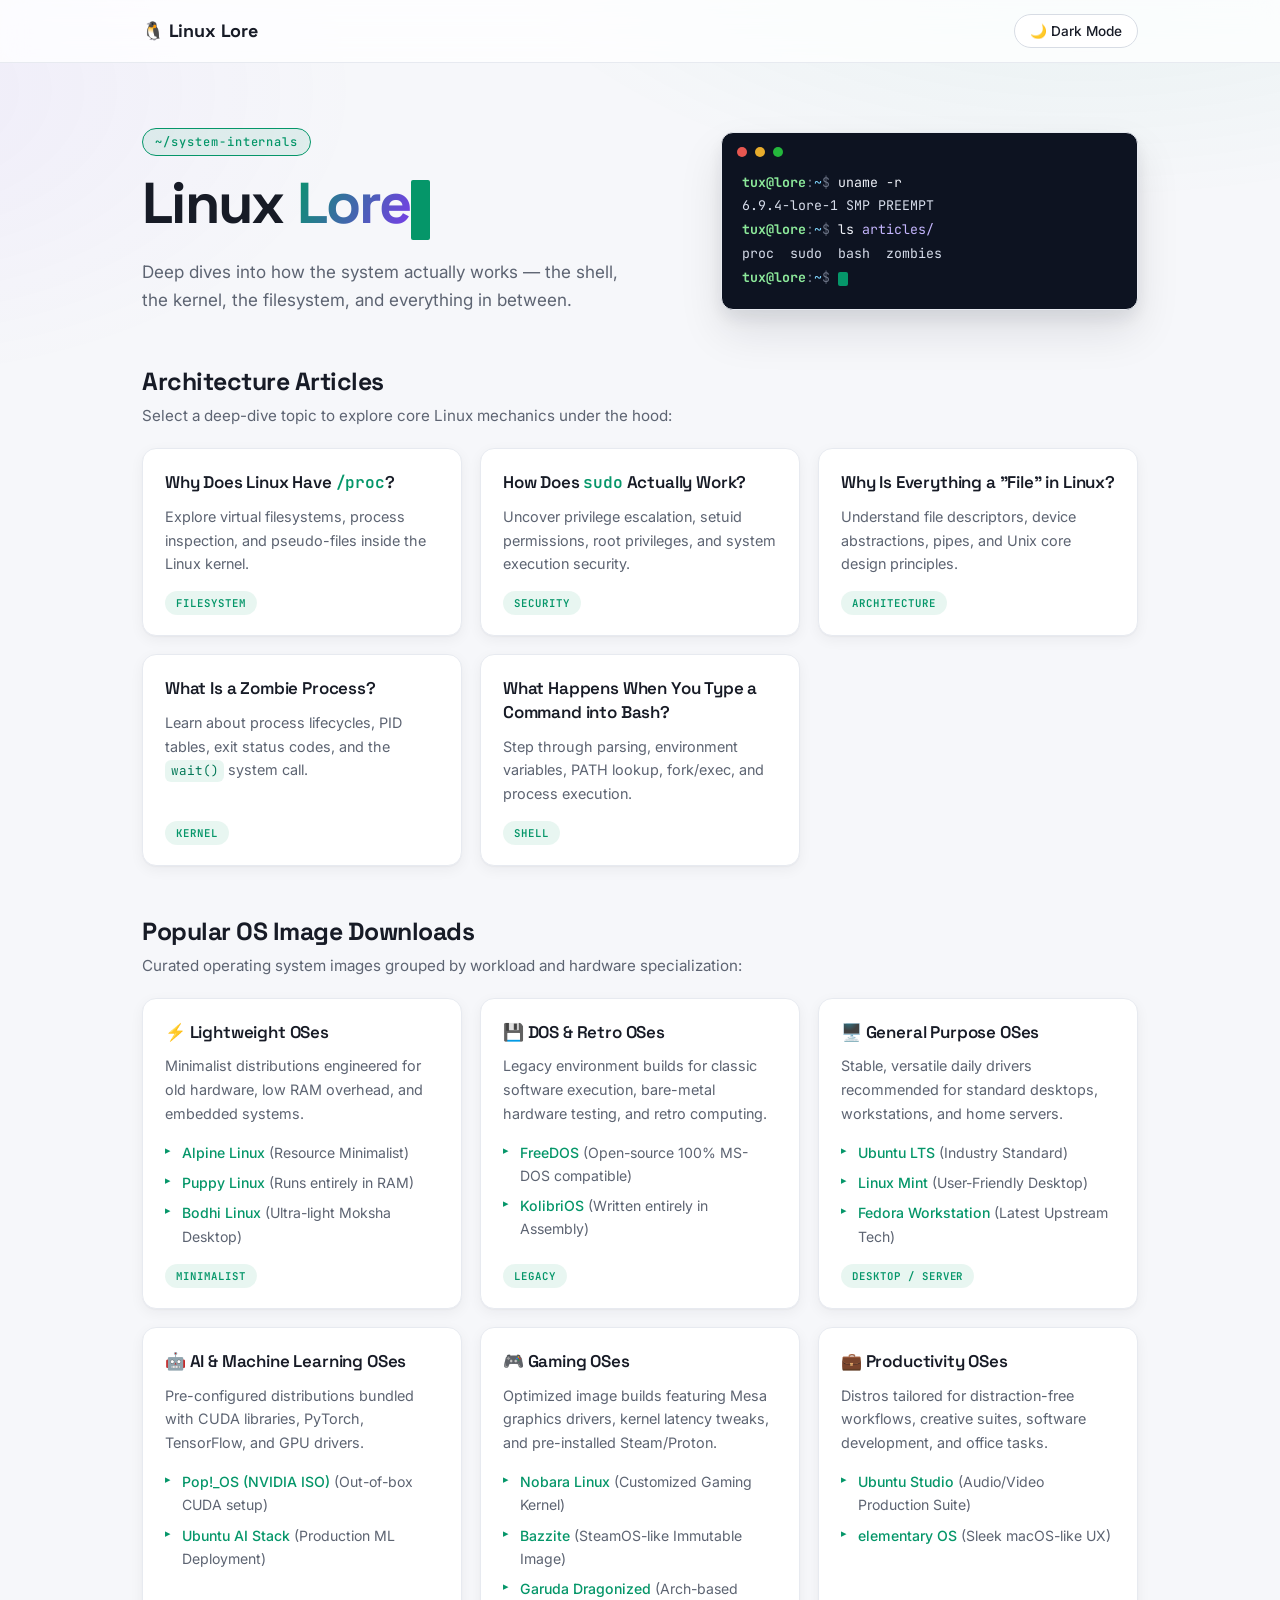
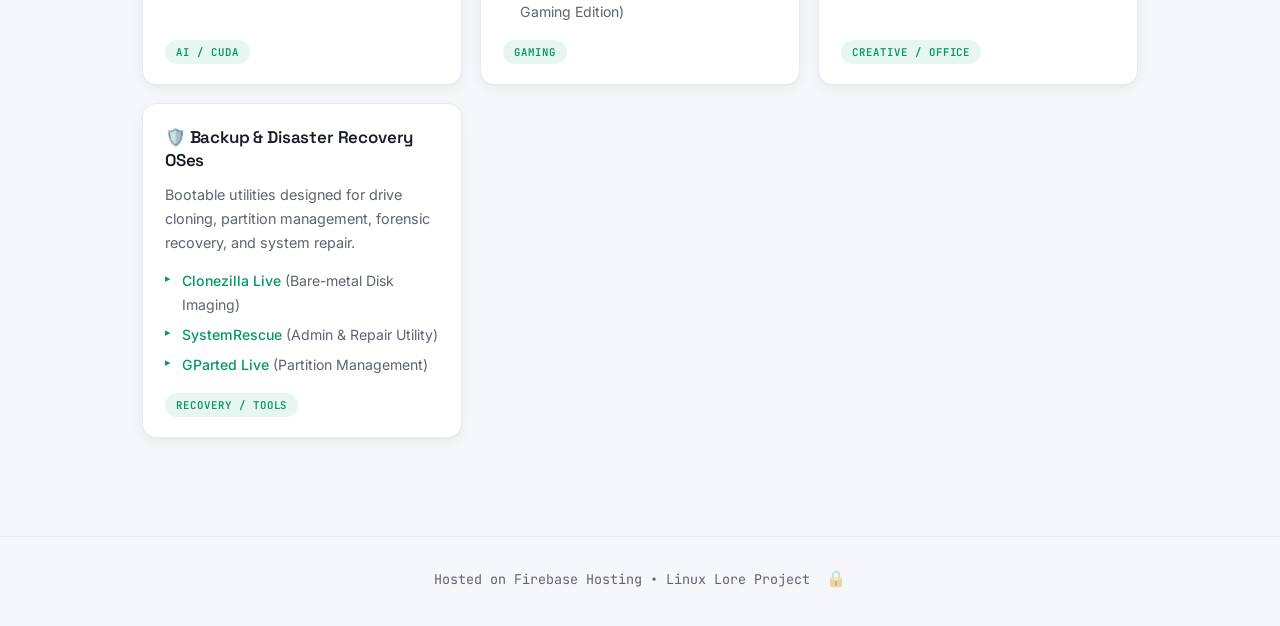
<file: index.html>
<!DOCTYPE html>
<html lang="en">
<head>
  <meta charset="UTF-8">
  <meta name="viewport" content="width=device-width, initial-scale=1.0">
  <link rel="icon" href="data:image/svg+xml,%3Csvg xmlns='http://www.w3.org/2000/svg' viewBox='0 0 100 100'%3E%3Ctext y='.9em' font-size='88'%3E🐧%3C/text%3E%3C/svg%3E">
  <title>Linux Lore — System Internals & OS Images</title>
  <meta name="description" content="Deep-dive articles on core Linux mechanics — /proc, sudo, the shell, zombie processes — plus curated OS image downloads.">
  <link rel="icon" href="data:image/svg+xml,%3Csvg xmlns='http://www.w3.org/2000/svg' viewBox='0 0 100 100'%3E%3Ctext y='.9em' font-size='88'%3E🐧%3C/text%3E%3C/svg%3E">
  <link rel="stylesheet" href="styles.css?v=5">
</head>
<body>

  <header>
    <div class="container header-content">
      <span class="back-link">🐧 Linux Lore</span>
      <button id="theme-toggle">🌙 Dark Mode</button>
    </div>
  </header>

  <main class="container home">

    <!-- Hero -->
    <section class="hero">
      <div class="hero-text">
        <span class="eyebrow">~/system-internals</span>
        <h1 class="hero-title">Linux <span class="gradient-word">Lore</span><span class="cursor" aria-hidden="true"></span></h1>
        <p class="hero-sub">Deep dives into how the system actually works — the shell, the kernel, the filesystem, and everything in between.</p>
      </div>
      <div class="hero-terminal" aria-hidden="true">
        <pre><code><span class="t-p">tux@lore</span><span class="t-m">:</span><span class="t-path">~</span><span class="t-m">$</span> <span class="t-cmd">uname -r</span>
6.9.4-lore-1 SMP PREEMPT
<span class="t-p">tux@lore</span><span class="t-m">:</span><span class="t-path">~</span><span class="t-m">$</span> <span class="t-cmd">ls <span class="t-flag">articles/</span></span>
proc  sudo  bash  zombies
<span class="t-p">tux@lore</span><span class="t-m">:</span><span class="t-path">~</span><span class="t-m">$</span> <span class="cursor"></span></code></pre>
      </div>
    </section>

    <!-- Section 1: Architecture Articles -->
    <section>
      <div class="section-head">
        <h2>Architecture Articles</h2>
        <p>Select a deep-dive topic to explore core Linux mechanics under the hood:</p>
      </div>

      <div class="card-grid">
        <a href="proc.html" class="card">
          <div>
            <h3>Why Does Linux Have <code>/proc</code>?</h3>
            <p>Explore virtual filesystems, process inspection, and pseudo-files inside the Linux kernel.</p>
          </div>
          <span class="tag">Filesystem</span>
        </a>

        <a href="sudo.html" class="card">
          <div>
            <h3>How Does <code>sudo</code> Actually Work?</h3>
            <p>Uncover privilege escalation, setuid permissions, root privileges, and system execution security.</p>
          </div>
          <span class="tag">Security</span>
        </a>

        <a href="everything-is-a-file.html" class="card">
          <div>
            <h3>Why Is Everything a "File" in Linux?</h3>
            <p>Understand file descriptors, device abstractions, pipes, and Unix core design principles.</p>
          </div>
          <span class="tag">Architecture</span>
        </a>

        <a href="zombie-processes.html" class="card">
          <div>
            <h3>What Is a Zombie Process?</h3>
            <p>Learn about process lifecycles, PID tables, exit status codes, and the <code>wait()</code> system call.</p>
          </div>
          <span class="tag">Kernel</span>
        </a>

        <a href="bash-command.html" class="card">
          <div>
            <h3>What Happens When You Type a Command into Bash?</h3>
            <p>Step through parsing, environment variables, PATH lookup, fork/exec, and process execution.</p>
          </div>
          <span class="tag">Shell</span>
        </a>
      </div>
    </section>

    <!-- Section 2: OS Image Downloads -->
    <section>
      <div class="section-head">
        <h2>Popular OS Image Downloads</h2>
        <p>Curated operating system images grouped by workload and hardware specialization:</p>
      </div>

      <div class="card-grid">
        <div class="card">
          <div>
            <h3>⚡ Lightweight OSes</h3>
            <p>Minimalist distributions engineered for old hardware, low RAM overhead, and embedded systems.</p>
            <ul>
              <li><a href="https://alpine-linux.org" target="_blank" rel="noopener">Alpine Linux</a> (Resource Minimalist)</li>
              <li><a href="https://puppylinux-woof-ce.github.io/" target="_blank" rel="noopener">Puppy Linux</a> (Runs entirely in RAM)</li>
              <li><a href="https://www.bodhilinux.com/" target="_blank" rel="noopener">Bodhi Linux</a> (Ultra-light Moksha Desktop)</li>
            </ul>
          </div>
          <span class="tag">Minimalist</span>
        </div>

        <div class="card">
          <div>
            <h3>💾 DOS & Retro OSes</h3>
            <p>Legacy environment builds for classic software execution, bare-metal hardware testing, and retro computing.</p>
            <ul>
              <li><a href="https://www.freedos.org/" target="_blank" rel="noopener">FreeDOS</a> (Open-source 100% MS-DOS compatible)</li>
              <li><a href="https://www.kolibrios.org/" target="_blank" rel="noopener">KolibriOS</a> (Written entirely in Assembly)</li>
            </ul>
          </div>
          <span class="tag">Legacy</span>
        </div>

        <div class="card">
          <div>
            <h3>🖥️ General Purpose OSes</h3>
            <p>Stable, versatile daily drivers recommended for standard desktops, workstations, and home servers.</p>
            <ul>
              <li><a href="https://ubuntu.com/download" target="_blank" rel="noopener">Ubuntu LTS</a> (Industry Standard)</li>
              <li><a href="https://linuxmint.com/" target="_blank" rel="noopener">Linux Mint</a> (User-Friendly Desktop)</li>
              <li><a href="https://getfedora.org/" target="_blank" rel="noopener">Fedora Workstation</a> (Latest Upstream Tech)</li>
            </ul>
          </div>
          <span class="tag">Desktop / Server</span>
        </div>

        <div class="card">
          <div>
            <h3>🤖 AI & Machine Learning OSes</h3>
            <p>Pre-configured distributions bundled with CUDA libraries, PyTorch, TensorFlow, and GPU drivers.</p>
            <ul>
              <li><a href="https://system76.com/pop" target="_blank" rel="noopener">Pop!_OS (NVIDIA ISO)</a> (Out-of-box CUDA setup)</li>
              <li><a href="https://ubuntu.com/appliance/ai" target="_blank" rel="noopener">Ubuntu AI Stack</a> (Production ML Deployment)</li>
            </ul>
          </div>
          <span class="tag">AI / CUDA</span>
        </div>

        <div class="card">
          <div>
            <h3>🎮 Gaming OSes</h3>
            <p>Optimized image builds featuring Mesa graphics drivers, kernel latency tweaks, and pre-installed Steam/Proton.</p>
            <ul>
              <li><a href="https://nobaraproject.org/" target="_blank" rel="noopener">Nobara Linux</a> (Customized Gaming Kernel)</li>
              <li><a href="https://bazzite.gg/" target="_blank" rel="noopener">Bazzite</a> (SteamOS-like Immutable Image)</li>
              <li><a href="https://garudalinux.org/" target="_blank" rel="noopener">Garuda Dragonized</a> (Arch-based Gaming Edition)</li>
            </ul>
          </div>
          <span class="tag">Gaming</span>
        </div>

        <div class="card">
          <div>
            <h3>💼 Productivity OSes</h3>
            <p>Distros tailored for distraction-free workflows, creative suites, software development, and office tasks.</p>
            <ul>
              <li><a href="https://ubuntustudio.org/" target="_blank" rel="noopener">Ubuntu Studio</a> (Audio/Video Production Suite)</li>
              <li><a href="https://elementary.io/" target="_blank" rel="noopener">elementary OS</a> (Sleek macOS-like UX)</li>
            </ul>
          </div>
          <span class="tag">Creative / Office</span>
        </div>

        <div class="card">
          <div>
            <h3>🛡️ Backup & Disaster Recovery OSes</h3>
            <p>Bootable utilities designed for drive cloning, partition management, forensic recovery, and system repair.</p>
            <ul>
              <li><a href="https://clonezilla.org/" target="_blank" rel="noopener">Clonezilla Live</a> (Bare-metal Disk Imaging)</li>
              <li><a href="https://www.system-rescue.org/" target="_blank" rel="noopener">SystemRescue</a> (Admin & Repair Utility)</li>
              <li><a href="https://gparted.org/livecd.php" target="_blank" rel="noopener">GParted Live</a> (Partition Management)</li>
            </ul>
          </div>
          <span class="tag">Recovery / Tools</span>
        </div>
      </div>
    </section>
  </main>

  <footer>
    <div class="container">
      <p>Hosted on Firebase Hosting • Linux Lore Project <button id="vault-trigger" aria-label="Open Secret Vault" title="???">🔒</button></p>
    </div>
  </footer>

  <!-- Secret Vault Panel -->
  <div id="secret-vault" class="vault-panel hidden" aria-hidden="true">
    <div class="vault-header">
      <h2>🕵️ Secret Vault: Terminal Pro-Tips</h2>
      <button id="vault-close" aria-label="Close Vault">&times;</button>
    </div>
    <div class="vault-body">
      <p class="vault-intro">You've unlocked the forbidden knowledge panel. Here are some secret Linux power-user suggestions:</p>

      <div class="suggestion-card">
        <span class="badge">Tip #1</span>
        <h3>Fix typos with <code>^old^new</code></h3>
        <p>Made a typo in your last command? Swap words instantly without retyping:</p>
        <pre><code>$ apt-get install nginx
$ ^install^remove</code></pre>
      </div>

      <div class="suggestion-card">
        <span class="badge">Tip #2</span>
        <h3>Run the previous command as root</h3>
        <p>Forgot <code>sudo</code> on a long command? Use <code>!!</code> to auto-insert it:</p>
        <pre><code>$ systemctl restart nginx
Permission denied.
$ sudo !!</code></pre>
      </div>

      <div class="suggestion-card">
        <span class="badge">Tip #3</span>
        <h3>Reuse the last argument with <code>!$</code></h3>
        <p>Pass the last argument from your previous command into the next:</p>
        <pre><code>$ mkdir -p /var/www/my-site
$ cd !$</code></pre>
      </div>

      <div class="suggestion-card">
        <span class="badge">Tip #4</span>
        <h3>Search command history instantly</h3>
        <p>Press <kbd>Ctrl</kbd> + <kbd>R</kbd> in your terminal and type to reverse-search every command you've ever run.</p>
      </div>
    </div>
  </div>

  <div id="vault-overlay" class="vault-overlay hidden"></div>

  <script src="script.js?v=7"></script>
</body>
</html>
</file>
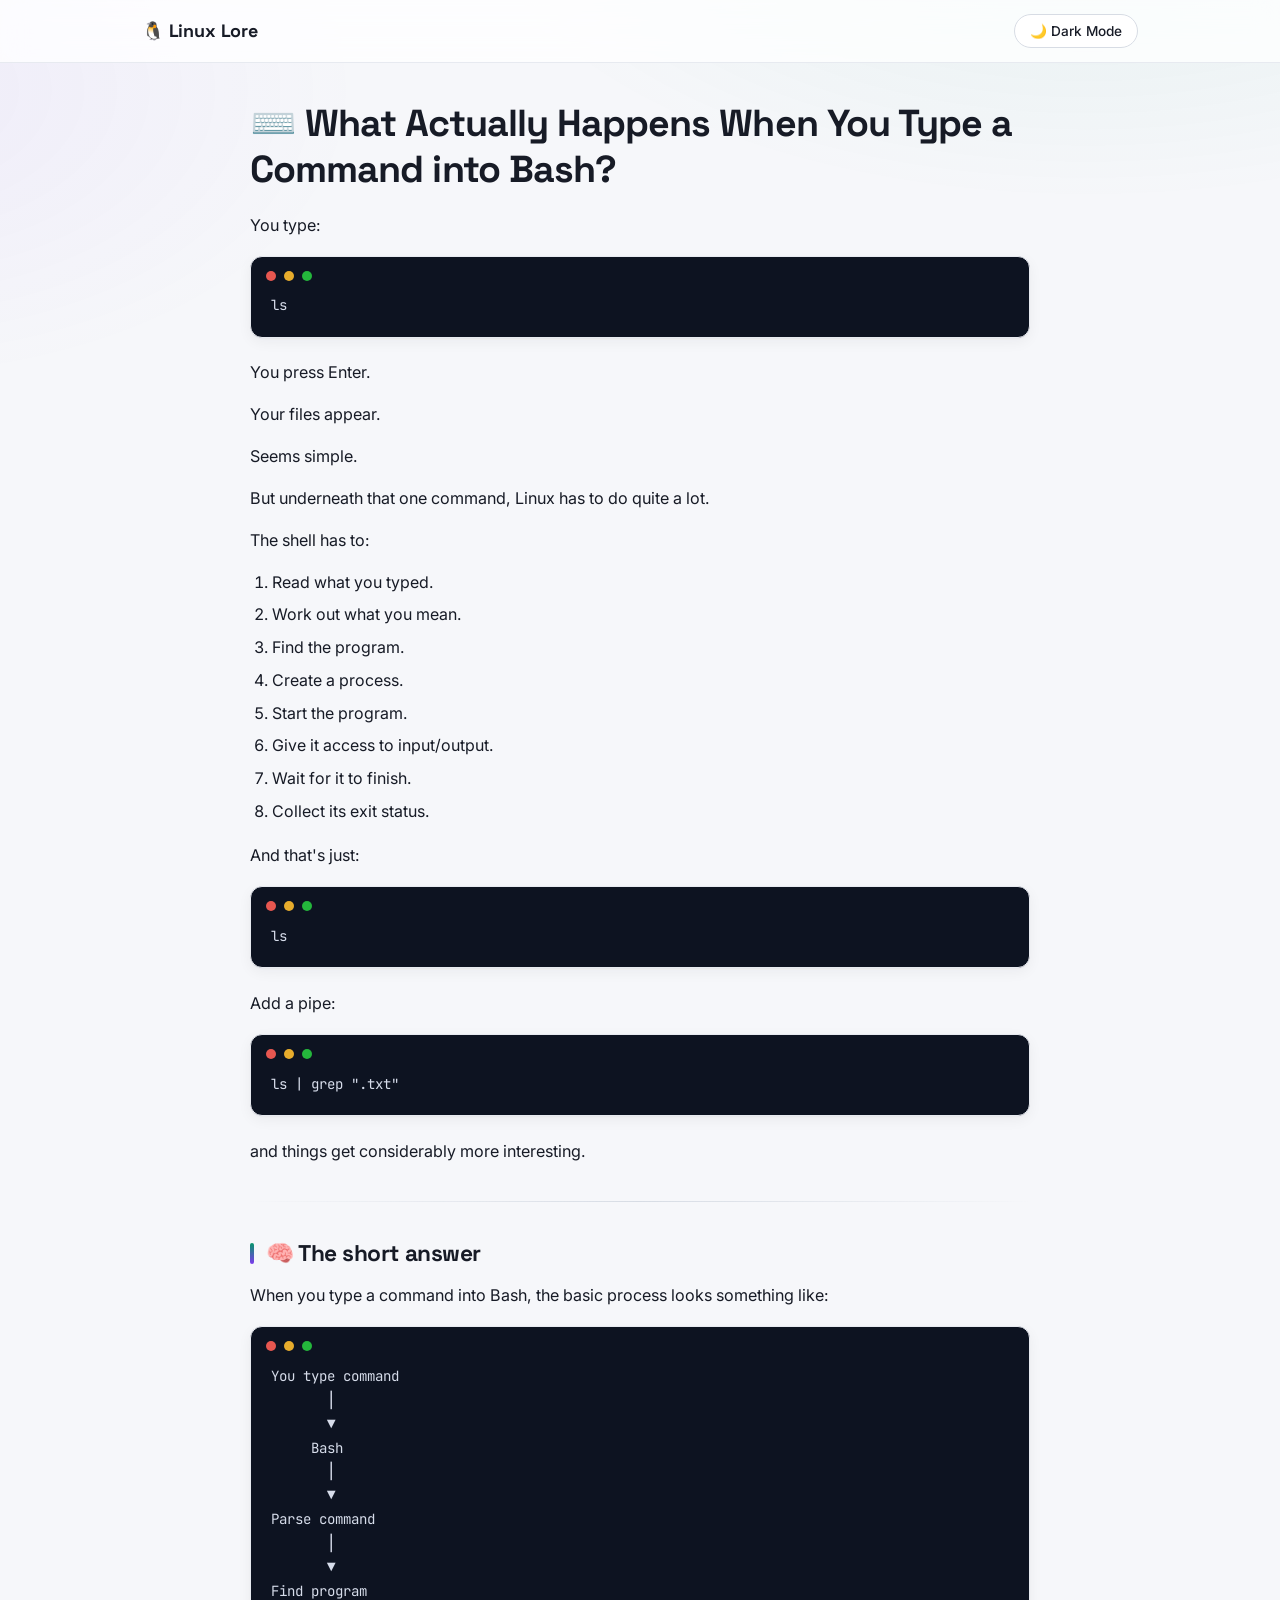
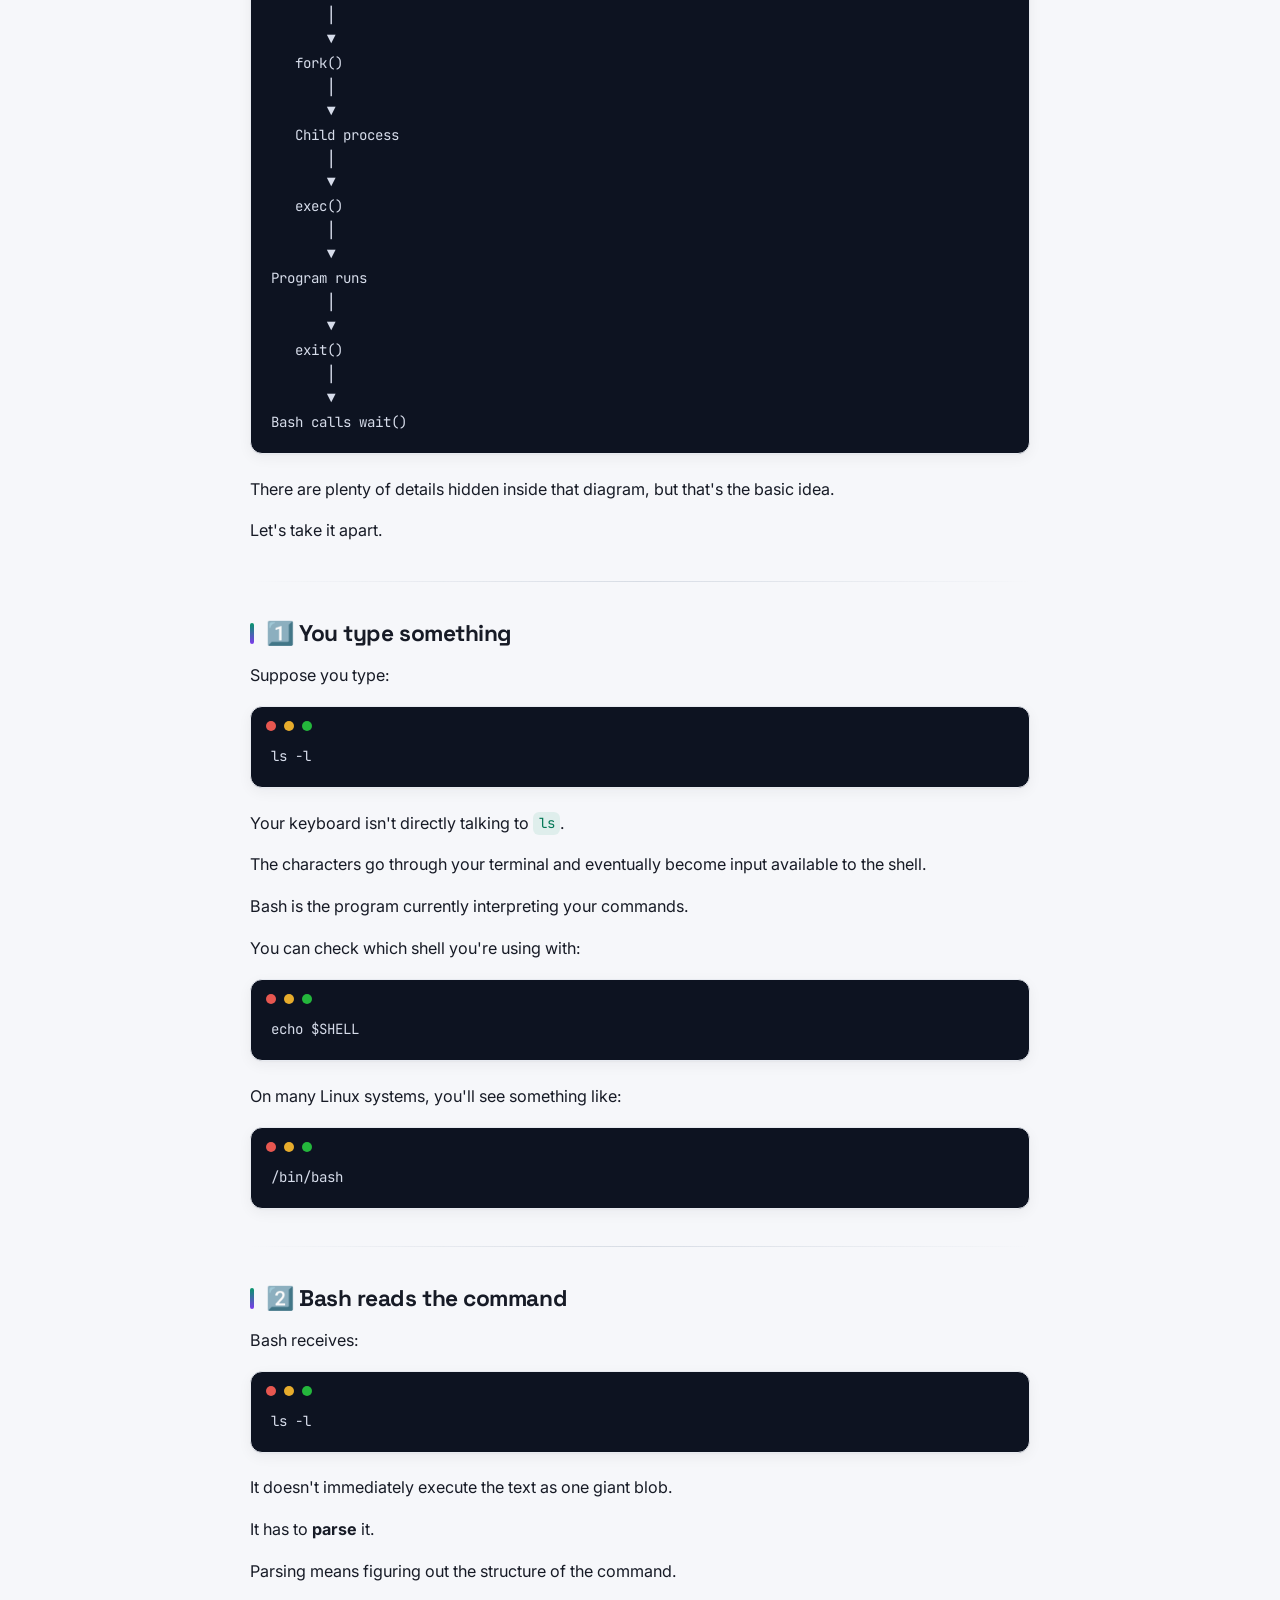
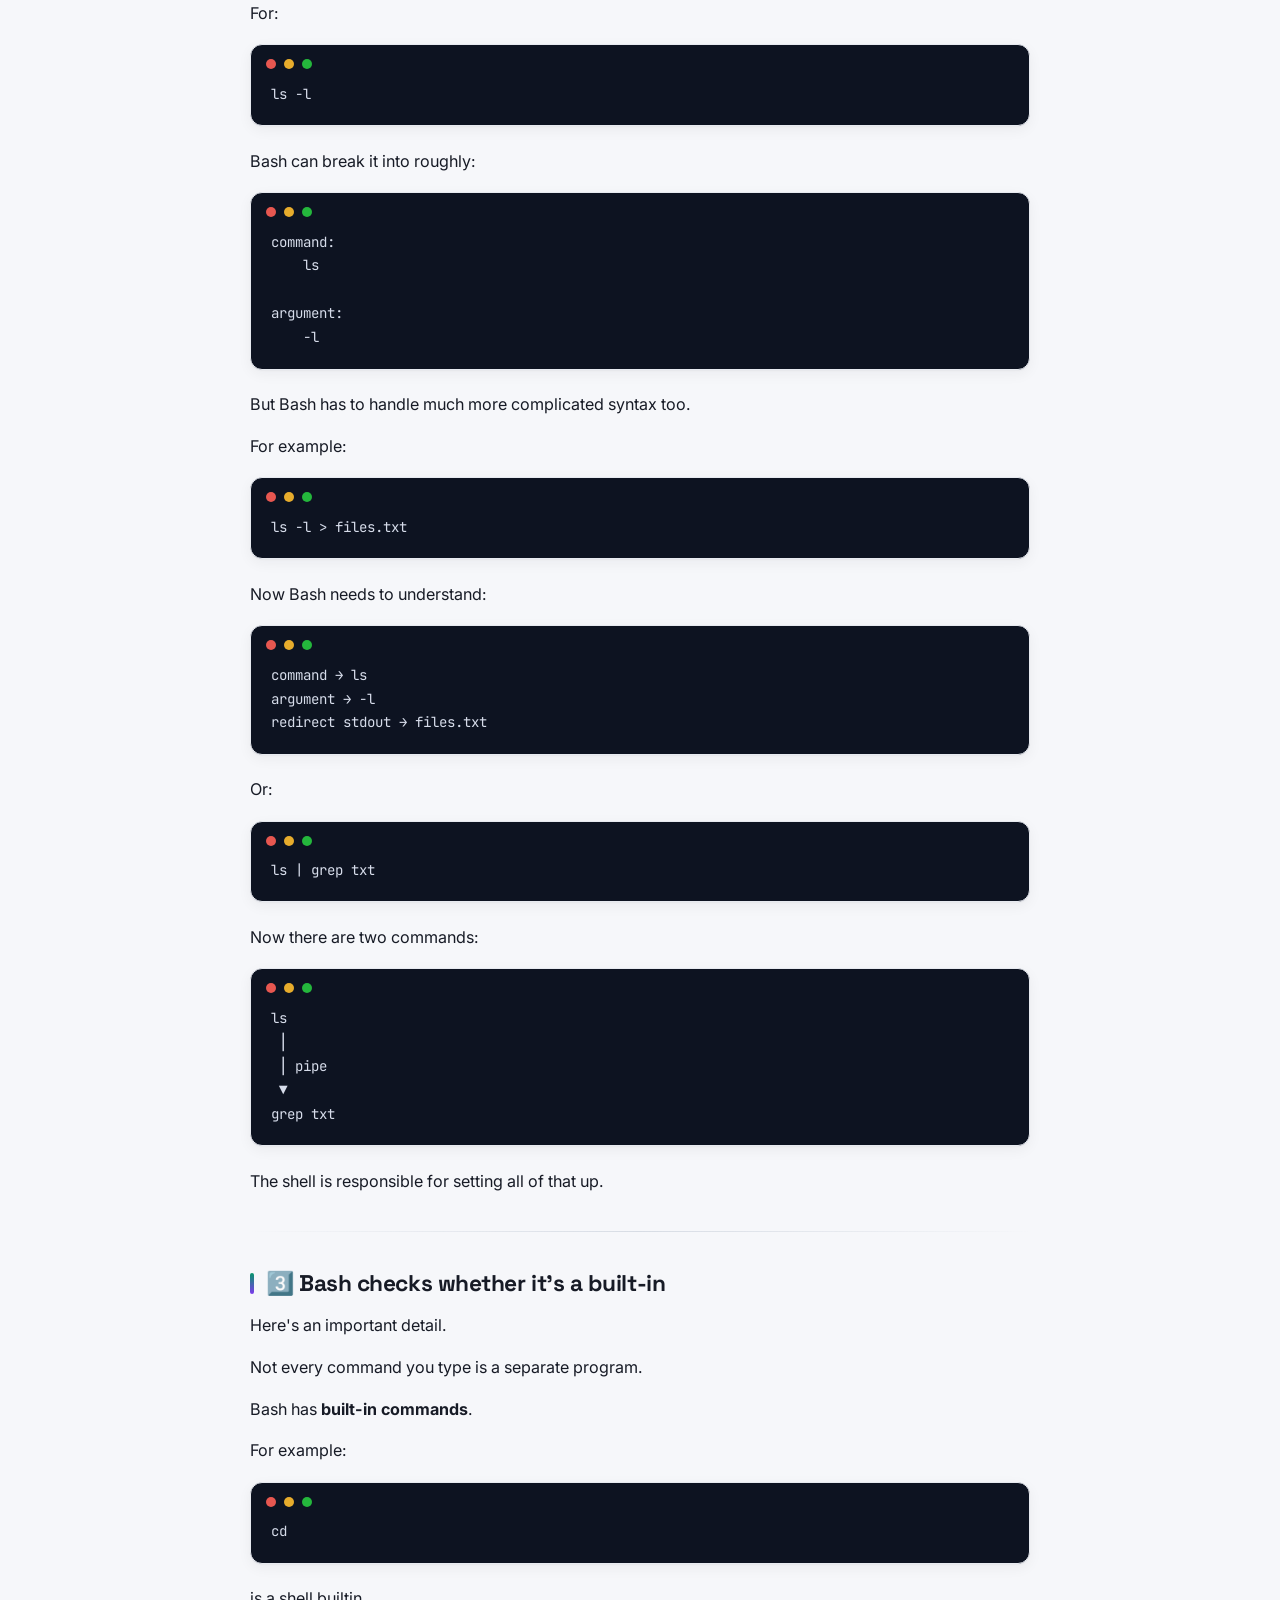
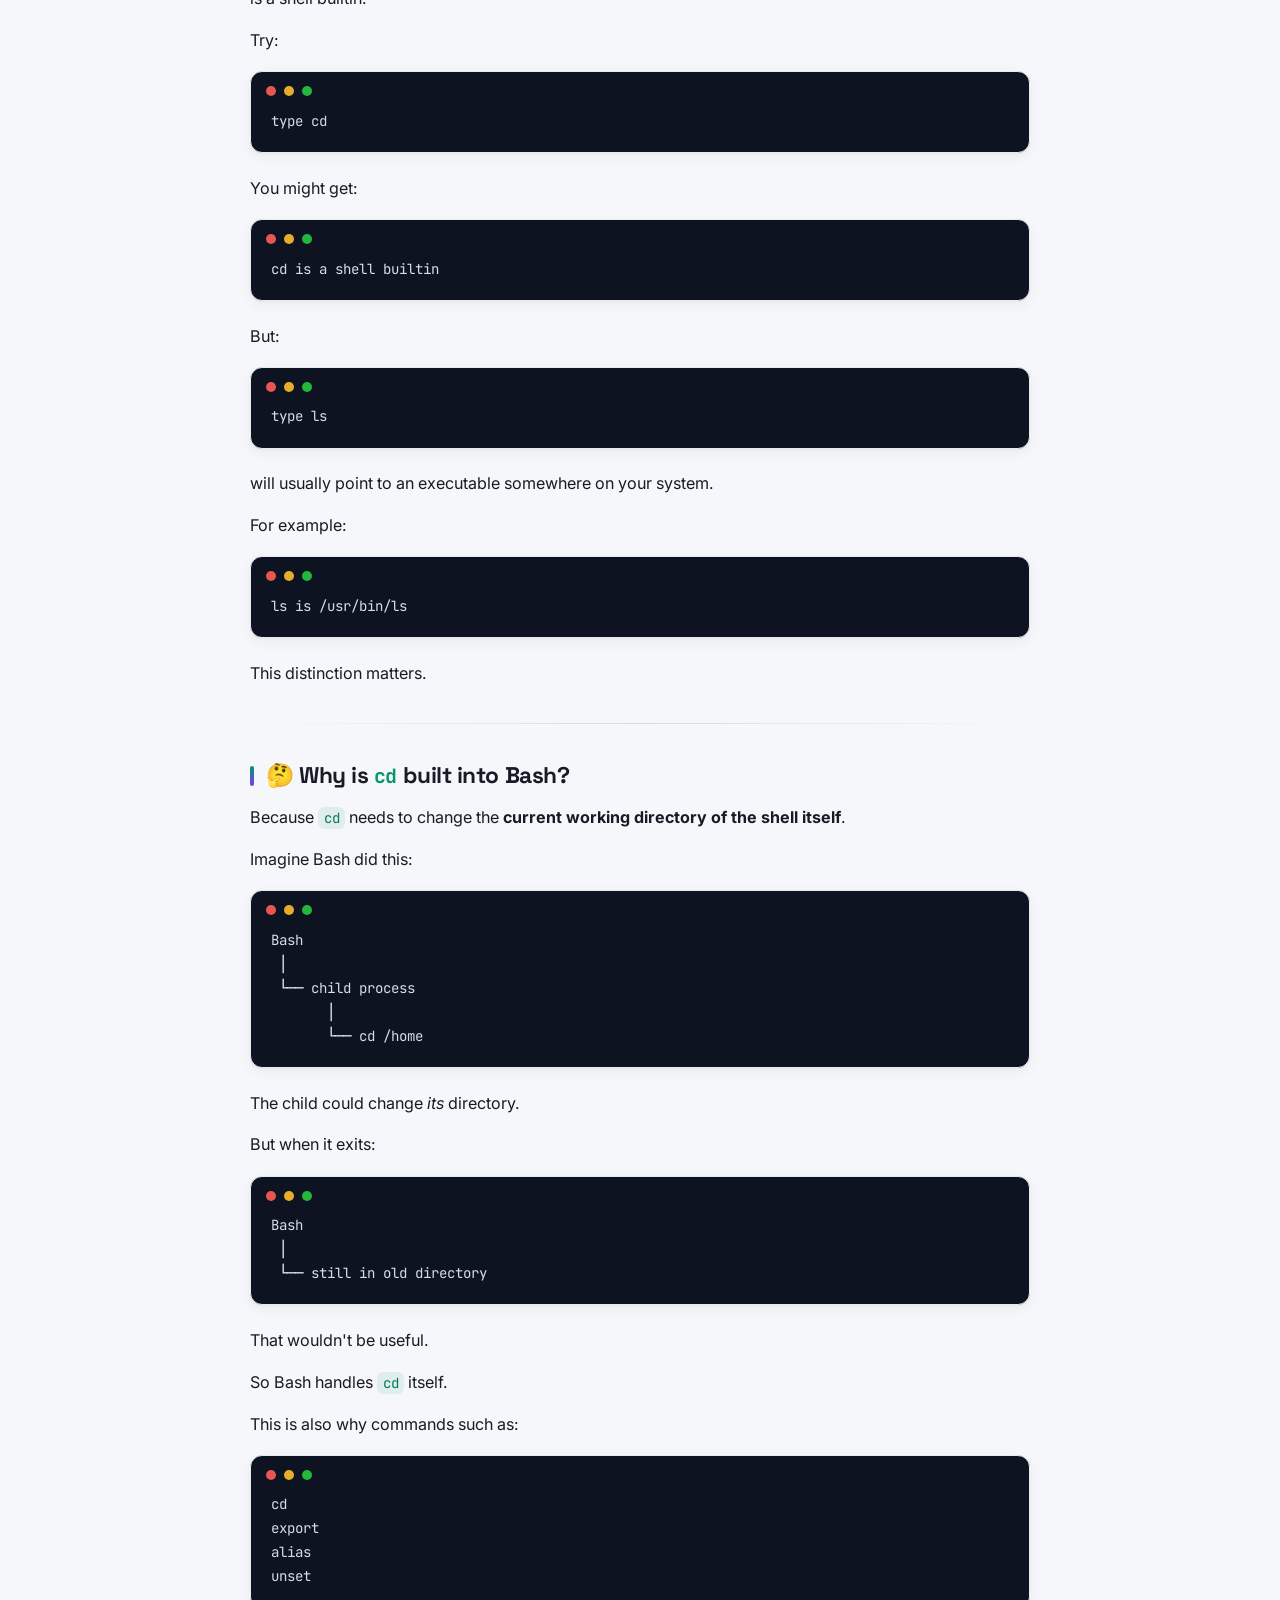
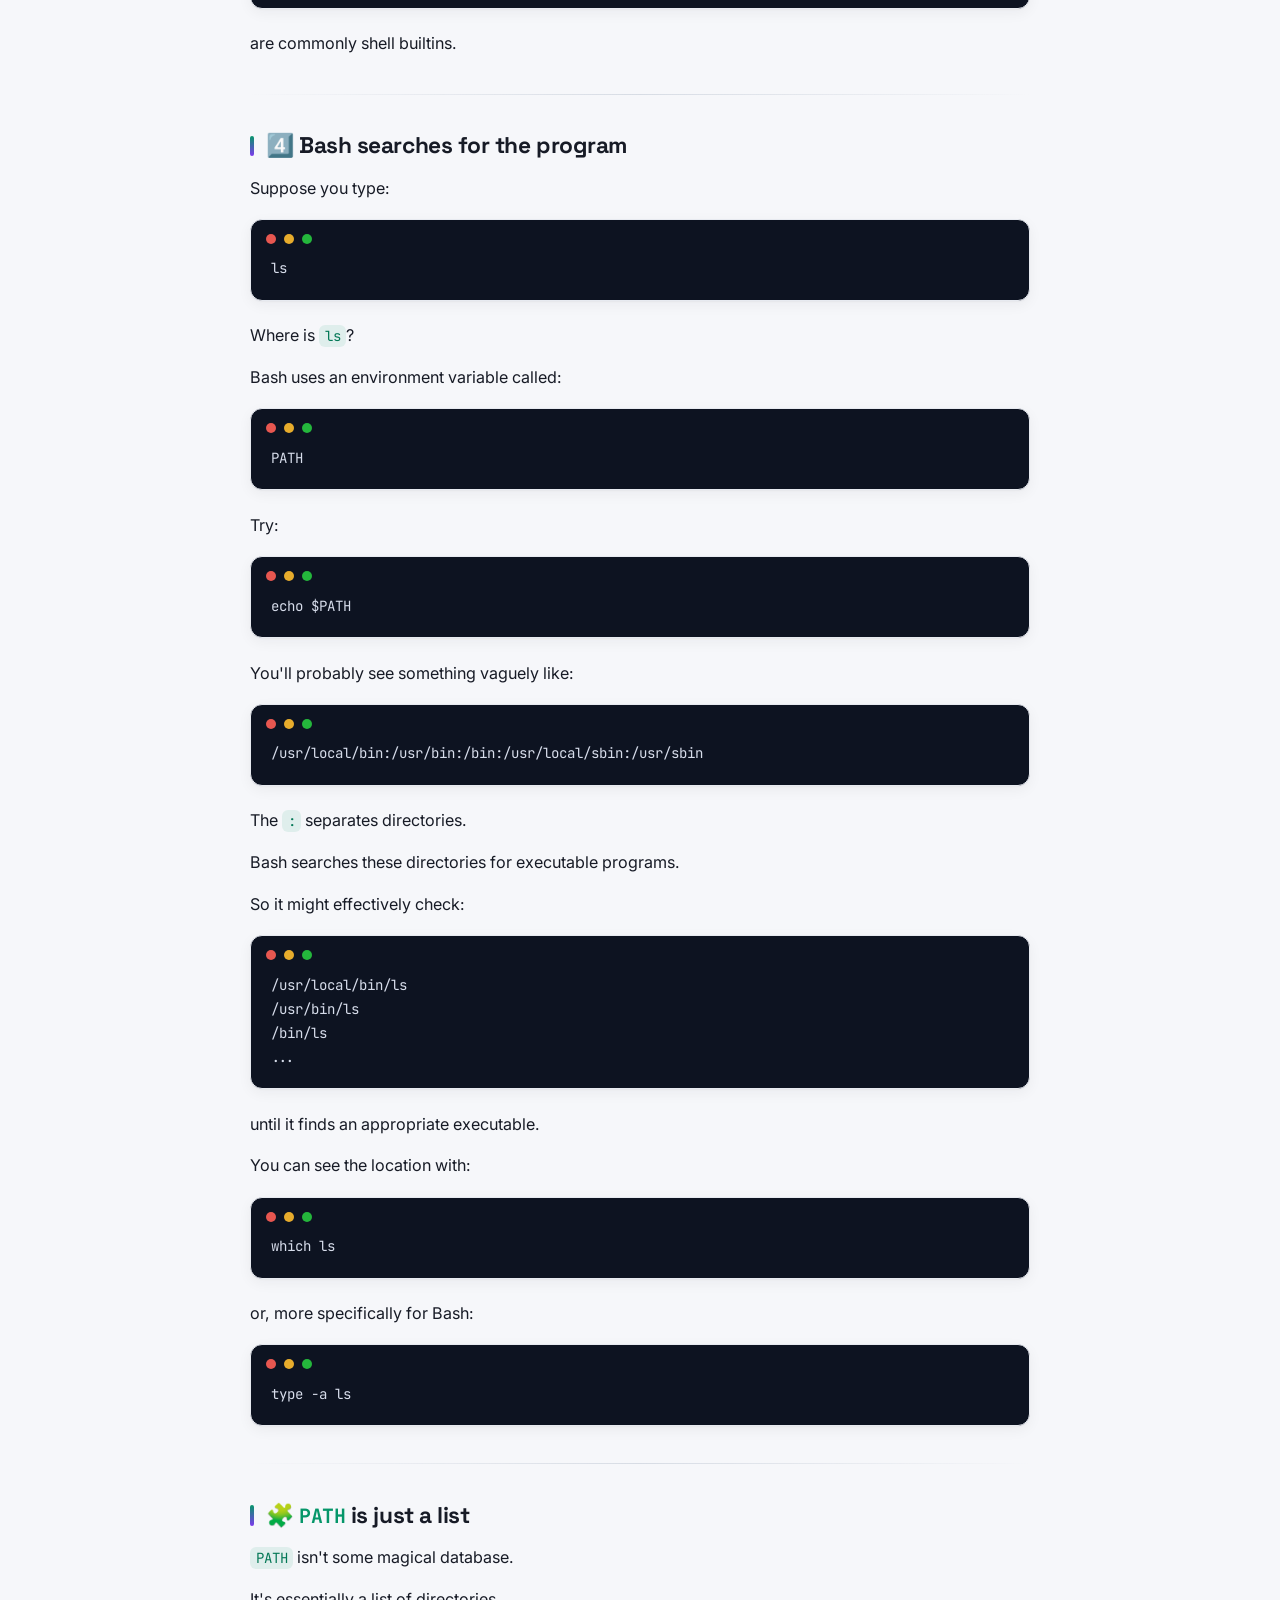
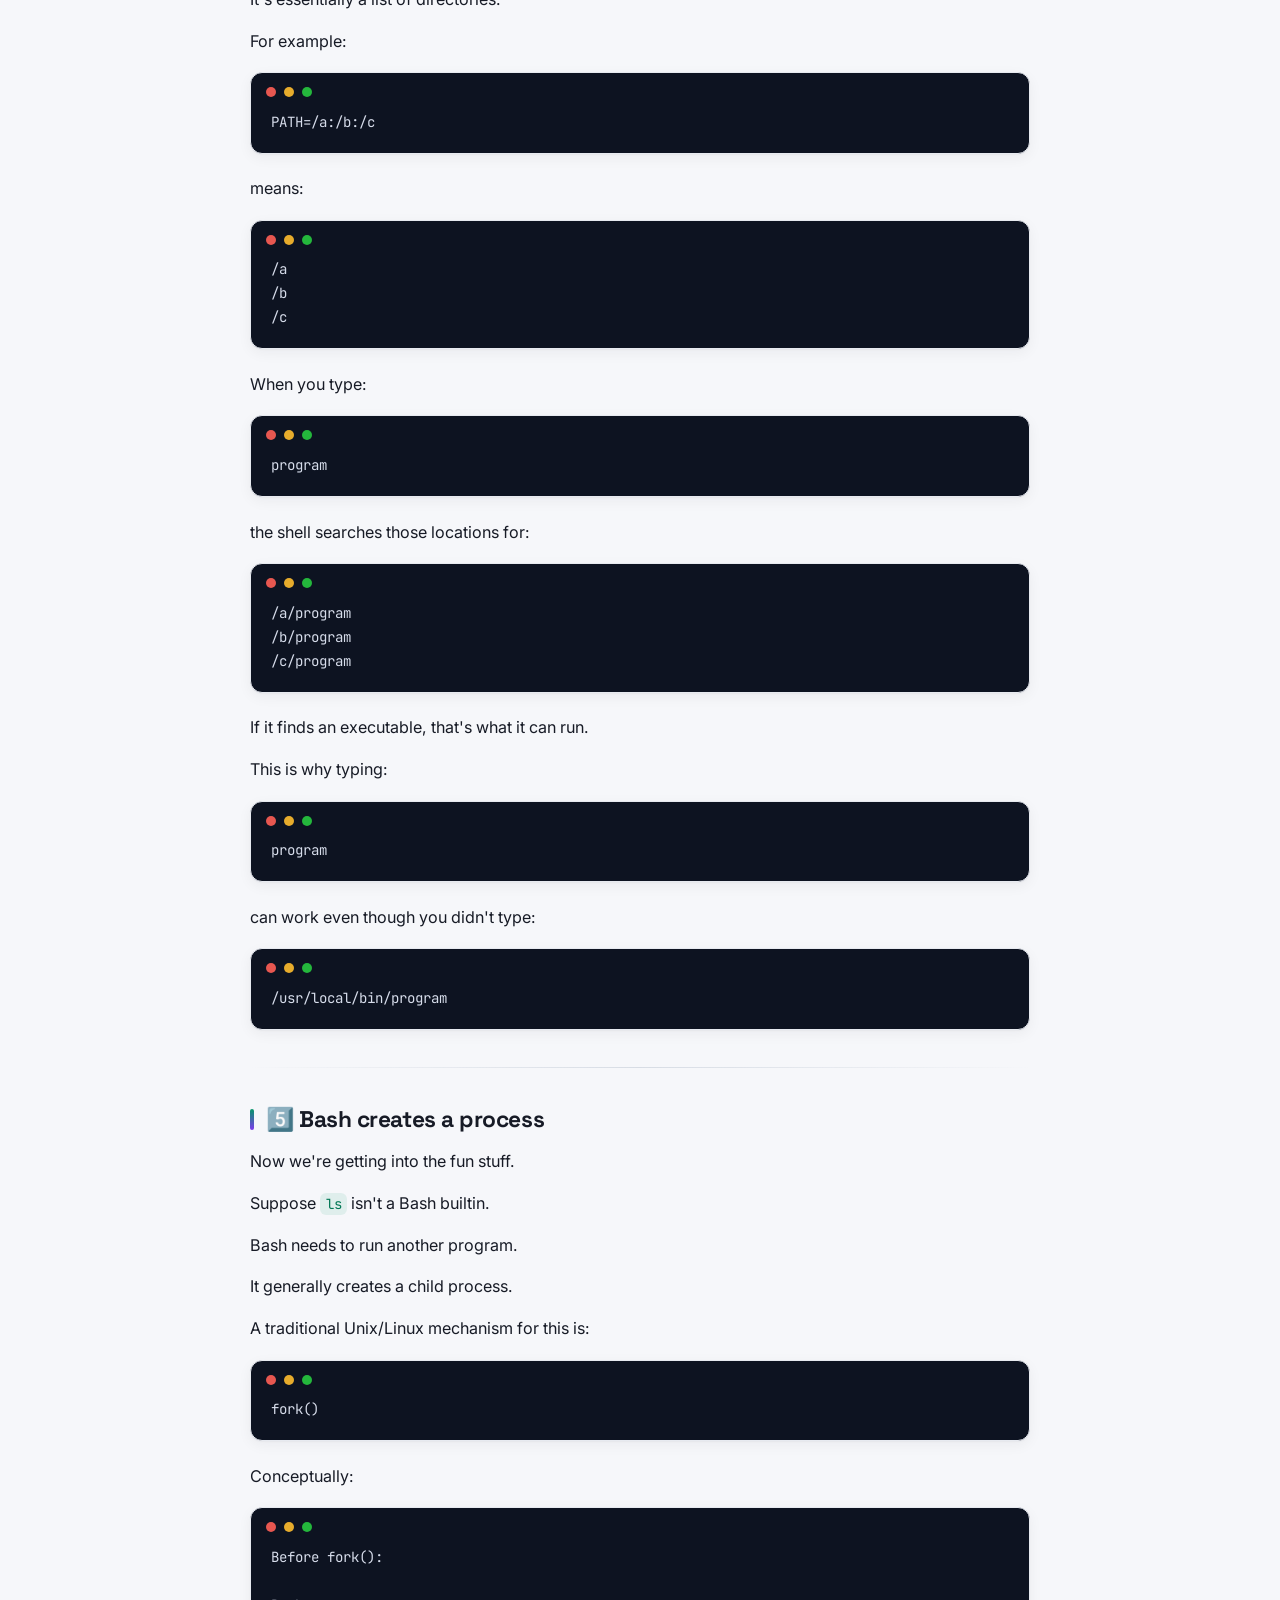
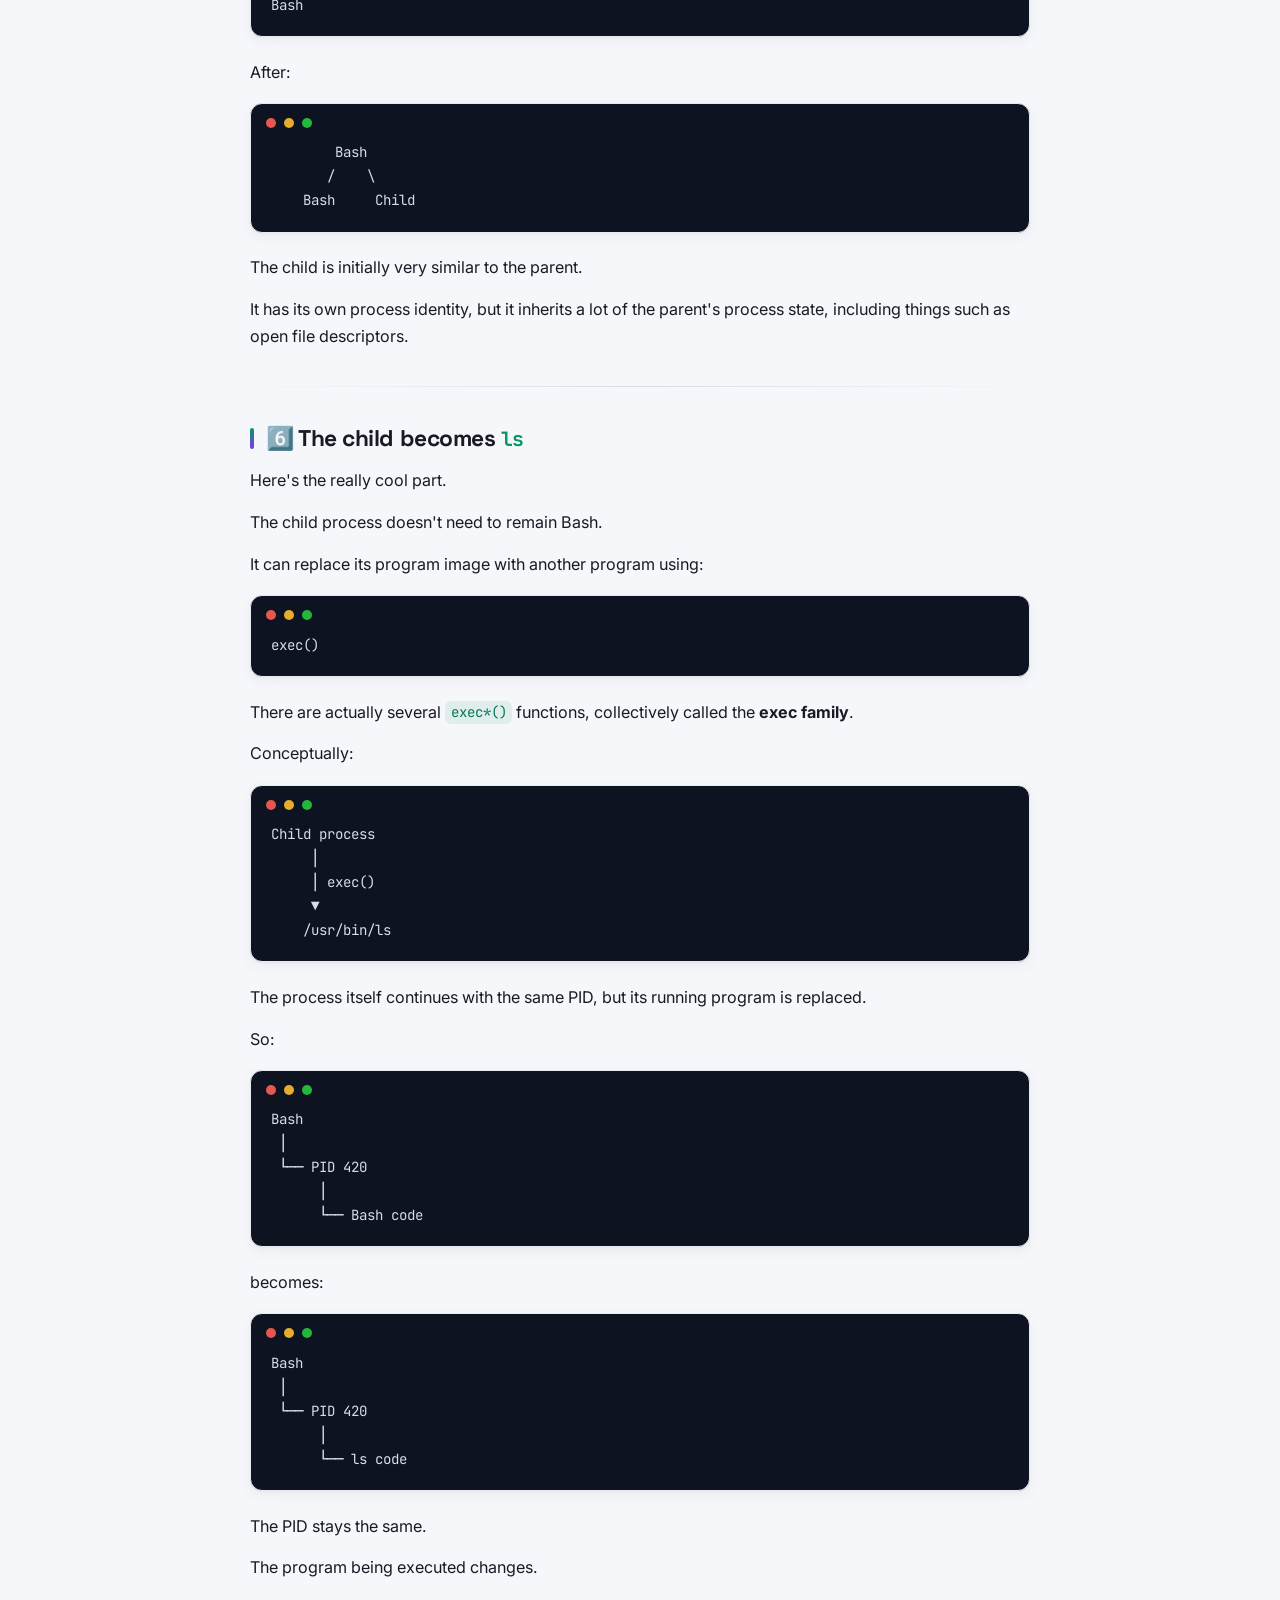
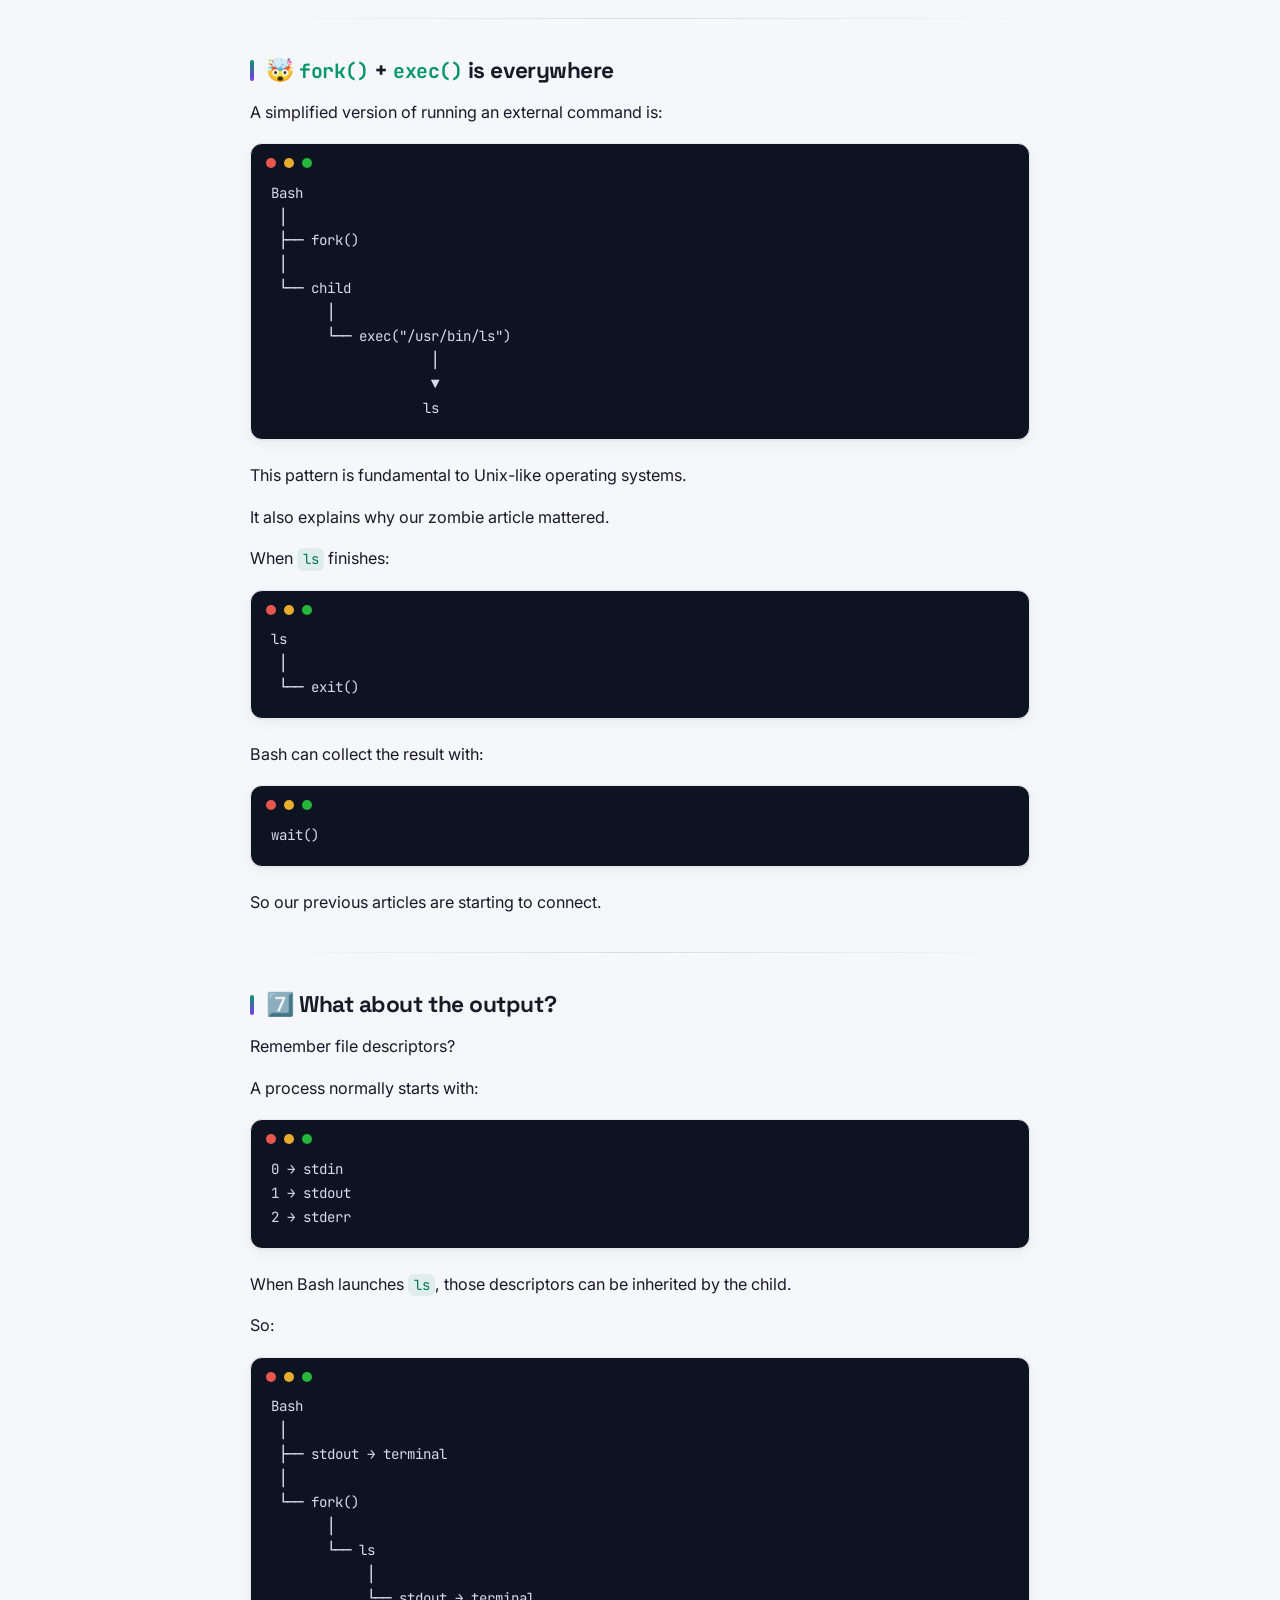
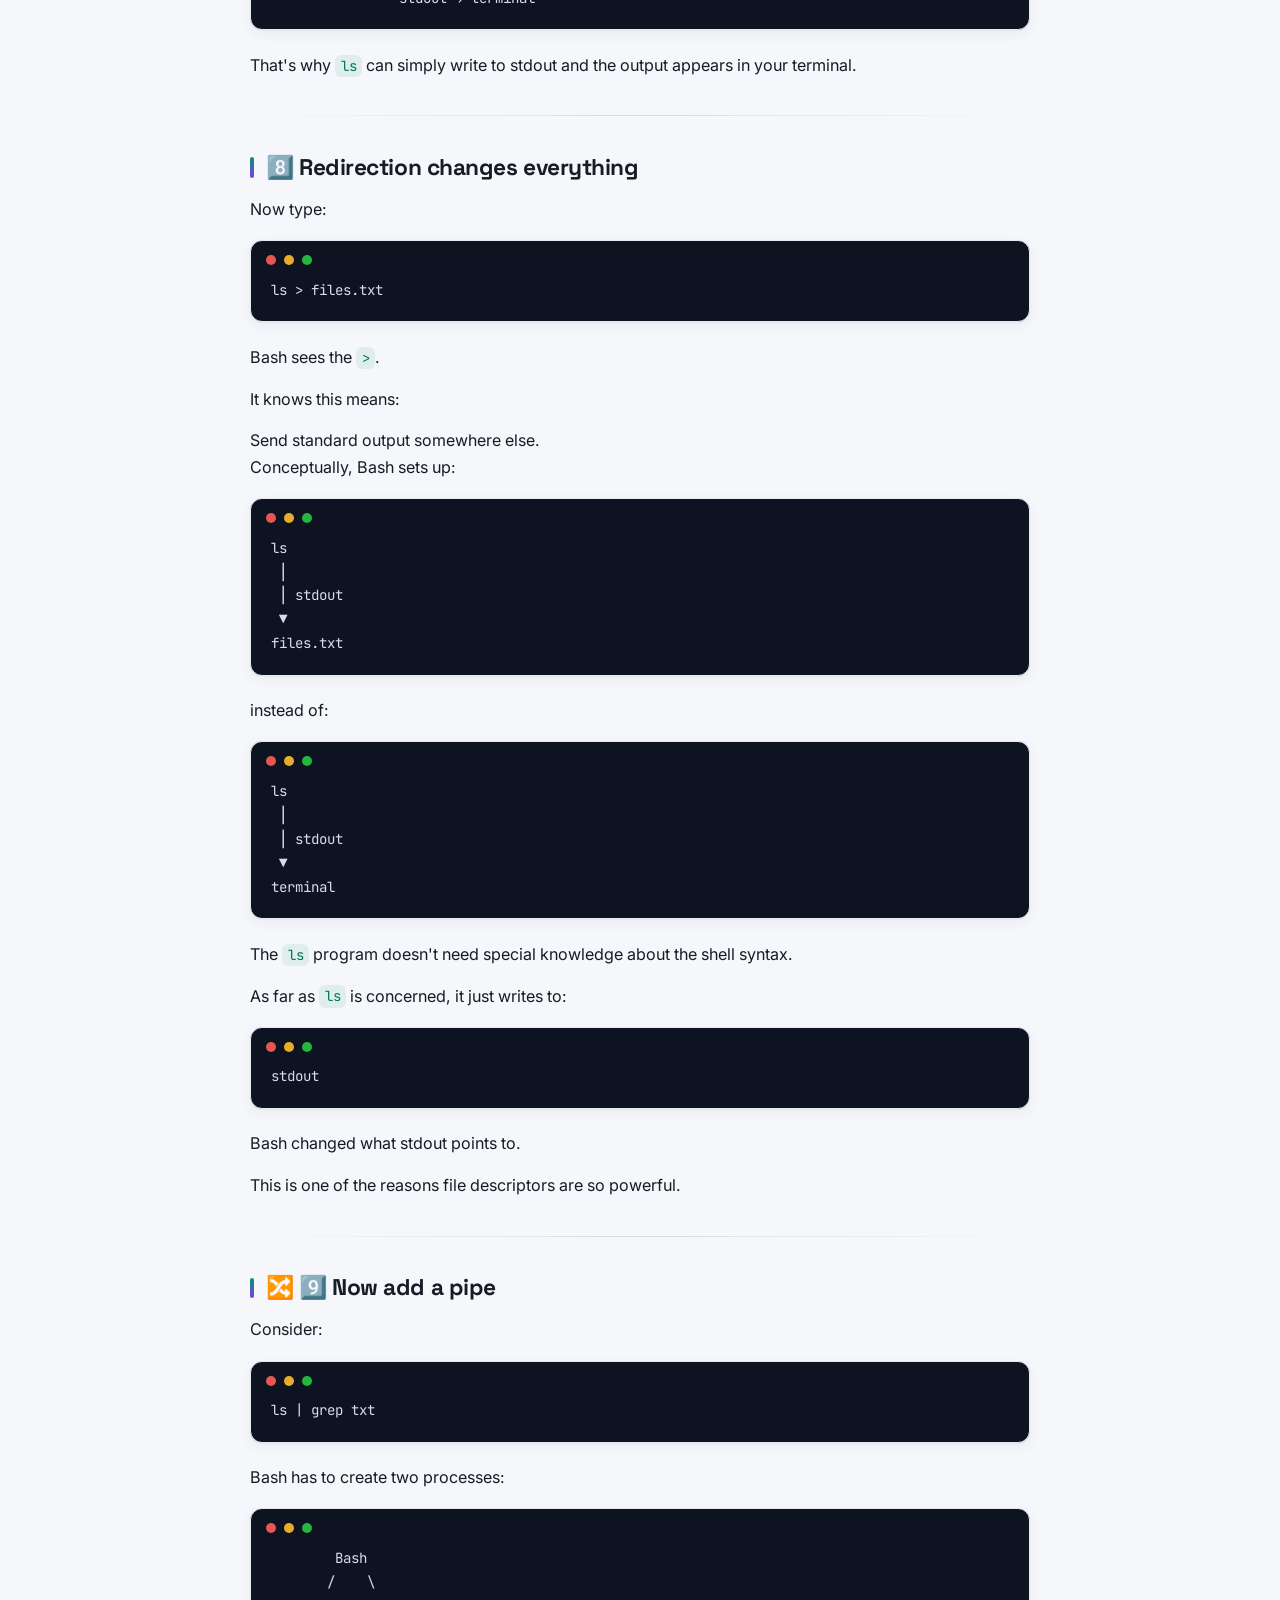
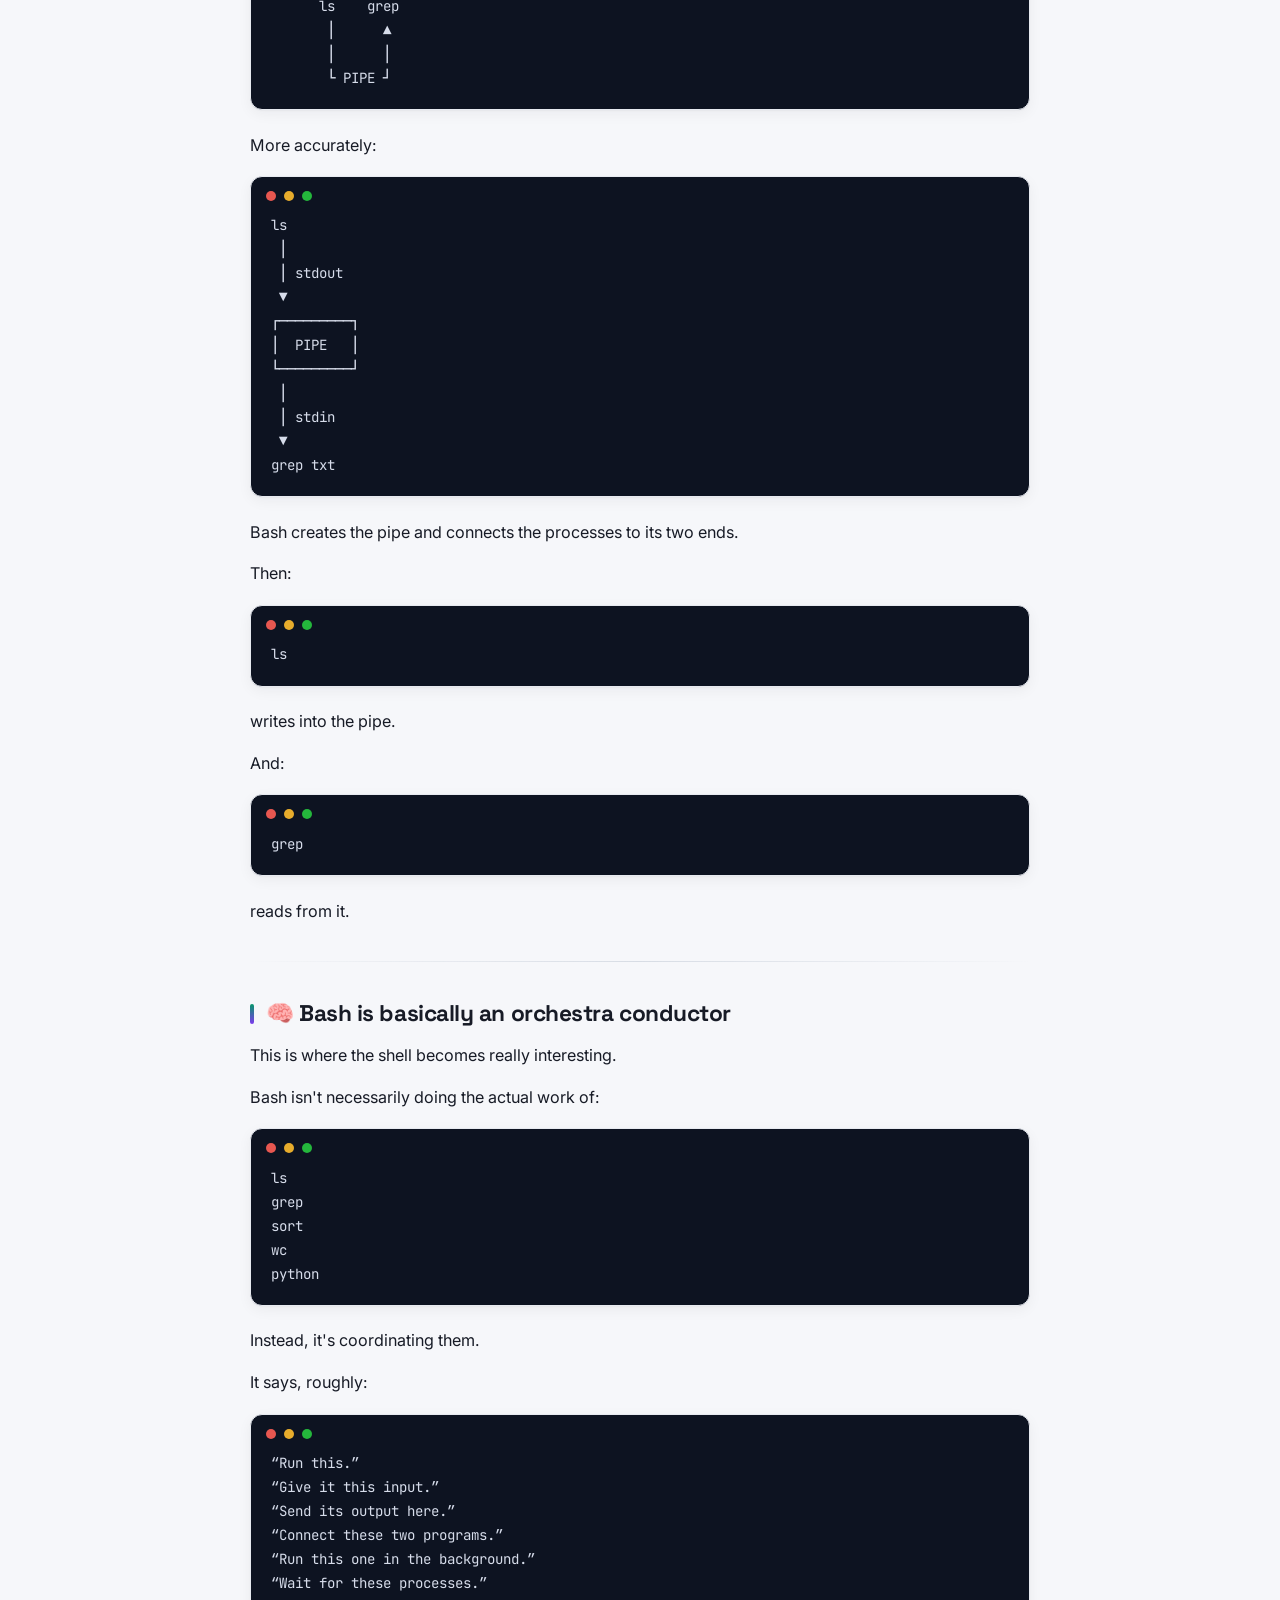
<file: bash-command.html>
<!DOCTYPE html>
<html lang="en">
<head>
  <meta charset="UTF-8">
  <meta name="viewport" content="width=device-width, initial-scale=1.0">
  <link rel="icon" href="data:image/svg+xml,%3Csvg xmlns='http://www.w3.org/2000/svg' viewBox='0 0 100 100'%3E%3Ctext y='.9em' font-size='88'%3E🐧%3C/text%3E%3C/svg%3E">
  <title>What Actually Happens When You Type a Command into Bash? — Linux Lore</title>
  <link rel="stylesheet" href="styles.css?v=5">
</head>
<body>

  <header>
    <div class="container header-content">
      <a href="index.html" class="back-link">🐧 Linux Lore</a>
      <button id="theme-toggle">🌙 Dark Mode</button>
    </div>
  </header>

  <main class="container article-body">
    <h1>⌨️ What Actually Happens When You Type a Command into Bash?</h1>

    <p>You type:</p>
    <pre><code>ls</code></pre>
    <p>You press Enter.</p>
    <p>Your files appear.</p>
    <p>Seems simple.</p>
    <p>But underneath that one command, Linux has to do quite a lot.</p>

    <p>The shell has to:</p>
    <ol>
      <li>Read what you typed.</li>
      <li>Work out what you mean.</li>
      <li>Find the program.</li>
      <li>Create a process.</li>
      <li>Start the program.</li>
      <li>Give it access to input/output.</li>
      <li>Wait for it to finish.</li>
      <li>Collect its exit status.</li>
    </ol>

    <p>And that's just:</p>
    <pre><code>ls</code></pre>

    <p>Add a pipe:</p>
    <pre><code>ls | grep ".txt"</code></pre>
    <p>and things get considerably more interesting.</p>

    <hr>

    <h2>🧠 The short answer</h2>
    <p>When you type a command into Bash, the basic process looks something like:</p>

    <pre><code>You type command
       │
       ▼
     Bash
       │
       ▼
Parse command
       │
       ▼
Find program
       │
       ▼
   fork()
       │
       ▼
   Child process
       │
       ▼
   exec()
       │
       ▼
Program runs
       │
       ▼
   exit()
       │
       ▼
Bash calls wait()</code></pre>

    <p>There are plenty of details hidden inside that diagram, but that's the basic idea.</p>
    <p>Let's take it apart.</p>

    <hr>

    <h2>1️⃣ You type something</h2>
    <p>Suppose you type:</p>
    <pre><code>ls -l</code></pre>
    <p>Your keyboard isn't directly talking to <code>ls</code>.</p>
    <p>The characters go through your terminal and eventually become input available to the shell.</p>
    <p>Bash is the program currently interpreting your commands.</p>
    <p>You can check which shell you're using with:</p>
    <pre><code>echo $SHELL</code></pre>
    <p>On many Linux systems, you'll see something like:</p>
    <pre><code>/bin/bash</code></pre>

    <hr>

    <h2>2️⃣ Bash reads the command</h2>
    <p>Bash receives:</p>
    <pre><code>ls -l</code></pre>
    <p>It doesn't immediately execute the text as one giant blob.</p>
    <p>It has to <strong>parse</strong> it.</p>
    <p>Parsing means figuring out the structure of the command.</p>
    <p>For:</p>
    <pre><code>ls -l</code></pre>
    <p>Bash can break it into roughly:</p>
    <pre><code>command:
    ls

argument:
    -l</code></pre>

    <p>But Bash has to handle much more complicated syntax too.</p>
    <p>For example:</p>
    <pre><code>ls -l > files.txt</code></pre>
    <p>Now Bash needs to understand:</p>
    <pre><code>command → ls
argument → -l
redirect stdout → files.txt</code></pre>

    <p>Or:</p>
    <pre><code>ls | grep txt</code></pre>
    <p>Now there are two commands:</p>
    <pre><code>ls
 │
 │ pipe
 ▼
grep txt</code></pre>
    <p>The shell is responsible for setting all of that up.</p>

    <hr>

    <h2>3️⃣ Bash checks whether it's a built-in</h2>
    <p>Here's an important detail.</p>
    <p>Not every command you type is a separate program.</p>
    <p>Bash has <strong>built-in commands</strong>.</p>
    <p>For example:</p>
    <pre><code>cd</code></pre>
    <p>is a shell builtin.</p>

    <p>Try:</p>
    <pre><code>type cd</code></pre>
    <p>You might get:</p>
    <pre><code>cd is a shell builtin</code></pre>

    <p>But:</p>
    <pre><code>type ls</code></pre>
    <p>will usually point to an executable somewhere on your system.</p>
    <p>For example:</p>
    <pre><code>ls is /usr/bin/ls</code></pre>
    <p>This distinction matters.</p>

    <hr>

    <h2>🤔 Why is <code>cd</code> built into Bash?</h2>
    <p>Because <code>cd</code> needs to change the <strong>current working directory of the shell itself</strong>.</p>
    <p>Imagine Bash did this:</p>
    <pre><code>Bash
 │
 └── child process
       │
       └── cd /home</code></pre>
    <p>The child could change <em>its</em> directory.</p>
    <p>But when it exits:</p>
    <pre><code>Bash
 │
 └── still in old directory</code></pre>
    <p>That wouldn't be useful.</p>
    <p>So Bash handles <code>cd</code> itself.</p>
    <p>This is also why commands such as:</p>
    <pre><code>cd
export
alias
unset</code></pre>
    <p>are commonly shell builtins.</p>

    <hr>

    <h2>4️⃣ Bash searches for the program</h2>
    <p>Suppose you type:</p>
    <pre><code>ls</code></pre>
    <p>Where is <code>ls</code>?</p>
    <p>Bash uses an environment variable called:</p>
    <pre><code>PATH</code></pre>
    <p>Try:</p>
    <pre><code>echo $PATH</code></pre>
    <p>You'll probably see something vaguely like:</p>
    <pre><code>/usr/local/bin:/usr/bin:/bin:/usr/local/sbin:/usr/sbin</code></pre>
    <p>The <code>:</code> separates directories.</p>
    <p>Bash searches these directories for executable programs.</p>
    <p>So it might effectively check:</p>
    <pre><code>/usr/local/bin/ls
/usr/bin/ls
/bin/ls
...</code></pre>
    <p>until it finds an appropriate executable.</p>
    <p>You can see the location with:</p>
    <pre><code>which ls</code></pre>
    <p>or, more specifically for Bash:</p>
    <pre><code>type -a ls</code></pre>

    <hr>

    <h2>🧩 <code>PATH</code> is just a list</h2>
    <p><code>PATH</code> isn't some magical database.</p>
    <p>It's essentially a list of directories.</p>
    <p>For example:</p>
    <pre><code>PATH=/a:/b:/c</code></pre>
    <p>means:</p>
    <pre><code>/a
/b
/c</code></pre>
    <p>When you type:</p>
    <pre><code>program</code></pre>
    <p>the shell searches those locations for:</p>
    <pre><code>/a/program
/b/program
/c/program</code></pre>
    <p>If it finds an executable, that's what it can run.</p>
    <p>This is why typing:</p>
    <pre><code>program</code></pre>
    <p>can work even though you didn't type:</p>
    <pre><code>/usr/local/bin/program</code></pre>

    <hr>

    <h2>5️⃣ Bash creates a process</h2>
    <p>Now we're getting into the fun stuff.</p>
    <p>Suppose <code>ls</code> isn't a Bash builtin.</p>
    <p>Bash needs to run another program.</p>
    <p>It generally creates a child process.</p>
    <p>A traditional Unix/Linux mechanism for this is:</p>
    <pre><code>fork()</code></pre>

    <p>Conceptually:</p>
    <pre><code>Before fork():

Bash</code></pre>
    <p>After:</p>
    <pre><code>        Bash
       /    \
    Bash     Child</code></pre>

    <p>The child is initially very similar to the parent.</p>
    <p>It has its own process identity, but it inherits a lot of the parent's process state, including things such as open file descriptors.</p>

    <hr>

    <h2>6️⃣ The child becomes <code>ls</code></h2>
    <p>Here's the really cool part.</p>
    <p>The child process doesn't need to remain Bash.</p>
    <p>It can replace its program image with another program using:</p>
    <pre><code>exec()</code></pre>
    <p>There are actually several <code>exec*()</code> functions, collectively called the <strong>exec family</strong>.</p>

    <p>Conceptually:</p>
    <pre><code>Child process
     │
     │ exec()
     ▼
    /usr/bin/ls</code></pre>

    <p>The process itself continues with the same PID, but its running program is replaced.</p>
    <p>So:</p>
    <pre><code>Bash
 │
 └── PID 420
      │
      └── Bash code</code></pre>
    <p>becomes:</p>
    <pre><code>Bash
 │
 └── PID 420
      │
      └── ls code</code></pre>

    <p>The PID stays the same.</p>
    <p>The program being executed changes.</p>

    <hr>

    <h2>🤯 <code>fork()</code> + <code>exec()</code> is everywhere</h2>
    <p>A simplified version of running an external command is:</p>
    <pre><code>Bash
 │
 ├── fork()
 │
 └── child
       │
       └── exec("/usr/bin/ls")
                    │
                    ▼
                   ls</code></pre>

    <p>This pattern is fundamental to Unix-like operating systems.</p>
    <p>It also explains why our zombie article mattered.</p>
    <p>When <code>ls</code> finishes:</p>
    <pre><code>ls
 │
 └── exit()</code></pre>

    <p>Bash can collect the result with:</p>
    <pre><code>wait()</code></pre>
    <p>So our previous articles are starting to connect.</p>

    <hr>

    <h2>7️⃣ What about the output?</h2>
    <p>Remember file descriptors?</p>
    <p>A process normally starts with:</p>
    <pre><code>0 → stdin
1 → stdout
2 → stderr</code></pre>

    <p>When Bash launches <code>ls</code>, those descriptors can be inherited by the child.</p>
    <p>So:</p>
    <pre><code>Bash
 │
 ├── stdout → terminal
 │
 └── fork()
       │
       └── ls
            │
            └── stdout → terminal</code></pre>

    <p>That's why <code>ls</code> can simply write to stdout and the output appears in your terminal.</p>

    <hr>

    <h2>8️⃣ Redirection changes everything</h2>
    <p>Now type:</p>
    <pre><code>ls > files.txt</code></pre>
    <p>Bash sees the <code>></code>.</p>
    <p>It knows this means:</p>
    <blockquote>Send standard output somewhere else.</blockquote>

    <p>Conceptually, Bash sets up:</p>
    <pre><code>ls
 │
 │ stdout
 ▼
files.txt</code></pre>
    <p>instead of:</p>
    <pre><code>ls
 │
 │ stdout
 ▼
terminal</code></pre>

    <p>The <code>ls</code> program doesn't need special knowledge about the shell syntax.</p>
    <p>As far as <code>ls</code> is concerned, it just writes to:</p>
    <pre><code>stdout</code></pre>
    <p>Bash changed what stdout points to.</p>
    <p>This is one of the reasons file descriptors are so powerful.</p>

    <hr>

    <h2>🔀 9️⃣ Now add a pipe</h2>
    <p>Consider:</p>
    <pre><code>ls | grep txt</code></pre>

    <p>Bash has to create two processes:</p>
    <pre><code>        Bash
       /    \
      ls    grep
       │      ▲
       │      │
       └ PIPE ┘</code></pre>

    <p>More accurately:</p>
    <pre><code>ls
 │
 │ stdout
 ▼
┌─────────┐
│  PIPE   │
└─────────┘
 │
 │ stdin
 ▼
grep txt</code></pre>

    <p>Bash creates the pipe and connects the processes to its two ends.</p>
    <p>Then:</p>
    <pre><code>ls</code></pre>
    <p>writes into the pipe.</p>
    <p>And:</p>
    <pre><code>grep</code></pre>
    <p>reads from it.</p>

    <hr>

    <h2>🧠 Bash is basically an orchestra conductor</h2>
    <p>This is where the shell becomes really interesting.</p>
    <p>Bash isn't necessarily doing the actual work of:</p>
    <pre><code>ls
grep
sort
wc
python</code></pre>
    <p>Instead, it's coordinating them.</p>
    <p>It says, roughly:</p>
    <pre><code>“Run this.”
“Give it this input.”
“Send its output here.”
“Connect these two programs.”
“Run this one in the background.”
“Wait for these processes.”
“Tell me when they're finished.”</code></pre>
    <p>The kernel then provides the underlying mechanisms.</p>

    <hr>

    <h2>🔟 The program runs</h2>
    <p>Eventually the child has become <code>ls</code>:</p>
    <pre><code>PID 420
/usr/bin/ls</code></pre>

    <p>The CPU starts executing its instructions.</p>
    <p><code>ls</code>:</p>
    <ul>
      <li>looks at the current directory</li>
      <li>obtains information about entries</li>
      <li>formats the output</li>
      <li>writes the result to stdout</li>
    </ul>
    <p>Eventually it finishes.</p>

    <hr>

    <h2>1️⃣1️⃣ The process exits</h2>
    <p>When <code>ls</code> is finished, it exits.</p>
    <p>Conceptually:</p>
    <pre><code>ls
 │
 └── exit(0)</code></pre>

    <p>The <code>0</code> means successful completion in the conventional Unix sense.</p>
    <p>Bash needs to know the result.</p>
    <p>So it waits for the child:</p>
    <pre><code>Bash
 │
 └── wait()
       │
       ▼
   exit status</code></pre>

    <p>Then Bash can show you another prompt:</p>
    <pre><code>tux@linux:~$</code></pre>
    <p>The whole cycle is complete.</p>

    <hr>

    <h2>🧪 You can see some of this yourself</h2>
    <p>Run:</p>
    <pre><code>type ls</code></pre>
    <p>Then:</p>
    <pre><code>type cd</code></pre>
    <p>You'll see that they're different kinds of commands.</p>

    <p>Now:</p>
    <pre><code>which ls</code></pre>
    <p>This should give the path to the executable.</p>

    <p>Then:</p>
    <pre><code>echo $PATH</code></pre>
    <p>to see where Bash searches.</p>

    <p>You can also inspect the process tree:</p>
    <pre><code>pstree</code></pre>

    <p>While a program is running, another terminal can show its processes with:</p>
    <pre><code>ps</code></pre>

    <hr>

    <h2>🐌 What about a slow command?</h2>
    <p>Try something harmless like:</p>
    <pre><code>sleep 10</code></pre>

    <p>While it's running, open another terminal and use:</p>
    <pre><code>ps</code></pre>

    <p>You should be able to find the <code>sleep</code> process.</p>
    <p>You can also see its PID and parent PID with:</p>
    <pre><code>ps -o pid,ppid,state,cmd</code></pre>

    <p>You might see something like:</p>
    <pre><code>PID   PPID   S CMD
420    100   S sleep 10</code></pre>

    <p>So:</p>
    <pre><code>PPID 100
   │
   └── PID 420
        └── sleep 10</code></pre>

    <p>Once the ten seconds are over, the process exits.</p>

    <hr>

    <h2>⚙️ What the kernel actually does</h2>
    <p>Bash can't simply tell the CPU:</p>
    <blockquote>“Hey, run <code>/usr/bin/ls</code>.”</blockquote>

    <p>There is a boundary between ordinary programs and the kernel.</p>
    <p>Programs request operating-system services using <strong>system calls</strong>.</p>
    <p>The exact sequence varies depending on the shell, implementation, platform, and command, but conceptually you can think of:</p>

    <pre><code>Bash
 │
 │ system calls
 ▼
Kernel
 │
 ├── create/manage process
 ├── open files
 ├── set up pipes
 ├── manage memory
 ├── access filesystem
 └── schedule CPU time</code></pre>

    <p>The kernel is ultimately responsible for controlling access to the hardware and system resources.</p>

    <hr>

    <h2>🧩 And now everything connects</h2>
    <p>Look at what we've learned so far.</p>

    <h3>Article #1 — <code>/proc</code></h3>
    <p>Processes have information exposed through:</p>
    <pre><code>/proc/&lt;PID&gt;</code></pre>

    <h3>Article #2 — <code>sudo</code></h3>
    <p>The kernel ultimately decides whether a process is allowed to perform privileged operations.</p>

    <h3>Article #3 — “Everything is a file”</h3>
    <p>Processes communicate through file descriptors:</p>
    <pre><code>stdin
stdout
stderr
pipes
files
terminals</code></pre>

    <h3>Article #4 — Zombies</h3>
    <p>A parent can wait for a child after it exits.</p>

    <h3>Article #5 — Bash</h3>
    <p>Now put them together:</p>

    <pre><code>             Bash
              │
           fork()
              │
              ▼
          Child process
              │
           exec()
              │
              ▼
           Program
              │
       ┌──────┴──────┐
       │             │
     stdout        stderr
       │             │
       ▼             ▼
    terminal       terminal
              │
           exit()
              │
              ▼
           wait()
              │
              ▼
            Bash</code></pre>

    <p>That's a surprisingly large amount of operating-system theory hiding behind:</p>
    <pre><code>ls</code></pre>

    <hr>

    <h2>🤯 The weird bit</h2>
    <p>Here's the part that tends to break people's brains:</p>
    <p>When Bash runs an external program, <strong>the process doesn't necessarily disappear and get replaced by another process.</strong></p>

    <p>Instead, you can have:</p>
    <pre><code>Bash
 │
 └── child PID 420</code></pre>

    <p>and then PID 420 does:</p>
    <pre><code>exec()</code></pre>

    <p>Now PID 420 is running an entirely different program.</p>
    <p>So:</p>
    <pre><code>PID 420
   │
   ├── Bash? ❌
   │
   └── ls? ✅</code></pre>

    <p>Same process identity.</p>
    <p>Different program image.</p>
    <p>That's what makes <code>exec()</code> so interesting.</p>

    <hr>

    <h2>🧟 And remember the zombies</h2>
    <p>If the child finishes:</p>
    <pre><code>Child
  │
  └── exit()</code></pre>

    <p>but Bash doesn't collect its status:</p>
    <pre><code>Bash
 │
 └── Zombie</code></pre>

    <p>So the zombie from Article #4 wasn't some completely separate phenomenon.</p>
    <p>It can literally be the final stage of the process you just watched Bash create.</p>

    <hr>

    <h2>🕳️ Rabbit hole →</h2>
    <p>If you want to go deeper, there are several directions.</p>

    <h3><code>fork()</code> under the microscope</h3>
    <p>How can a process apparently duplicate itself? And why doesn't Linux literally copy every byte of memory immediately? <strong>Hint:</strong> copy-on-write.</p>

    <h3><code>execve()</code></h3>
    <p>The real system call underneath the <code>exec</code> family. It loads a new executable and its environment into the process.</p>

    <h3>ELF</h3>
    <p>Linux executables are commonly stored using the <strong>Executable and Linkable Format</strong>. That's what lies underneath many files such as <code>/usr/bin/ls</code> and <code>/usr/bin/bash</code>.</p>

    <h3>Dynamic linking</h3>
    <p><code>ls</code> doesn't necessarily contain every library function it needs. Linux can load shared libraries such as <code>libc.so</code> into memory.</p>
    <p>So running one command can involve:</p>
    <pre><code>Bash ➔ fork ➔ exec ➔ ELF loader ➔ shared libraries ➔ program</code></pre>

    <h3>Environment variables</h3>
    <p>Things like <code>PATH</code>, <code>HOME</code>, <code>USER</code>, and <code>SHELL</code> are passed into programs through their environment. Try <code>env</code>.</p>

    <h3>Shebangs</h3>
    <p>Why does <code>./script.py</code> work when the file isn't itself a machine-code executable? Because of <code>#!/usr/bin/python3</code>. The kernel uses the <strong>shebang</strong> to determine which interpreter should execute the script.</p>

    <hr>

    <h2>📝 TL;DR</h2>
    <p>When you type <code>ls</code>, Bash roughly does this:</p>
    <pre><code>You ➔ type "ls" ➔ Bash ➔ parse command ➔ find executable using PATH ➔ fork() ➔ Child ➔ set up input/output ➔ exec() ➔ ls (does work) ➔ exit() ➔ Bash waits ➔ prompt returns</code></pre>

    <p>And when you type <code>ls | grep txt</code>, Bash has to coordinate <strong>multiple processes and a pipe</strong>:</p>
    <pre><code>ls ➔ PIPE ➔ grep</code></pre>

    <p>So the next time you type a command and instantly get an answer, remember: <strong>Bash just orchestrated a tiny process-management operation involving the kernel, processes, file descriptors, and probably several system calls.</strong></p>

    <p>All so you could see a list of files.</p>
    <p>Linux is normal.</p>
  </main>

  <footer>
    <div class="container">
      <p>Hosted on Firebase Hosting • Linux Lore Project</p>
    </div>
  </footer>

  <script src="script.js?v=7"></script>
</body>
</html>
</file>
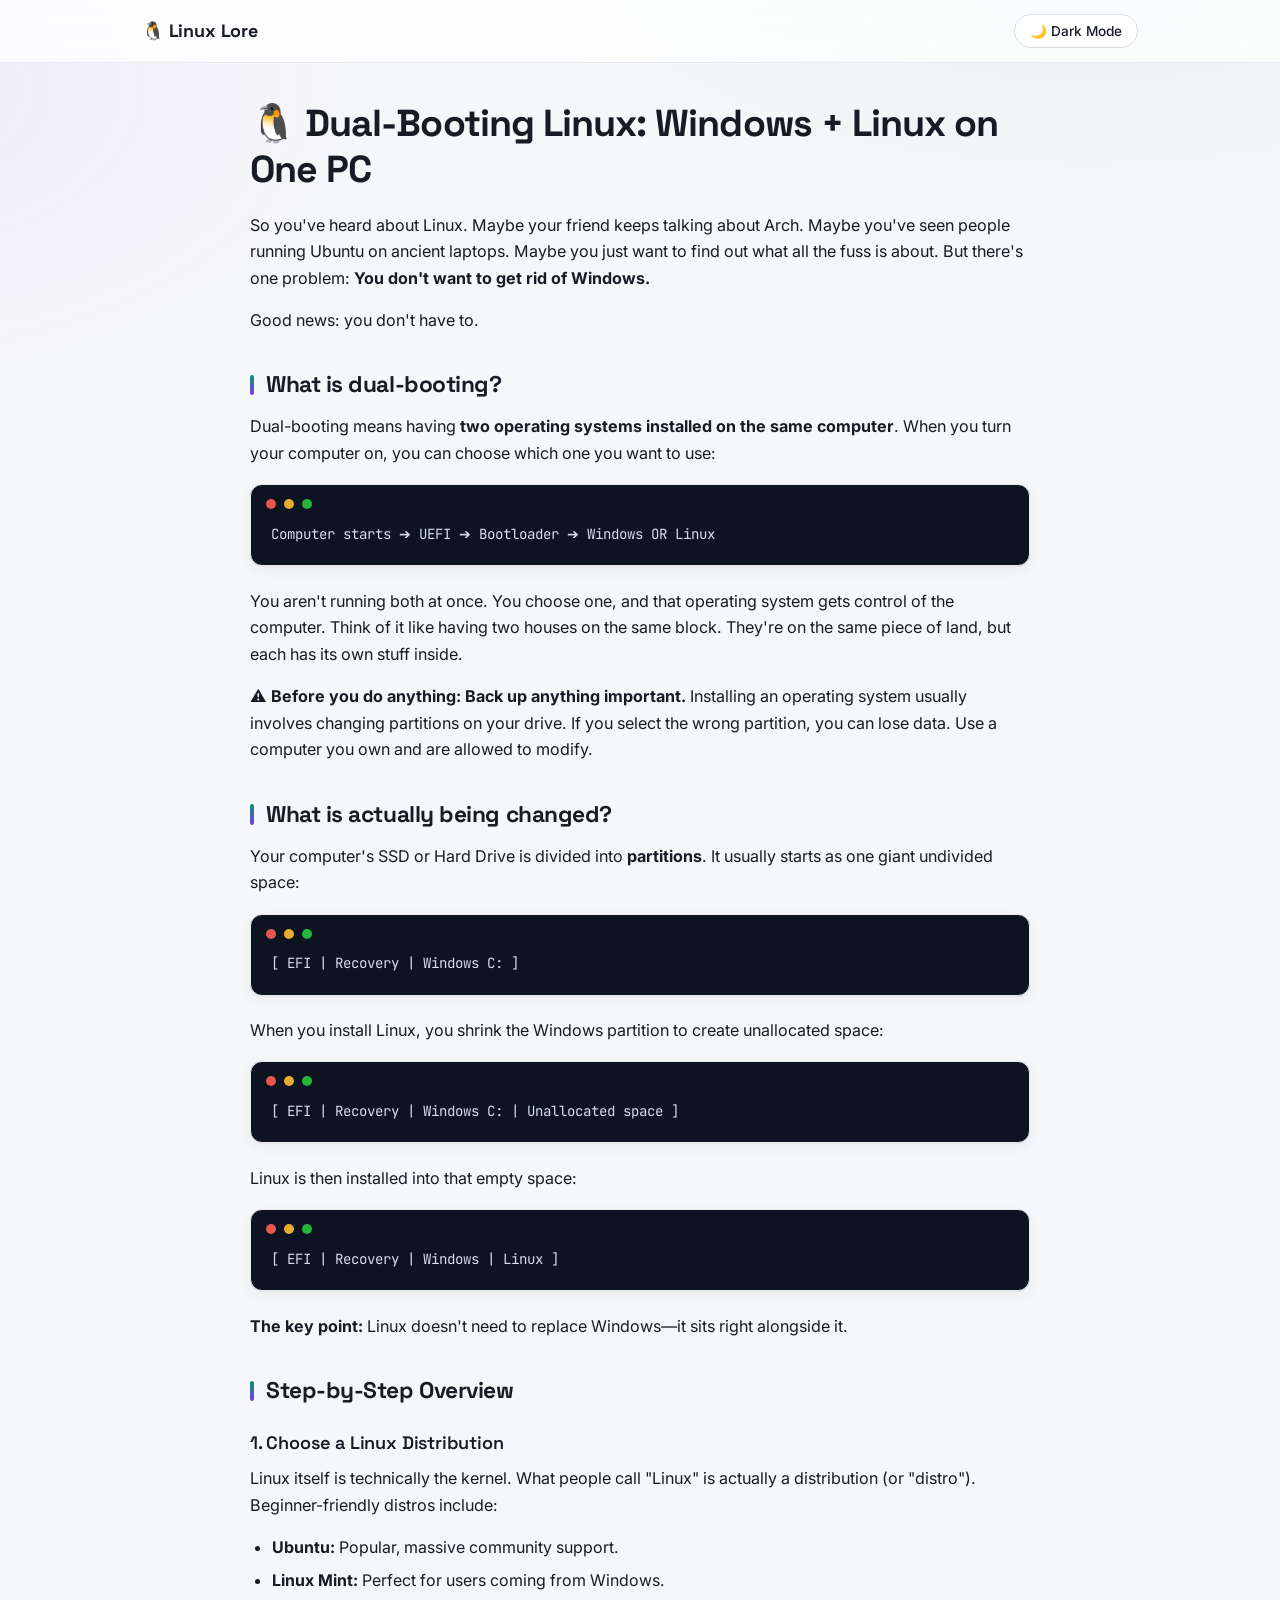
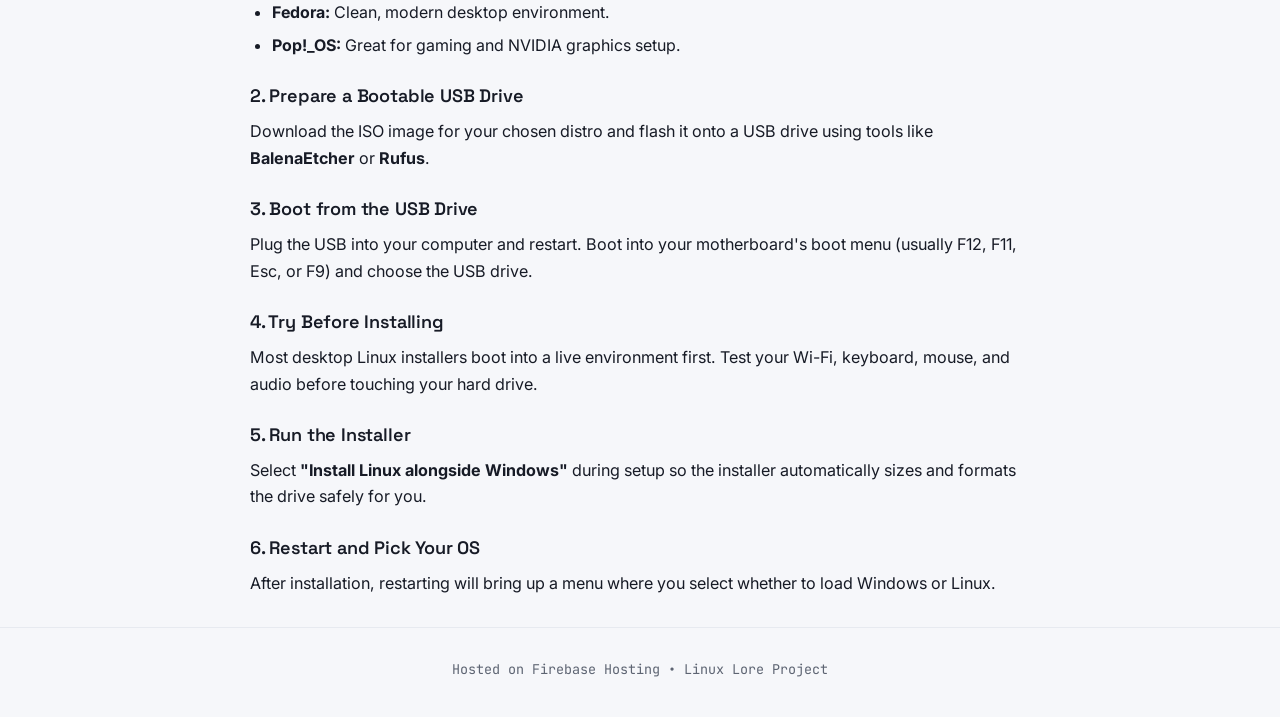
<file: dual-boot.html>
<!DOCTYPE html>
<html lang="en">
<head>
  <meta charset="UTF-8">
  <meta name="viewport" content="width=device-width, initial-scale=1.0">
  <link rel="icon" href="data:image/svg+xml,%3Csvg xmlns='http://www.w3.org/2000/svg' viewBox='0 0 100 100'%3E%3Ctext y='.9em' font-size='88'%3E🐧%3C/text%3E%3C/svg%3E">
  <title>Dual-Booting Linux — Linux Lore</title>
  <link rel="stylesheet" href="styles.css?v=5">
</head>
<body>

  <header>
    <div class="container header-content">
      <a href="index.html" class="back-link">🐧 Linux Lore</a>
      <button id="theme-toggle">🌙 Dark Mode</button>
    </div>
  </header>

  <main class="container article-body">
    <h1>🐧 Dual-Booting Linux: Windows + Linux on One PC</h1>
    <p>So you've heard about Linux. Maybe your friend keeps talking about Arch. Maybe you've seen people running Ubuntu on ancient laptops. Maybe you just want to find out what all the fuss is about. But there's one problem: <strong>You don't want to get rid of Windows.</strong></p>
    
    <p>Good news: you don't have to.</p>

    <h2>What is dual-booting?</h2>
    <p>Dual-booting means having <strong>two operating systems installed on the same computer</strong>. When you turn your computer on, you can choose which one you want to use:</p>
    
    <pre><code>Computer starts ➔ UEFI ➔ Bootloader ➔ Windows OR Linux</code></pre>

    <p>You aren't running both at once. You choose one, and that operating system gets control of the computer. Think of it like having two houses on the same block. They're on the same piece of land, but each has its own stuff inside.</p>

    <p>⚠️ <strong>Before you do anything: Back up anything important.</strong> Installing an operating system usually involves changing partitions on your drive. If you select the wrong partition, you can lose data. Use a computer you own and are allowed to modify.</p>

    <h2>What is actually being changed?</h2>
    <p>Your computer's SSD or Hard Drive is divided into <strong>partitions</strong>. It usually starts as one giant undivided space:</p>

    <pre><code>[ EFI | Recovery | Windows C: ]</code></pre>

    <p>When you install Linux, you shrink the Windows partition to create unallocated space:</p>

    <pre><code>[ EFI | Recovery | Windows C: | Unallocated space ]</code></pre>

    <p>Linux is then installed into that empty space:</p>

    <pre><code>[ EFI | Recovery | Windows | Linux ]</code></pre>

    <p><strong>The key point:</strong> Linux doesn't need to replace Windows—it sits right alongside it.</p>

    <h2>Step-by-Step Overview</h2>
    
    <h3>1. Choose a Linux Distribution</h3>
    <p>Linux itself is technically the kernel. What people call "Linux" is actually a distribution (or "distro"). Beginner-friendly distros include:</p>
    <ul>
      <li><strong>Ubuntu:</strong> Popular, massive community support.</li>
      <li><strong>Linux Mint:</strong> Perfect for users coming from Windows.</li>
      <li><strong>Fedora:</strong> Clean, modern desktop environment.</li>
      <li><strong>Pop!_OS:</strong> Great for gaming and NVIDIA graphics setup.</li>
    </ul>

    <h3>2. Prepare a Bootable USB Drive</h3>
    <p>Download the ISO image for your chosen distro and flash it onto a USB drive using tools like <strong>BalenaEtcher</strong> or <strong>Rufus</strong>.</p>

    <h3>3. Boot from the USB Drive</h3>
    <p>Plug the USB into your computer and restart. Boot into your motherboard's boot menu (usually F12, F11, Esc, or F9) and choose the USB drive.</p>

    <h3>4. Try Before Installing</h3>
    <p>Most desktop Linux installers boot into a live environment first. Test your Wi-Fi, keyboard, mouse, and audio before touching your hard drive.</p>

    <h3>5. Run the Installer</h3>
    <p>Select <strong>"Install Linux alongside Windows"</strong> during setup so the installer automatically sizes and formats the drive safely for you.</p>

    <h3>6. Restart and Pick Your OS</h3>
    <p>After installation, restarting will bring up a menu where you select whether to load Windows or Linux.</p>
  </main>

  <footer>
    <div class="container">
      <p>Hosted on Firebase Hosting • Linux Lore Project</p>
    </div>
  </footer>

  <script src="script.js?v=7"></script>
</body>
</html>
</file>
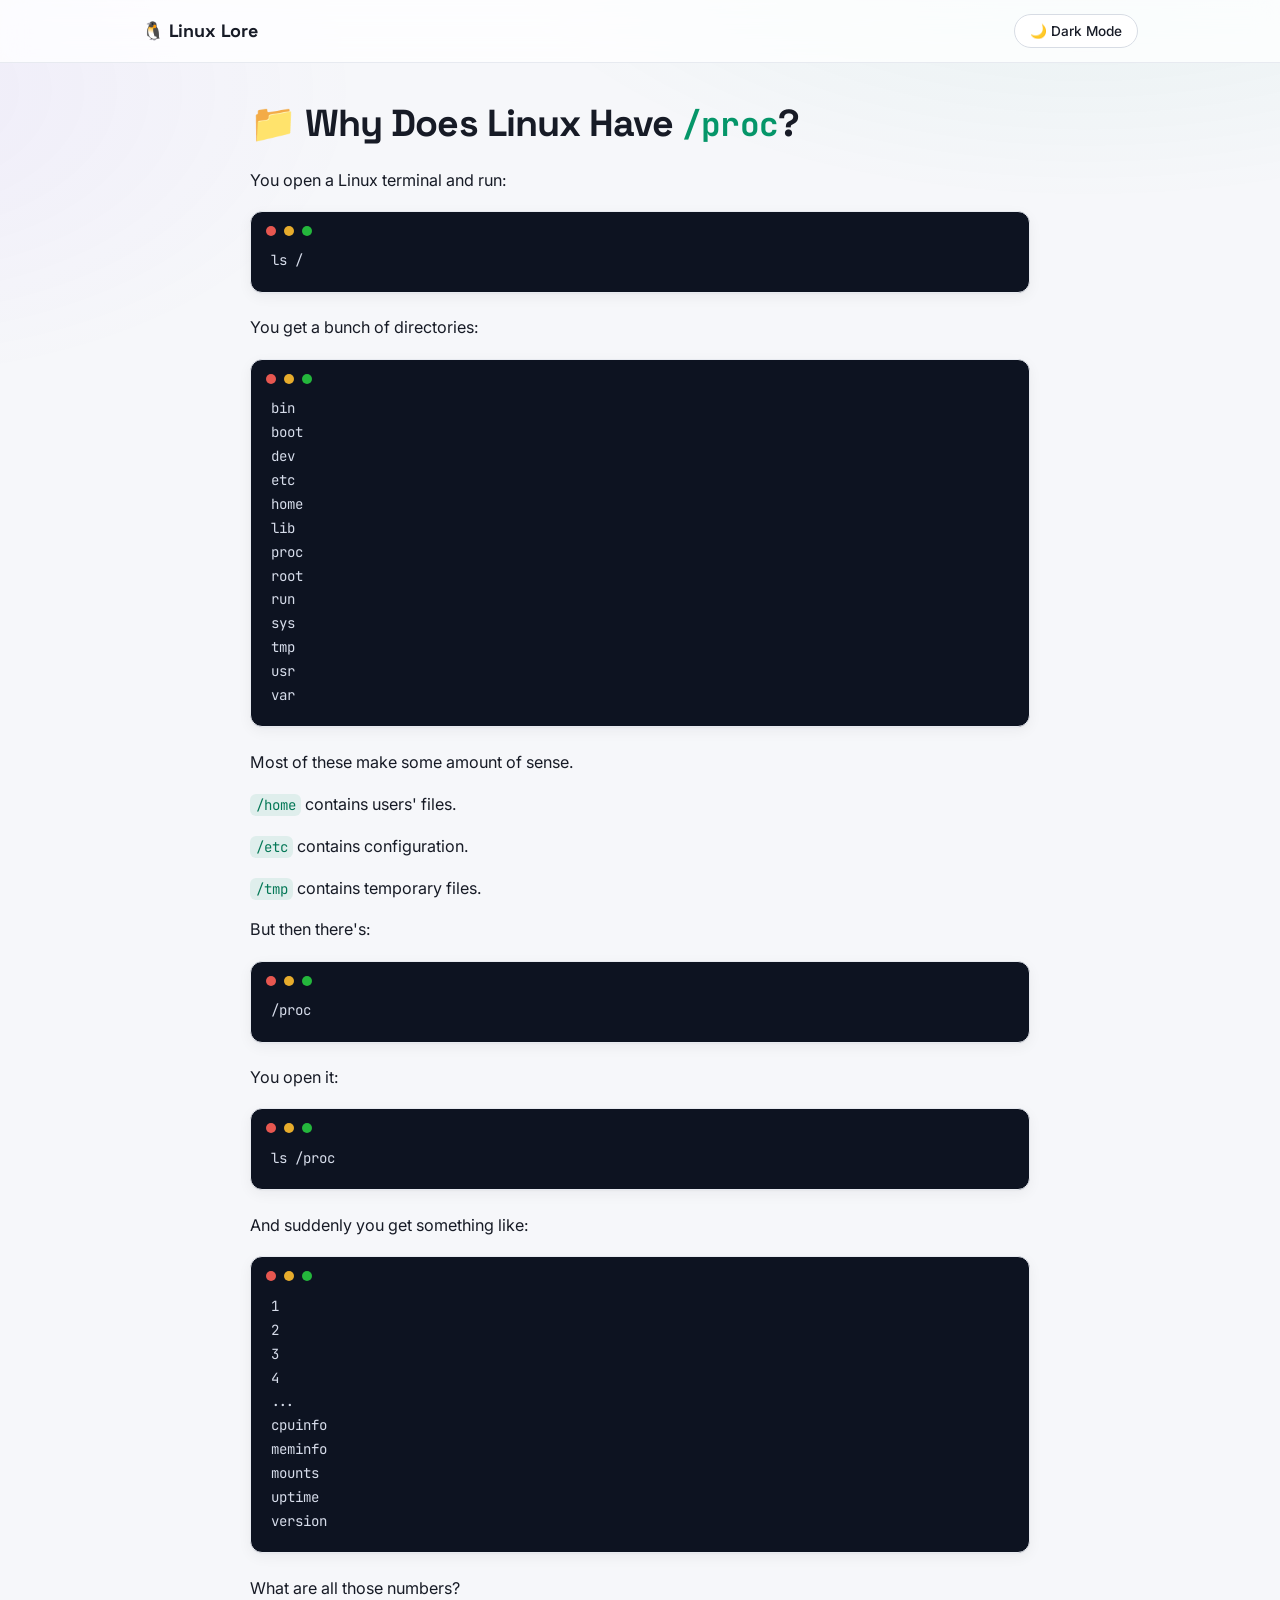
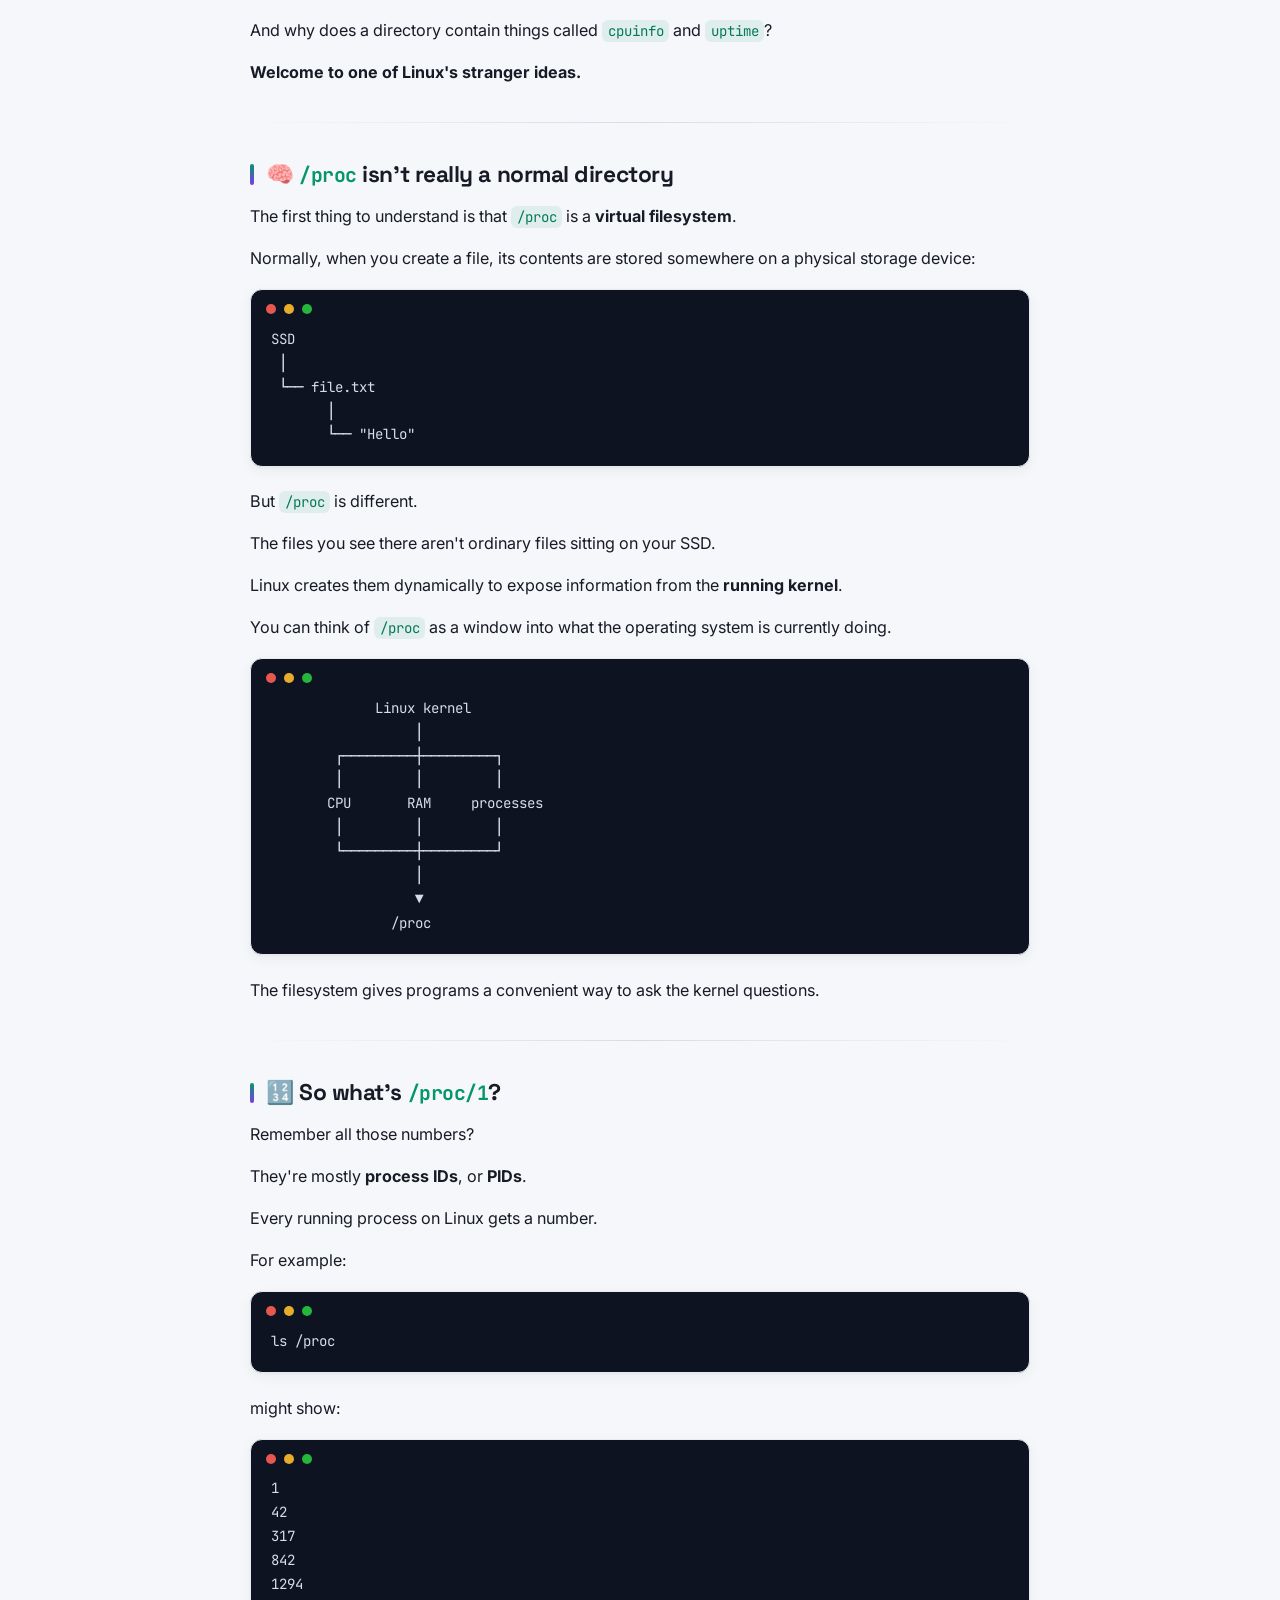
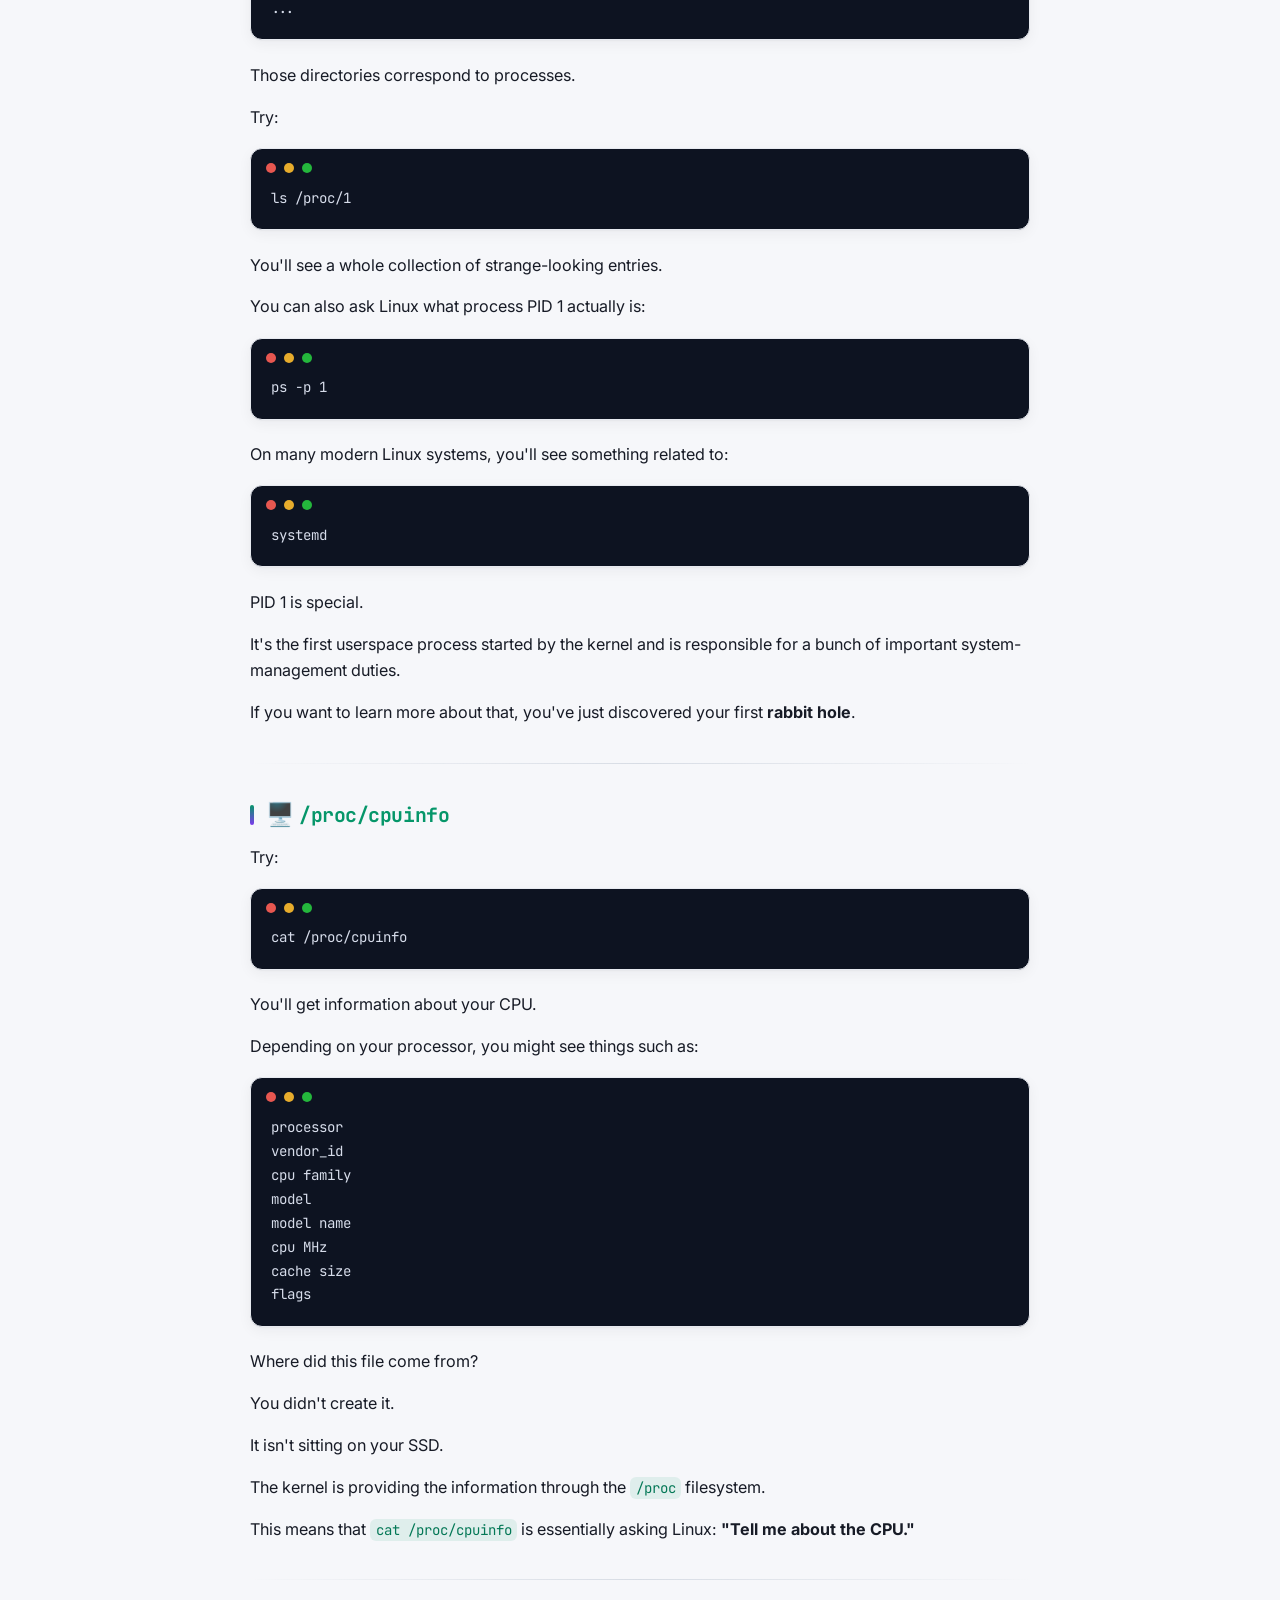
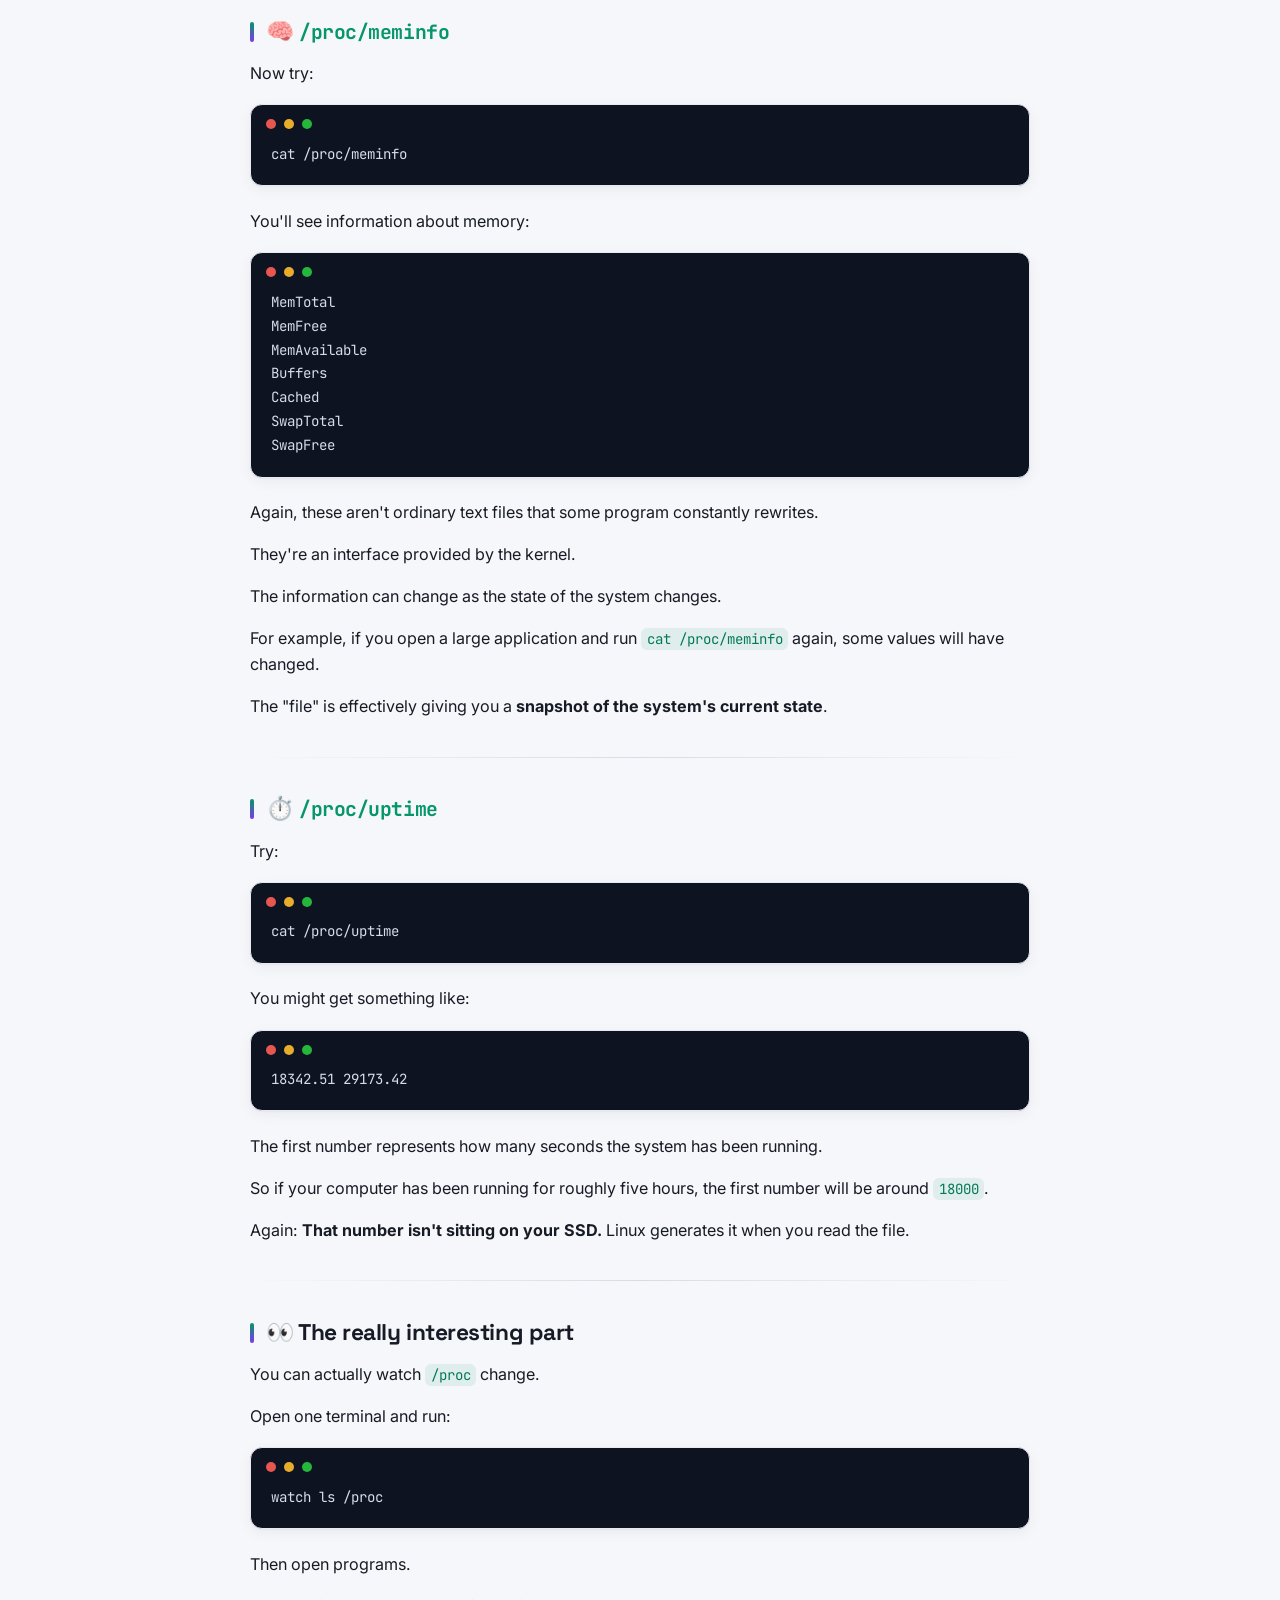
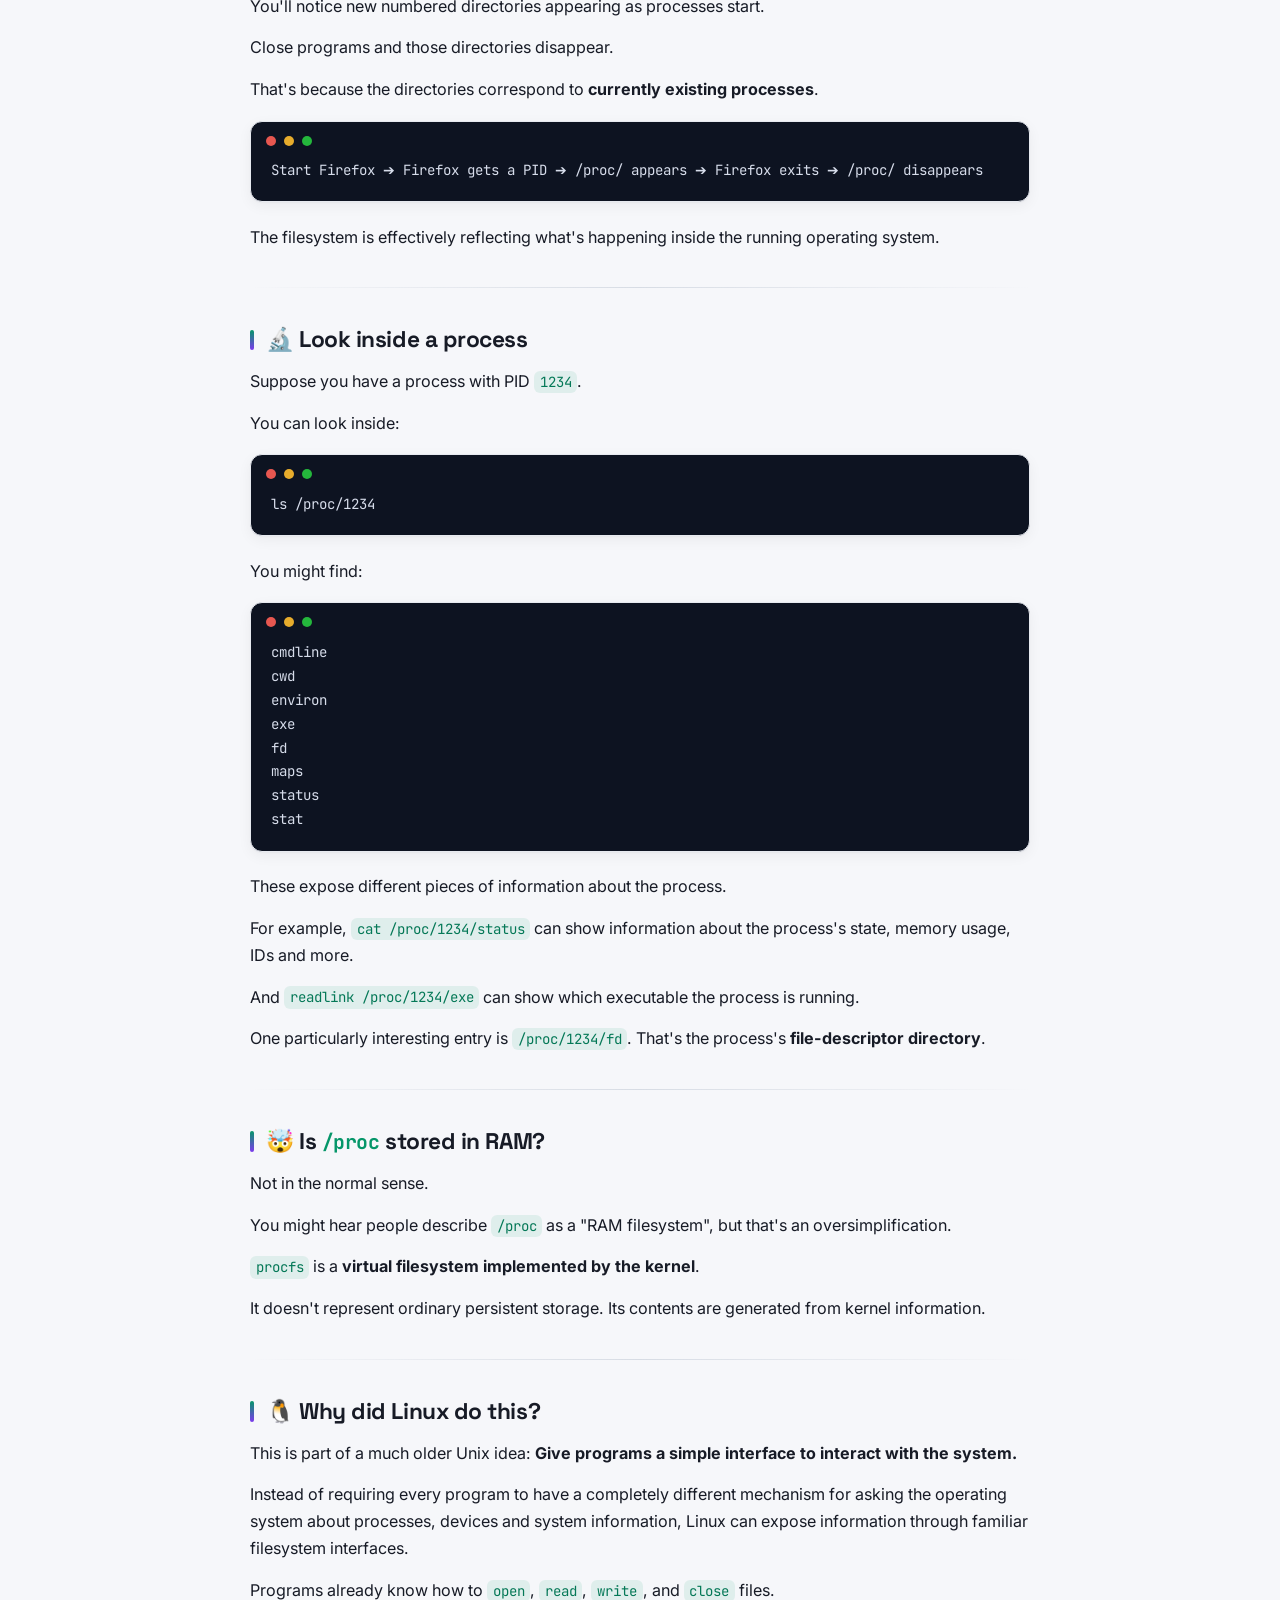
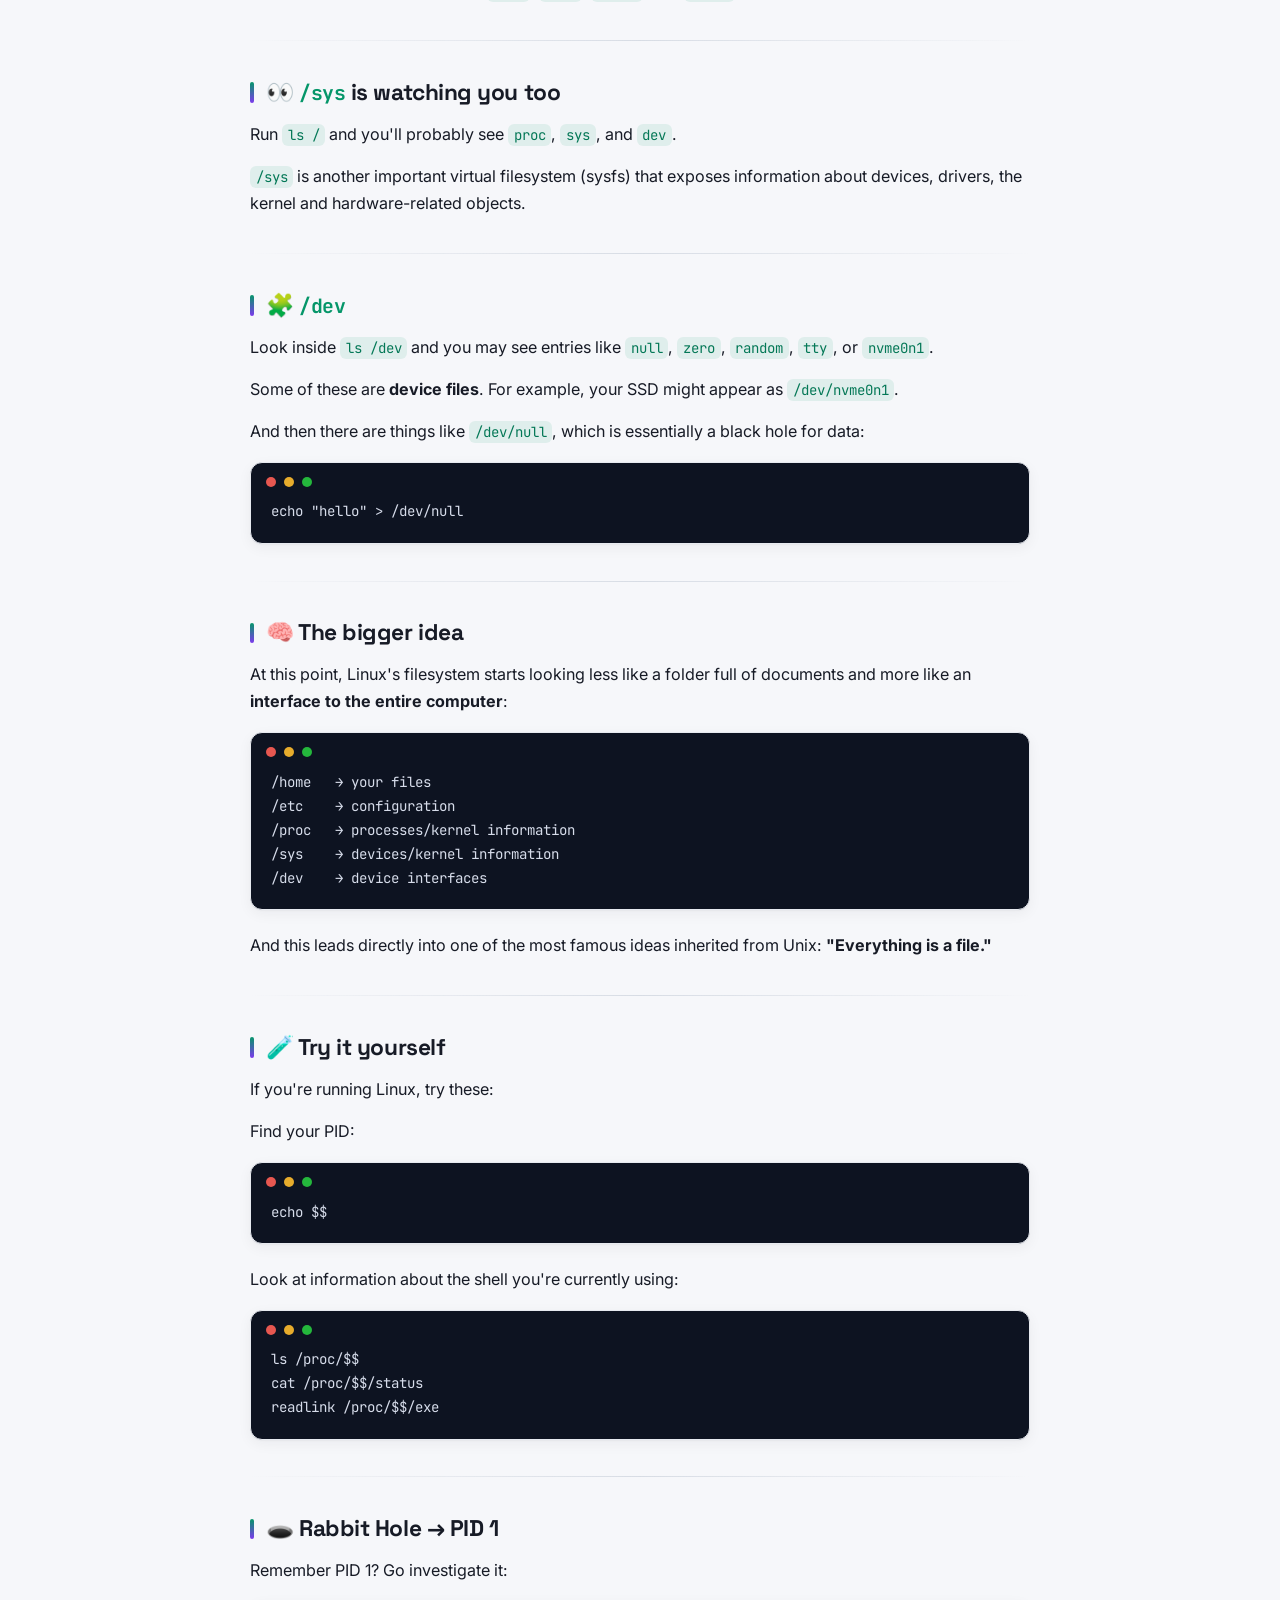
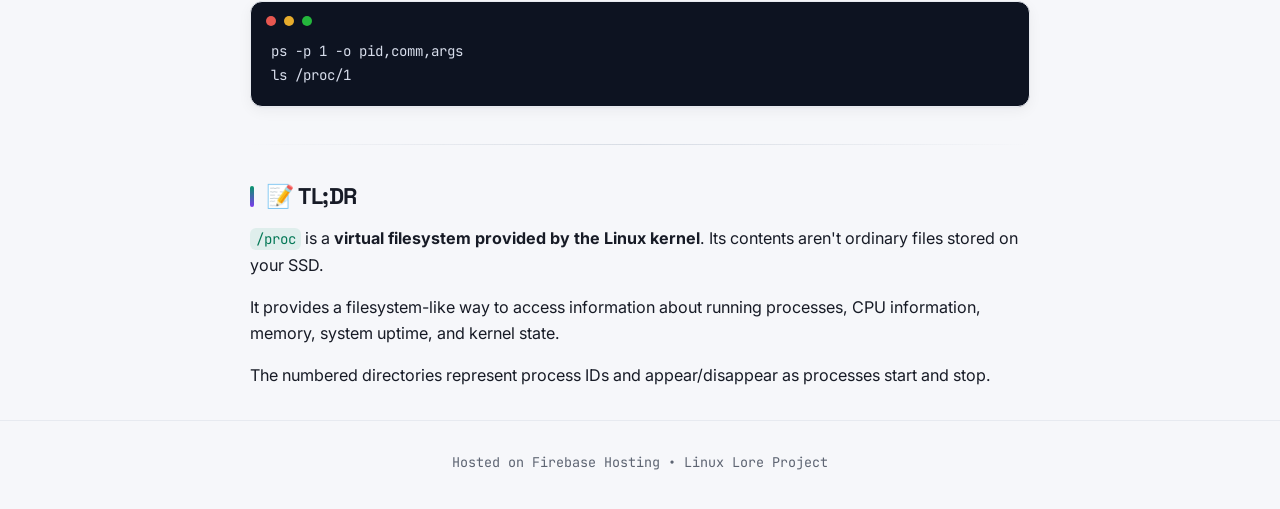
<file: everything-is-a-file.html>
<!DOCTYPE html>
<html lang="en">
<head>
  <meta charset="UTF-8">
  <meta name="viewport" content="width=device-width, initial-scale=1.0">
  <link rel="icon" href="data:image/svg+xml,%3Csvg xmlns='http://www.w3.org/2000/svg' viewBox='0 0 100 100'%3E%3Ctext y='.9em' font-size='88'%3E🐧%3C/text%3E%3C/svg%3E">
  <title>Why Does Linux Have /proc? — Linux Lore</title>
  <link rel="stylesheet" href="styles.css?v=5">
</head>
<body>

  <header>
    <div class="container header-content">
      <a href="index.html" class="back-link">🐧 Linux Lore</a>
      <button id="theme-toggle">🌙 Dark Mode</button>
    </div>
  </header>

  <main class="container article-body">
    <h1>📁 Why Does Linux Have <code>/proc</code>?</h1>

    <p>You open a Linux terminal and run:</p>
    <pre><code>ls /</code></pre>
    <p>You get a bunch of directories:</p>
    <pre><code>bin
boot
dev
etc
home
lib
proc
root
run
sys
tmp
usr
var</code></pre>

    <p>Most of these make some amount of sense.</p>
    <p><code>/home</code> contains users' files.</p>
    <p><code>/etc</code> contains configuration.</p>
    <p><code>/tmp</code> contains temporary files.</p>

    <p>But then there's:</p>
    <pre><code>/proc</code></pre>

    <p>You open it:</p>
    <pre><code>ls /proc</code></pre>

    <p>And suddenly you get something like:</p>
    <pre><code>1
2
3
4
...
cpuinfo
meminfo
mounts
uptime
version</code></pre>

    <p>What are all those numbers?</p>
    <p>And why does a directory contain things called <code>cpuinfo</code> and <code>uptime</code>?</p>
    <p><strong>Welcome to one of Linux's stranger ideas.</strong></p>

    <hr>

    <h2>🧠 <code>/proc</code> isn't really a normal directory</h2>
    <p>The first thing to understand is that <code>/proc</code> is a <strong>virtual filesystem</strong>.</p>
    <p>Normally, when you create a file, its contents are stored somewhere on a physical storage device:</p>

    <pre><code>SSD
 │
 └── file.txt
       │
       └── "Hello"</code></pre>

    <p>But <code>/proc</code> is different.</p>
    <p>The files you see there aren't ordinary files sitting on your SSD.</p>
    <p>Linux creates them dynamically to expose information from the <strong>running kernel</strong>.</p>
    <p>You can think of <code>/proc</code> as a window into what the operating system is currently doing.</p>

    <pre><code>             Linux kernel
                  │
        ┌─────────┼─────────┐
        │         │         │
       CPU       RAM     processes
        │         │         │
        └─────────┼─────────┘
                  │
                  ▼
               /proc</code></pre>

    <p>The filesystem gives programs a convenient way to ask the kernel questions.</p>

    <hr>

    <h2>🔢 So what's <code>/proc/1</code>?</h2>
    <p>Remember all those numbers?</p>
    <p>They're mostly <strong>process IDs</strong>, or <strong>PIDs</strong>.</p>
    <p>Every running process on Linux gets a number.</p>

    <p>For example:</p>
    <pre><code>ls /proc</code></pre>
    <p>might show:</p>
    <pre><code>1
42
317
842
1294
...</code></pre>

    <p>Those directories correspond to processes.</p>

    <p>Try:</p>
    <pre><code>ls /proc/1</code></pre>
    <p>You'll see a whole collection of strange-looking entries.</p>
    <p>You can also ask Linux what process PID 1 actually is:</p>
    <pre><code>ps -p 1</code></pre>

    <p>On many modern Linux systems, you'll see something related to:</p>
    <pre><code>systemd</code></pre>

    <p>PID 1 is special.</p>
    <p>It's the first userspace process started by the kernel and is responsible for a bunch of important system-management duties.</p>
    <p>If you want to learn more about that, you've just discovered your first <strong>rabbit hole</strong>.</p>

    <hr>

    <h2>🖥️ <code>/proc/cpuinfo</code></h2>
    <p>Try:</p>
    <pre><code>cat /proc/cpuinfo</code></pre>
    <p>You'll get information about your CPU.</p>
    <p>Depending on your processor, you might see things such as:</p>
    <pre><code>processor
vendor_id
cpu family
model
model name
cpu MHz
cache size
flags</code></pre>

    <p>Where did this file come from?</p>
    <p>You didn't create it.</p>
    <p>It isn't sitting on your SSD.</p>
    <p>The kernel is providing the information through the <code>/proc</code> filesystem.</p>
    <p>This means that <code>cat /proc/cpuinfo</code> is essentially asking Linux: <strong>"Tell me about the CPU."</strong></p>

    <hr>

    <h2>🧠 <code>/proc/meminfo</code></h2>
    <p>Now try:</p>
    <pre><code>cat /proc/meminfo</code></pre>
    <p>You'll see information about memory:</p>
    <pre><code>MemTotal
MemFree
MemAvailable
Buffers
Cached
SwapTotal
SwapFree</code></pre>

    <p>Again, these aren't ordinary text files that some program constantly rewrites.</p>
    <p>They're an interface provided by the kernel.</p>
    <p>The information can change as the state of the system changes.</p>
    <p>For example, if you open a large application and run <code>cat /proc/meminfo</code> again, some values will have changed.</p>
    <p>The "file" is effectively giving you a <strong>snapshot of the system's current state</strong>.</p>

    <hr>

    <h2>⏱️ <code>/proc/uptime</code></h2>
    <p>Try:</p>
    <pre><code>cat /proc/uptime</code></pre>
    <p>You might get something like:</p>
    <pre><code>18342.51 29173.42</code></pre>
    <p>The first number represents how many seconds the system has been running.</p>
    <p>So if your computer has been running for roughly five hours, the first number will be around <code>18000</code>.</p>
    <p>Again: <strong>That number isn't sitting on your SSD.</strong> Linux generates it when you read the file.</p>

    <hr>

    <h2>👀 The really interesting part</h2>
    <p>You can actually watch <code>/proc</code> change.</p>
    <p>Open one terminal and run:</p>
    <pre><code>watch ls /proc</code></pre>
    <p>Then open programs.</p>
    <p>You'll notice new numbered directories appearing as processes start.</p>
    <p>Close programs and those directories disappear.</p>
    <p>That's because the directories correspond to <strong>currently existing processes</strong>.</p>

    <pre><code>Start Firefox ➔ Firefox gets a PID ➔ /proc/<PID> appears ➔ Firefox exits ➔ /proc/<PID> disappears</code></pre>

    <p>The filesystem is effectively reflecting what's happening inside the running operating system.</p>

    <hr>

    <h2>🔬 Look inside a process</h2>
    <p>Suppose you have a process with PID <code>1234</code>.</p>
    <p>You can look inside:</p>
    <pre><code>ls /proc/1234</code></pre>
    <p>You might find:</p>
    <pre><code>cmdline
cwd
environ
exe
fd
maps
status
stat</code></pre>

    <p>These expose different pieces of information about the process.</p>
    <p>For example, <code>cat /proc/1234/status</code> can show information about the process's state, memory usage, IDs and more.</p>
    <p>And <code>readlink /proc/1234/exe</code> can show which executable the process is running.</p>
    <p>One particularly interesting entry is <code>/proc/1234/fd</code>. That's the process's <strong>file-descriptor directory</strong>.</p>

    <hr>

    <h2>🤯 Is <code>/proc</code> stored in RAM?</h2>
    <p>Not in the normal sense.</p>
    <p>You might hear people describe <code>/proc</code> as a "RAM filesystem", but that's an oversimplification.</p>
    <p><code>procfs</code> is a <strong>virtual filesystem implemented by the kernel</strong>.</p>
    <p>It doesn't represent ordinary persistent storage. Its contents are generated from kernel information.</p>

    <hr>

    <h2>🐧 Why did Linux do this?</h2>
    <p>This is part of a much older Unix idea: <strong>Give programs a simple interface to interact with the system.</strong></p>
    <p>Instead of requiring every program to have a completely different mechanism for asking the operating system about processes, devices and system information, Linux can expose information through familiar filesystem interfaces.</p>
    <p>Programs already know how to <code>open</code>, <code>read</code>, <code>write</code>, and <code>close</code> files.</p>

    <hr>

    <h2>👀 <code>/sys</code> is watching you too</h2>
    <p>Run <code>ls /</code> and you'll probably see <code>proc</code>, <code>sys</code>, and <code>dev</code>.</p>
    <p><code>/sys</code> is another important virtual filesystem (sysfs) that exposes information about devices, drivers, the kernel and hardware-related objects.</p>

    <hr>

    <h2>🧩 <code>/dev</code></h2>
    <p>Look inside <code>ls /dev</code> and you may see entries like <code>null</code>, <code>zero</code>, <code>random</code>, <code>tty</code>, or <code>nvme0n1</code>.</p>
    <p>Some of these are <strong>device files</strong>. For example, your SSD might appear as <code>/dev/nvme0n1</code>.</p>
    <p>And then there are things like <code>/dev/null</code>, which is essentially a black hole for data:</p>
    <pre><code>echo "hello" > /dev/null</code></pre>

    <hr>

    <h2>🧠 The bigger idea</h2>
    <p>At this point, Linux's filesystem starts looking less like a folder full of documents and more like an <strong>interface to the entire computer</strong>:</p>

    <pre><code>/home   → your files
/etc    → configuration
/proc   → processes/kernel information
/sys    → devices/kernel information
/dev    → device interfaces</code></pre>

    <p>And this leads directly into one of the most famous ideas inherited from Unix: <strong>"Everything is a file."</strong></p>

    <hr>

    <h2>🧪 Try it yourself</h2>
    <p>If you're running Linux, try these:</p>
    <p>Find your PID:</p>
    <pre><code>echo $$</code></pre>
    <p>Look at information about the shell you're currently using:</p>
    <pre><code>ls /proc/$$
cat /proc/$$/status
readlink /proc/$$/exe</code></pre>

    <hr>

    <h2>🕳️ Rabbit Hole → PID 1</h2>
    <p>Remember PID 1? Go investigate it:</p>
    <pre><code>ps -p 1 -o pid,comm,args
ls /proc/1</code></pre>

    <hr>

    <h2>📝 TL;DR</h2>
    <p><code>/proc</code> is a <strong>virtual filesystem provided by the Linux kernel</strong>. Its contents aren't ordinary files stored on your SSD.</p>

    <p>It provides a filesystem-like way to access information about running processes, CPU information, memory, system uptime, and kernel state.</p>

    <p>The numbered directories represent process IDs and appear/disappear as processes start and stop.</p>
  </main>

  <footer>
    <div class="container">
      <p>Hosted on Firebase Hosting • Linux Lore Project</p>
    </div>
  </footer>

  <script src="script.js?v=7"></script>
</body>
</html>
</file>
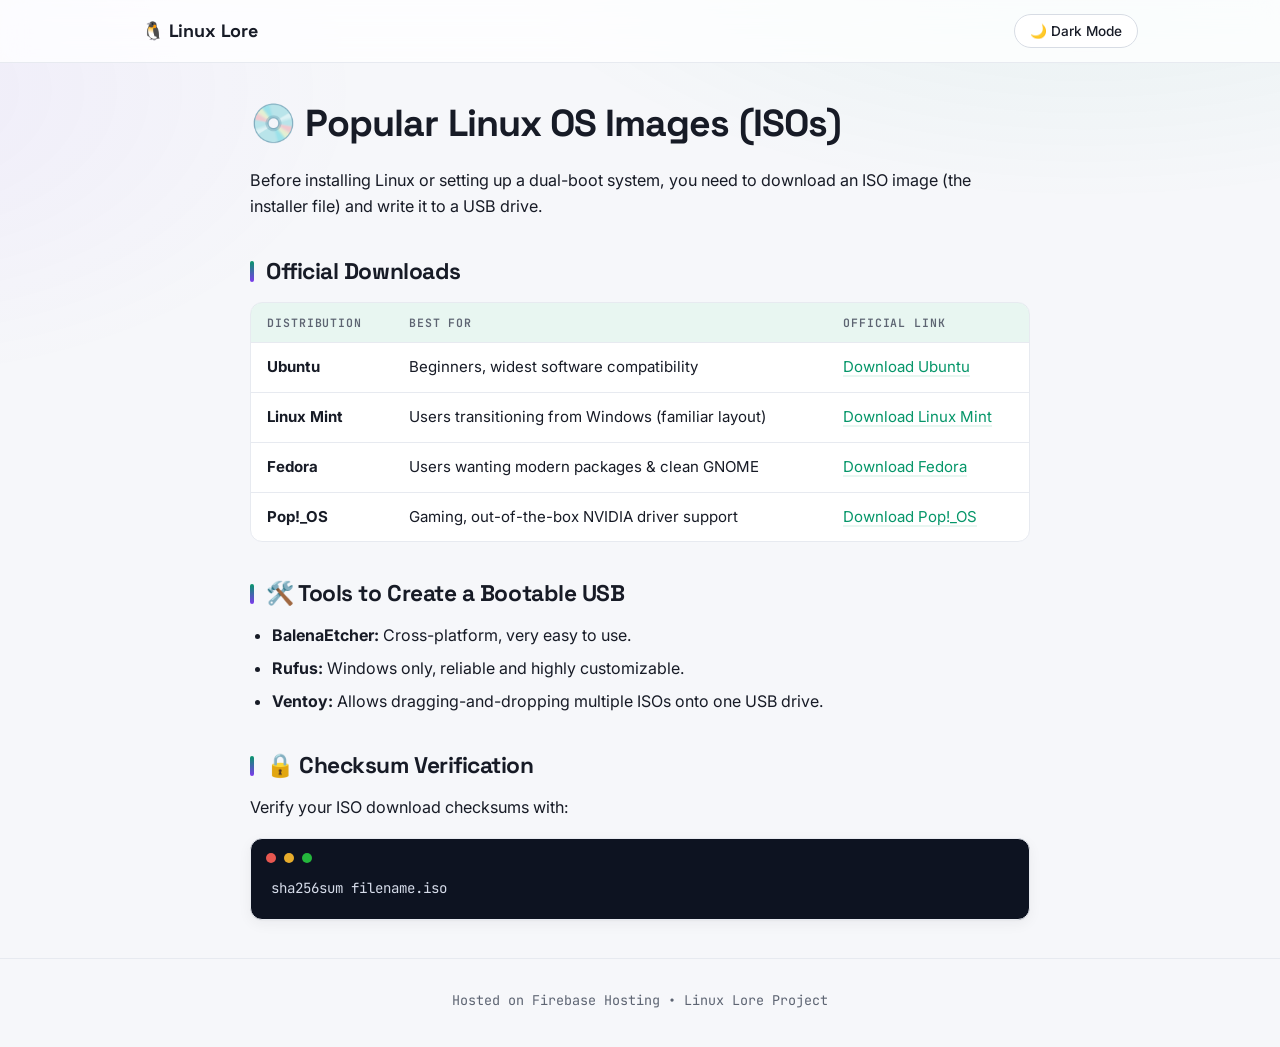
<file: os-images.html>
<!DOCTYPE html>
<html lang="en">
<head>
  <meta charset="UTF-8">
  <meta name="viewport" content="width=device-width, initial-scale=1.0">
  <link rel="icon" href="data:image/svg+xml,%3Csvg xmlns='http://www.w3.org/2000/svg' viewBox='0 0 100 100'%3E%3Ctext y='.9em' font-size='88'%3E🐧%3C/text%3E%3C/svg%3E">
  <title>Popular Linux OS Images (ISOs)</title>
  <link rel="stylesheet" href="styles.css?v=5">
</head>
<body>

  <header>
    <div class="container header-content">
      <a href="index.html" class="back-link">🐧 Linux Lore</a>
      <button id="theme-toggle">🌙 Dark Mode</button>
    </div>
  </header>

  <main class="container article-body">
    <h1>💿 Popular Linux OS Images (ISOs)</h1>
    <p>Before installing Linux or setting up a dual-boot system, you need to download an ISO image (the installer file) and write it to a USB drive.</p>
    
    <h2>Official Downloads</h2>
    <table>
      <thead>
        <tr>
          <th>Distribution</th>
          <th>Best For</th>
          <th>Official Link</th>
        </tr>
      </thead>
      <tbody>
        <tr>
          <td><strong>Ubuntu</strong></td>
          <td>Beginners, widest software compatibility</td>
          <td><a href="https://ubuntu.com/download/desktop" target="_blank">Download Ubuntu</a></td>
        </tr>
        <tr>
          <td><strong>Linux Mint</strong></td>
          <td>Users transitioning from Windows (familiar layout)</td>
          <td><a href="https://linuxmint.com/download.php" target="_blank">Download Linux Mint</a></td>
        </tr>
        <tr>
          <td><strong>Fedora</strong></td>
          <td>Users wanting modern packages & clean GNOME</td>
          <td><a href="https://fedoraproject.org/workstation/download" target="_blank">Download Fedora</a></td>
        </tr>
        <tr>
          <td><strong>Pop!_OS</strong></td>
          <td>Gaming, out-of-the-box NVIDIA driver support</td>
          <td><a href="https://system76.com/pop" target="_blank">Download Pop!_OS</a></td>
        </tr>
      </tbody>
    </table>

    <h2>🛠️ Tools to Create a Bootable USB</h2>
    <ul>
      <li><strong>BalenaEtcher:</strong> Cross-platform, very easy to use.</li>
      <li><strong>Rufus:</strong> Windows only, reliable and highly customizable.</li>
      <li><strong>Ventoy:</strong> Allows dragging-and-dropping multiple ISOs onto one USB drive.</li>
    </ul>

    <h2>🔒 Checksum Verification</h2>
    <p>Verify your ISO download checksums with:</p>
    <pre><code>sha256sum filename.iso</code></pre>
  </main>

  <footer>
    <div class="container">
      <p>Hosted on Firebase Hosting • Linux Lore Project</p>
    </div>
  </footer>

  <script src="script.js?v=7"></script>
</body>
</html>
</file>
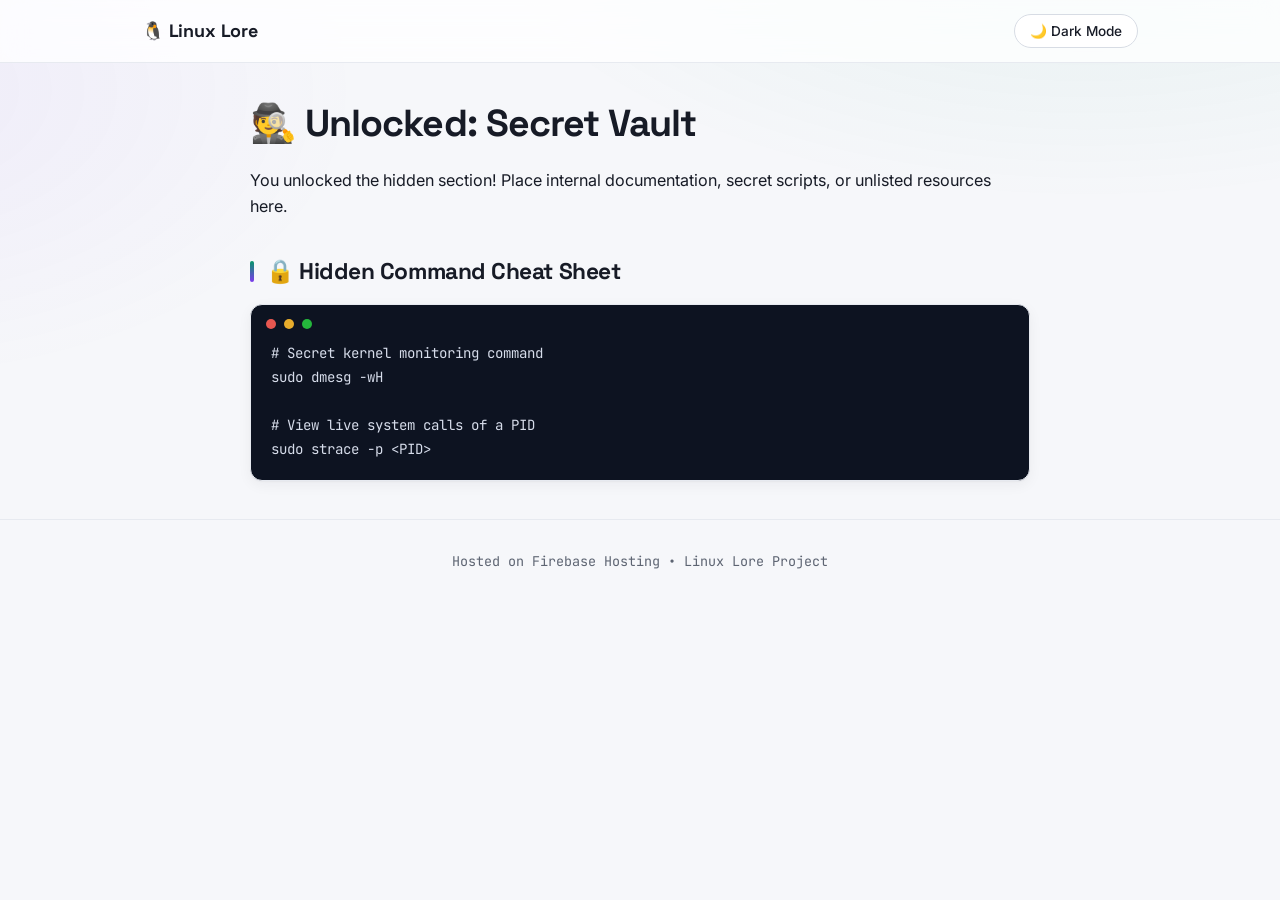
<file: secret-vault.html>
<!DOCTYPE html>
<html lang="en">
<head>
  <meta charset="UTF-8">
  <meta name="viewport" content="width=device-width, initial-scale=1.0">
  <link rel="icon" href="data:image/svg+xml,%3Csvg xmlns='http://www.w3.org/2000/svg' viewBox='0 0 100 100'%3E%3Ctext y='.9em' font-size='88'%3E🐧%3C/text%3E%3C/svg%3E">
  <title>Secret Vault — Linux Lore</title>
  <link rel="stylesheet" href="styles.css?v=5">
</head>
<body>

  <header>
    <div class="container header-content">
      <a href="index.html" class="back-link">🐧 Linux Lore</a>
      <button id="theme-toggle">🌙 Dark Mode</button>
    </div>
  </header>

  <main class="container article-body">
    <h1>🕵️ Unlocked: Secret Vault</h1>
    <p>You unlocked the hidden section! Place internal documentation, secret scripts, or unlisted resources here.</p>

    <h2>🔒 Hidden Command Cheat Sheet</h2>
    <pre><code># Secret kernel monitoring command
sudo dmesg -wH

# View live system calls of a PID
sudo strace -p &lt;PID&gt;</code></pre>
  </main>

  <footer>
    <div class="container">
      <p>Hosted on Firebase Hosting • Linux Lore Project</p>
    </div>
  </footer>

  <script src="script.js?v=7"></script>
</body>
</html>
</file>
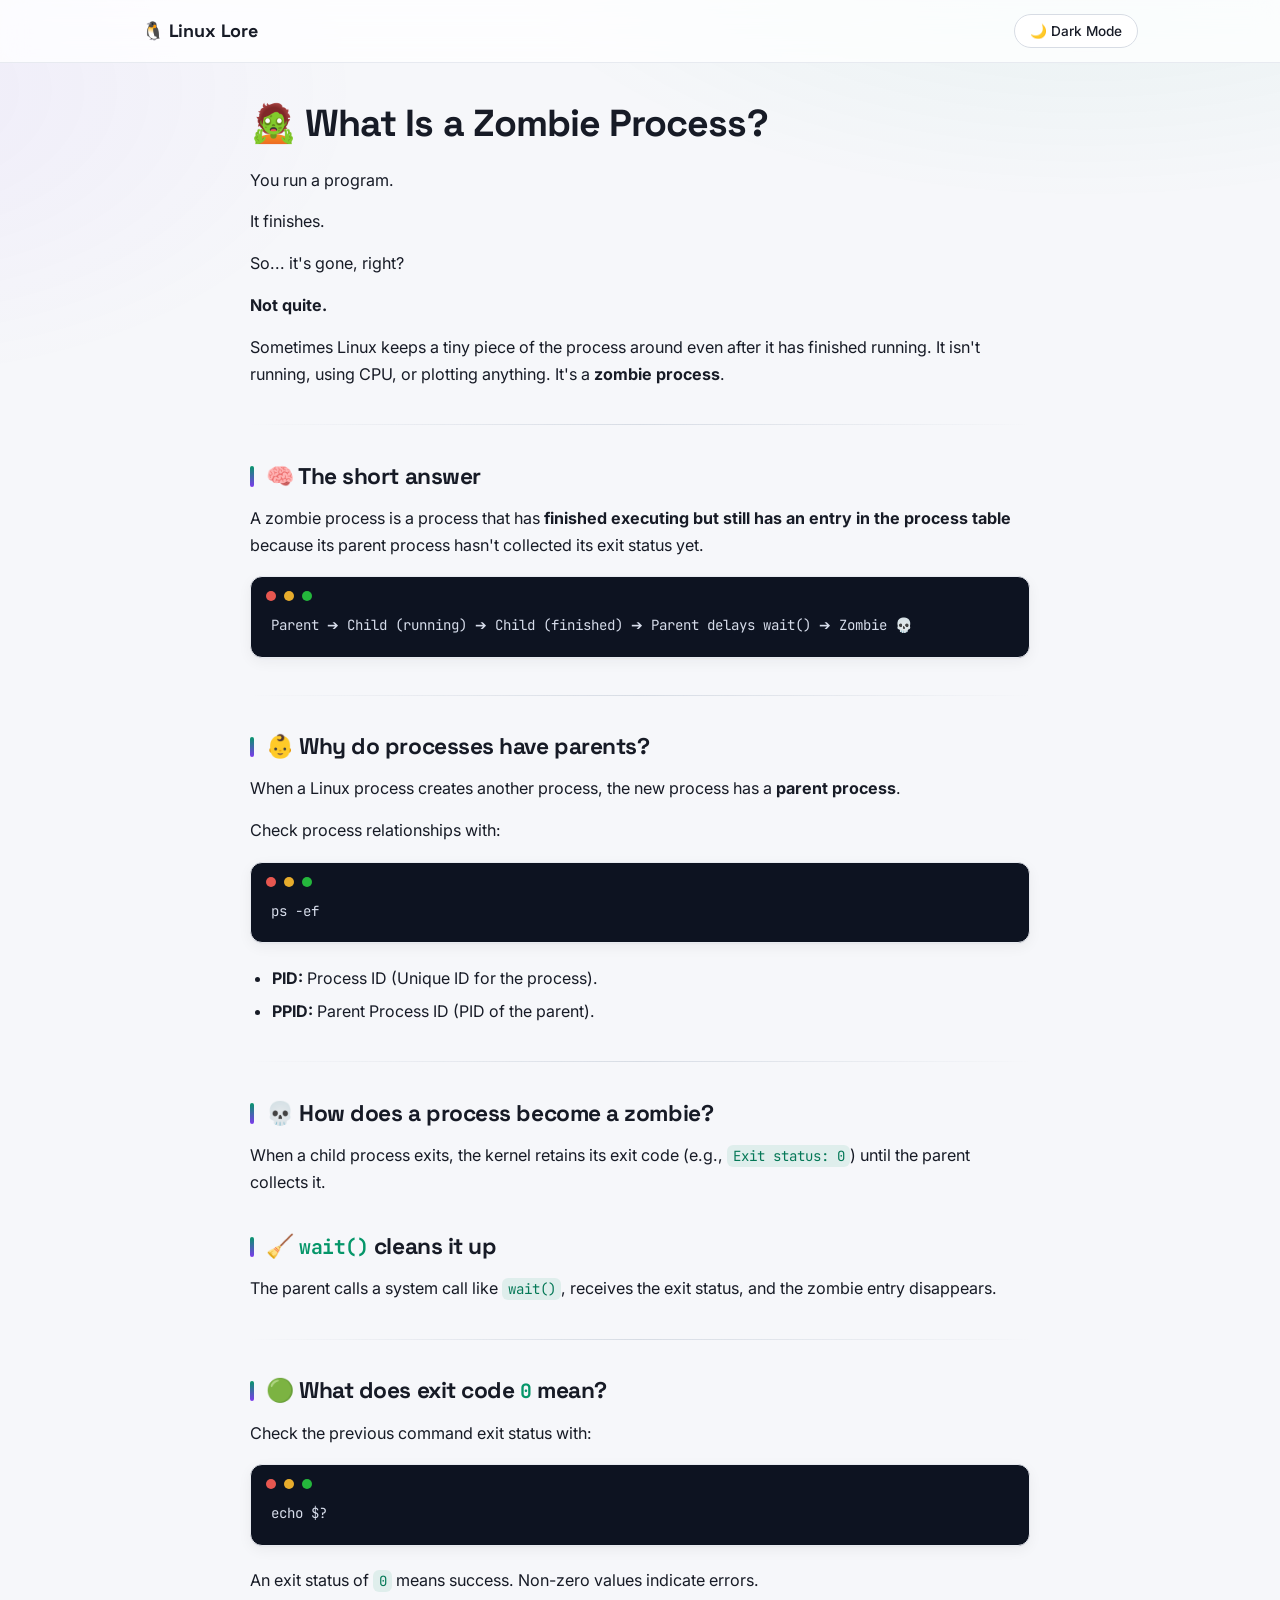
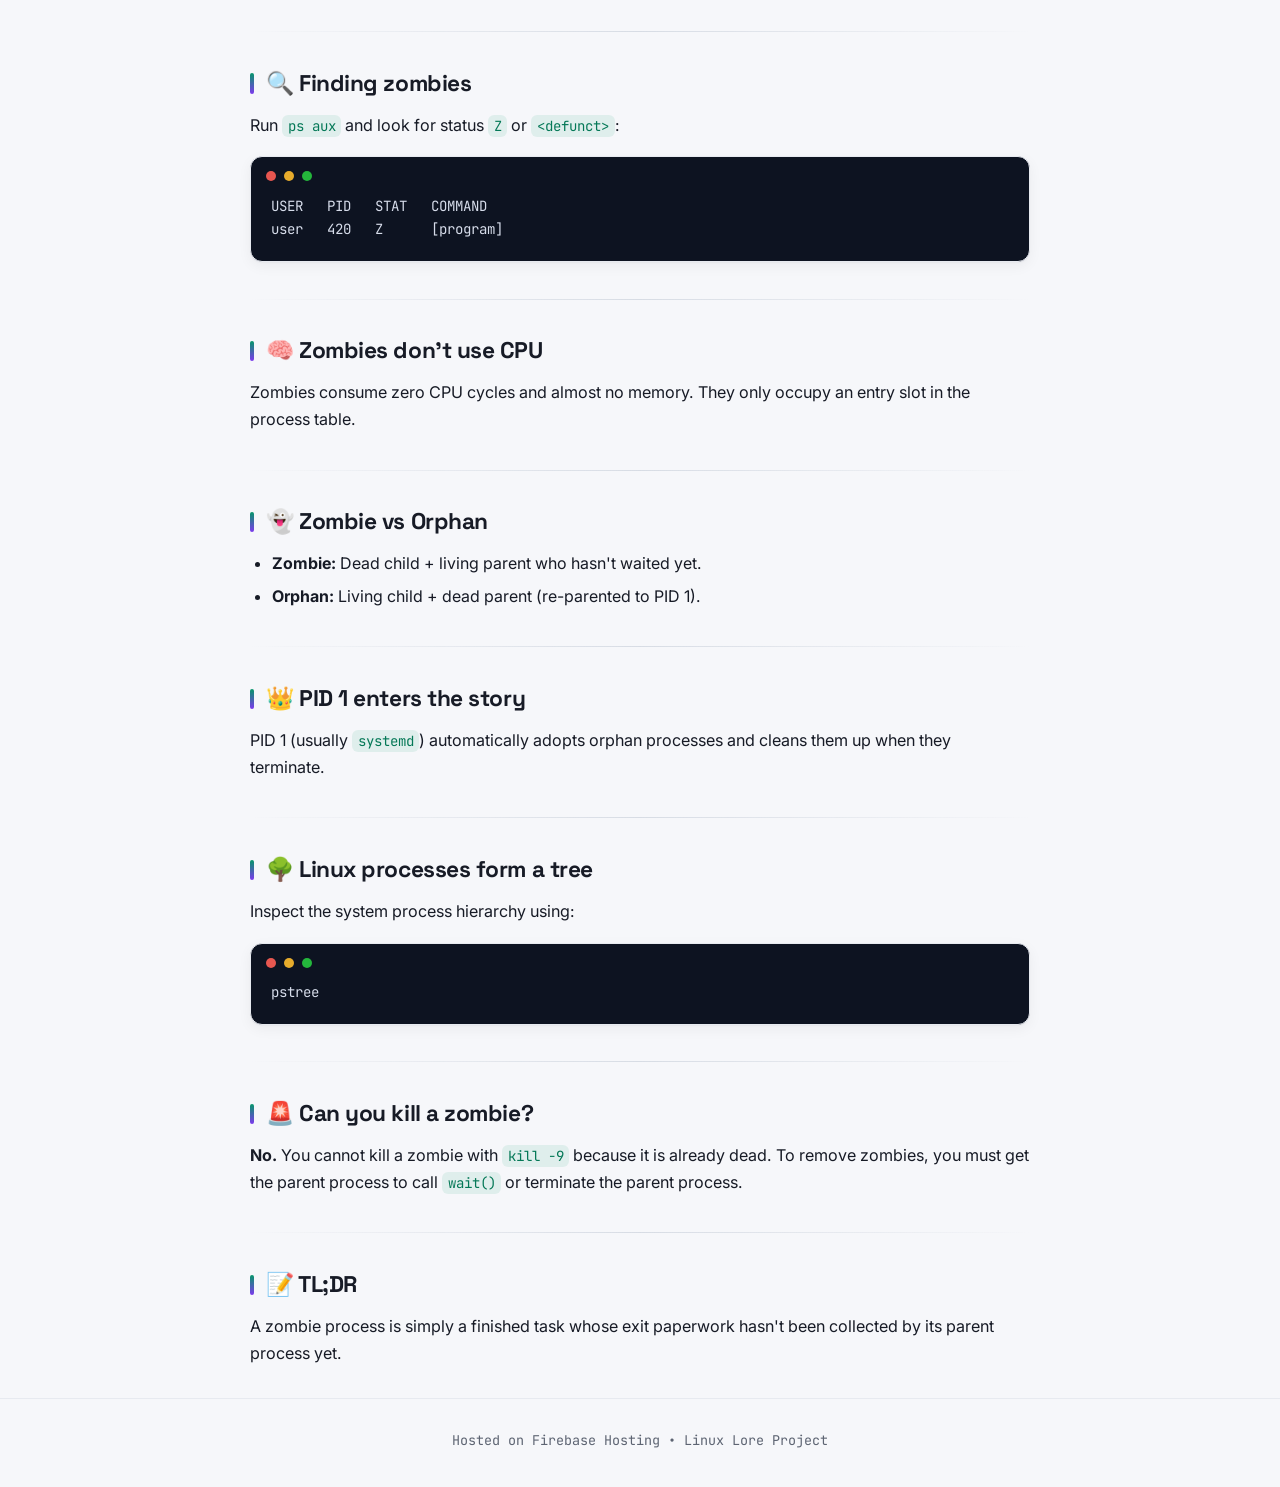
<file: sudo.html>
<!DOCTYPE html>
<html lang="en">
<head>
  <meta charset="UTF-8">
  <meta name="viewport" content="width=device-width, initial-scale=1.0">
  <link rel="icon" href="data:image/svg+xml,%3Csvg xmlns='http://www.w3.org/2000/svg' viewBox='0 0 100 100'%3E%3Ctext y='.9em' font-size='88'%3E🐧%3C/text%3E%3C/svg%3E">
  <title>What Is a Zombie Process? — Linux Lore</title>
  <link rel="stylesheet" href="styles.css?v=5">
</head>
<body>

  <header>
    <div class="container header-content">
      <a href="index.html" class="back-link">🐧 Linux Lore</a>
      <button id="theme-toggle">🌙 Dark Mode</button>
    </div>
  </header>

  <main class="container article-body">
    <h1>🧟 What Is a Zombie Process?</h1>

    <p>You run a program.</p>
    <p>It finishes.</p>
    <p>So... it's gone, right?</p>
    <p><strong>Not quite.</strong></p>

    <p>Sometimes Linux keeps a tiny piece of the process around even after it has finished running. It isn't running, using CPU, or plotting anything. It's a <strong>zombie process</strong>.</p>

    <hr>

    <h2>🧠 The short answer</h2>
    <p>A zombie process is a process that has <strong>finished executing but still has an entry in the process table</strong> because its parent process hasn't collected its exit status yet.</p>

    <pre><code>Parent ➔ Child (running) ➔ Child (finished) ➔ Parent delays wait() ➔ Zombie 💀</code></pre>

    <hr>

    <h2>👶 Why do processes have parents?</h2>
    <p>When a Linux process creates another process, the new process has a <strong>parent process</strong>.</p>
    <p>Check process relationships with:</p>
    <pre><code>ps -ef</code></pre>
    <ul>
      <li><strong>PID:</strong> Process ID (Unique ID for the process).</li>
      <li><strong>PPID:</strong> Parent Process ID (PID of the parent).</li>
    </ul>

    <hr>

    <h2>💀 How does a process become a zombie?</h2>
    <p>When a child process exits, the kernel retains its exit code (e.g., <code>Exit status: 0</code>) until the parent collects it.</p>

    <h2>🧹 <code>wait()</code> cleans it up</h2>
    <p>The parent calls a system call like <code>wait()</code>, receives the exit status, and the zombie entry disappears.</p>

    <hr>

    <h2>🟢 What does exit code <code>0</code> mean?</h2>
    <p>Check the previous command exit status with:</p>
    <pre><code>echo $?</code></pre>
    <p>An exit status of <code>0</code> means success. Non-zero values indicate errors.</p>

    <hr>

    <h2>🔍 Finding zombies</h2>
    <p>Run <code>ps aux</code> and look for status <code>Z</code> or <code>&lt;defunct&gt;</code>:</p>
    <pre><code>USER   PID   STAT   COMMAND
user   420   Z      [program] <defunct></code></pre>

    <hr>

    <h2>🧠 Zombies don't use CPU</h2>
    <p>Zombies consume zero CPU cycles and almost no memory. They only occupy an entry slot in the process table.</p>

    <hr>

    <h2>👻 Zombie vs Orphan</h2>
    <ul>
      <li><strong>Zombie:</strong> Dead child + living parent who hasn't waited yet.</li>
      <li><strong>Orphan:</strong> Living child + dead parent (re-parented to PID 1).</li>
    </ul>

    <hr>

    <h2>👑 PID 1 enters the story</h2>
    <p>PID 1 (usually <code>systemd</code>) automatically adopts orphan processes and cleans them up when they terminate.</p>

    <hr>

    <h2>🌳 Linux processes form a tree</h2>
    <p>Inspect the system process hierarchy using:</p>
    <pre><code>pstree</code></pre>

    <hr>

    <h2>🚨 Can you kill a zombie?</h2>
    <p><strong>No.</strong> You cannot kill a zombie with <code>kill -9</code> because it is already dead. To remove zombies, you must get the parent process to call <code>wait()</code> or terminate the parent process.</p>

    <hr>

    <h2>📝 TL;DR</h2>
    <p>A zombie process is simply a finished task whose exit paperwork hasn't been collected by its parent process yet.</p>
  </main>

  <footer>
    <div class="container">
      <p>Hosted on Firebase Hosting • Linux Lore Project</p>
    </div>
  </footer>

  <script src="script.js?v=7"></script>
</body>
</html>
</file>
<file: styles.css>
@import url('https://fonts.googleapis.com/css2?family=Inter:wght@400;500;600;700&family=JetBrains+Mono:wght@400;500;700&family=Space+Grotesk:wght@500;600;700&display=swap');

/* ==========================================
   Design Tokens
   ========================================== */
:root {
  --bg-color: #f6f7fa;
  --bg-glow:
    radial-gradient(900px 460px at 85% -120px, rgba(5, 150, 105, 0.08), transparent 70%),
    radial-gradient(700px 420px at -10% 10%, rgba(124, 58, 237, 0.06), transparent 70%);
  --card-bg: #ffffff;
  --header-bg: rgba(255, 255, 255, 0.78);
  --text-color: #171b26;
  --text-muted: #5d6472;
  --border-color: #e7eaf0;
  --border-strong: #d7dce4;
  --accent-color: #059669;
  --accent-hover: #047857;
  --accent-soft: rgba(5, 150, 105, 0.09);
  --accent-2: #7c3aed;
  --code-bg: #0d1321;
  --code-text: #d6dcea;
  --shadow: 0 1px 2px rgba(15, 23, 42, 0.04), 0 4px 14px rgba(15, 23, 42, 0.05);
  --shadow-hover: 0 8px 18px rgba(15, 23, 42, 0.08), 0 22px 44px rgba(15, 23, 42, 0.10);
  --radius: 14px;
  --font-body: 'Inter', -apple-system, BlinkMacSystemFont, "Segoe UI", Roboto, Helvetica, Arial, sans-serif;
  --font-display: 'Space Grotesk', 'Inter', -apple-system, BlinkMacSystemFont, "Segoe UI", Roboto, sans-serif;
  --font-mono: 'JetBrains Mono', ui-monospace, SFMono-Regular, "Fira Code", Consolas, Monaco, monospace;
}

body.dark-mode {
  --bg-color: #0a0e17;
  --bg-glow:
    radial-gradient(900px 480px at 85% -120px, rgba(52, 211, 153, 0.10), transparent 70%),
    radial-gradient(700px 440px at -10% 10%, rgba(124, 58, 237, 0.09), transparent 70%);
  --card-bg: #101624;
  --header-bg: rgba(13, 18, 30, 0.75);
  --text-color: #e8ecf4;
  --text-muted: #98a1b4;
  --border-color: #1f2736;
  --border-strong: #2b3547;
  --accent-color: #34d399;
  --accent-hover: #6ee7b7;
  --accent-soft: rgba(52, 211, 153, 0.10);
  --accent-2: #a78bfa;
  --code-bg: #0c1120;
  --code-text: #b7c3da;
  --shadow: 0 1px 2px rgba(0, 0, 0, 0.3), 0 6px 18px rgba(0, 0, 0, 0.35);
  --shadow-hover: 0 10px 22px rgba(0, 0, 0, 0.45), 0 26px 52px rgba(0, 0, 0, 0.5);
}

* {
  box-sizing: border-box;
  margin: 0;
  padding: 0;
}

html {
  scroll-behavior: smooth;
}

body {
  font-family: var(--font-body);
  background-color: var(--bg-color);
  color: var(--text-color);
  line-height: 1.65;
  transition: background-color 0.3s ease, color 0.3s ease;
}

/* Decorative tinted glows fixed behind the page */
body::before {
  content: "";
  position: fixed;
  inset: 0;
  z-index: -1;
  background-image: var(--bg-glow);
  pointer-events: none;
}

::selection {
  background: var(--accent-color);
  color: #ffffff;
}

:focus-visible {
  outline: 2px solid var(--accent-color);
  outline-offset: 2px;
  border-radius: 6px;
}

/* Elegant themed scrollbars */
::-webkit-scrollbar { width: 12px; height: 12px; }
::-webkit-scrollbar-track { background: transparent; }
::-webkit-scrollbar-thumb {
  background: var(--border-strong);
  border-radius: 99px;
  border: 3px solid var(--bg-color);
  background-clip: content-box;
}
::-webkit-scrollbar-thumb:hover { background-color: var(--accent-color); }

.container {
  max-width: 1040px;
  margin: 0 auto;
  padding: 0 22px;
}

/* ==========================================
   Header
   ========================================== */
header {
  position: sticky;
  top: 0;
  z-index: 100;
  background: var(--header-bg);
  -webkit-backdrop-filter: blur(12px) saturate(1.5);
  backdrop-filter: blur(12px) saturate(1.5);
  border-bottom: 1px solid var(--border-color);
  padding: 14px 0;
}

.header-content {
  display: flex;
  justify-content: space-between;
  align-items: center;
  gap: 1rem;
}

.back-link {
  font-family: var(--font-display);
  font-size: 1.12rem;
  font-weight: 700;
  letter-spacing: -0.01em;
  color: var(--text-color);
  text-decoration: none;
  display: inline-flex;
  align-items: center;
  gap: 0.2rem;
}

a.back-link {
  border-radius: 10px;
  padding: 0.35rem 0.6rem;
  margin: -0.35rem -0.6rem;
  transition: color 0.2s ease, background-color 0.2s ease;
}

a.back-link:hover {
  color: var(--accent-color);
  background: var(--accent-soft);
}

#theme-toggle {
  background: var(--card-bg);
  border: 1px solid var(--border-strong);
  color: var(--text-color);
  font: 500 0.85rem var(--font-body);
  padding: 8px 15px;
  border-radius: 999px;
  cursor: pointer;
  transition: border-color 0.2s ease, color 0.2s ease, background-color 0.2s ease;
}

#theme-toggle:hover {
  border-color: var(--accent-color);
  color: var(--accent-color);
  background: var(--accent-soft);
}

/* ==========================================
   Home page: hero
   ========================================== */
.home {
  padding-top: 1.5rem;
  padding-bottom: 3rem;
}

.hero {
  display: grid;
  grid-template-columns: 1.12fr 0.88fr;
  gap: 3rem;
  align-items: center;
  padding: 2.5rem 0 3.25rem;
}

.hero > * {
  min-width: 0;
}

.eyebrow {
  display: inline-flex;
  align-items: center;
  gap: 0.45rem;
  font: 500 0.75rem var(--font-mono);
  letter-spacing: 0.08em;
  text-transform: lowercase;
  color: var(--accent-color);
  background: var(--accent-soft);
  border: 1px solid var(--accent-color);
  border-radius: 999px;
  padding: 0.3rem 0.75rem;
  margin-bottom: 1.1rem;
}

.hero-title {
  font-family: var(--font-display);
  font-size: clamp(2.4rem, 6vw, 3.6rem);
  font-weight: 700;
  line-height: 1.06;
  letter-spacing: -0.03em;
}

.gradient-word {
  background: linear-gradient(115deg, var(--accent-color), var(--accent-2));
  -webkit-background-clip: text;
  background-clip: text;
  -webkit-text-fill-color: transparent;
  color: transparent;
}

.cursor {
  display: inline-block;
  width: 0.52ch;
  min-width: 10px;
  height: 1.05em;
  vertical-align: text-bottom;
  border-radius: 2px;
  background: var(--accent-color);
  animation: blink 1.1s steps(1) infinite;
}

@keyframes blink {
  50% { opacity: 0; }
}

.hero-sub {
  margin-top: 1.1rem;
  font-size: 1.07rem;
  color: var(--text-muted);
  max-width: 44ch;
}

.hero-terminal pre {
  margin: 0;
  font-size: 0.83rem;
  line-height: 1.8;
  box-shadow: var(--shadow-hover);
}

.t-p     { color: #8ce99a; font-weight: 700; }
.t-m     { color: #6b7385; }
.t-path  { color: #7dd3fc; }
.t-cmd   { color: #eef1f8; }
.t-flag  { color: #c4b5fd; }

/* ==========================================
   Section headings
   ========================================== */
.section-head {
  margin: 0 0 1.25rem;
}

.section-head h2 {
  font-family: var(--font-display);
  font-size: 1.55rem;
  font-weight: 700;
  letter-spacing: -0.02em;
  line-height: 1.25;
}

.section-head h2 + p,
.section-head .section-desc {
  margin-top: 0.35rem;
  color: var(--text-muted);
  font-size: 0.95rem;
}

/* ==========================================
   Card Grid & Link Box Styles
   ========================================== */
.card-grid {
  display: grid;
  grid-template-columns: repeat(auto-fill, minmax(280px, 1fr));
  gap: 18px;
  margin-bottom: 50px;
}

a.card,
a.card:visited,
a.card:hover,
a.card:active {
  color: var(--text-color);
  text-decoration: none;
}

.card {
  position: relative;
  background-color: var(--card-bg);
  border: 1px solid var(--border-color);
  border-radius: var(--radius);
  padding: 22px 22px 20px;
  box-shadow: var(--shadow);
  transition: transform 0.2s ease, border-color 0.2s ease,
              box-shadow 0.2s ease, background-color 0.3s ease;
  display: flex;
  flex-direction: column;
  justify-content: space-between;
  animation: fade-up 0.45s ease backwards;
}

.card:nth-child(2)  { animation-delay: 0.04s; }
.card:nth-child(3)  { animation-delay: 0.08s; }
.card:nth-child(4)  { animation-delay: 0.12s; }
.card:nth-child(5)  { animation-delay: 0.16s; }
.card:nth-child(6)  { animation-delay: 0.20s; }
.card:nth-child(7)  { animation-delay: 0.24s; }
.card:nth-child(8)  { animation-delay: 0.28s; }
.card:nth-child(9)  { animation-delay: 0.32s; }

@keyframes fade-up {
  from {
    opacity: 0;
    transform: translateY(10px);
  }
}

.card:hover {
  transform: translateY(-3px);
  border-color: var(--accent-color);
  box-shadow: var(--shadow-hover);
}

.card h3 {
  font: 600 1.06rem/1.4 var(--font-display);
  color: var(--text-color);
  margin-bottom: 10px;
  letter-spacing: -0.01em;
  transition: color 0.2s ease;
}

.card h3 code {
  color: var(--accent-color);
  background: none;
  padding: 0;
  font-size: 0.95em;
}

a.card:hover h3 {
  color: var(--accent-color);
}

/* little arrow that slides in on hover, link cards only */
a.card::after {
  content: "→";
  position: absolute;
  top: 20px;
  right: 20px;
  font: 700 0.95rem var(--font-mono);
  color: var(--accent-color);
  opacity: 0;
  transform: translate(-6px, 4px);
  transition: opacity 0.2s ease, transform 0.2s ease;
}

a.card:hover::after {
  opacity: 1;
  transform: none;
}

.card p {
  color: var(--text-muted);
  font-size: 0.9rem;
  margin-bottom: 15px;
}

.card .tag {
  align-self: flex-start;
  font: 600 0.67rem var(--font-mono);
  text-transform: uppercase;
  letter-spacing: 0.09em;
  padding: 4px 10px;
  border-radius: 999px;
  background-color: var(--accent-soft);
  color: var(--accent-color);
  border: 1px solid transparent;
}

.card:hover .tag {
  border-color: var(--accent-color);
}

/* distro lists inside group cards */
.card ul {
  list-style: none;
  margin: 0.35rem 0 1rem;
  padding: 0;
  display: flex;
  flex-direction: column;
  gap: 0.45rem;
  font-size: 0.88rem;
}

.card ul li {
  position: relative;
  padding-left: 1.05rem;
  color: var(--text-muted);
}

.card ul li::before {
  content: "▸";
  position: absolute;
  left: 0;
  top: 0;
  color: var(--accent-color);
  font-size: 0.8em;
}

.card ul a {
  color: var(--accent-color);
  font-weight: 500;
  text-decoration: none;
}

.card ul a:hover {
  text-decoration: underline;
  text-underline-offset: 3px;
}

/* ==========================================
   Code (terminal windows)
   ========================================== */
pre {
  position: relative;
  background-color: var(--code-bg);
  color: var(--code-text);
  border: 1px solid var(--border-color);
  border-radius: 12px;
  padding: 2.35rem 1.25rem 1.15rem;
  overflow-x: auto;
  font: 400 0.88rem/1.7 var(--font-mono);
  margin: 1.1rem 0 1.35rem;
  box-shadow: var(--shadow);
}

/* mac-style traffic lights */
pre::before {
  content: "";
  position: absolute;
  top: 14px;
  left: 15px;
  width: 10px;
  height: 10px;
  border-radius: 50%;
  background: #ff5f56;
  box-shadow: 18px 0 0 0 #ffbd2e, 36px 0 0 0 #27c93f;
  opacity: 0.9;
}

code {
  font-family: var(--font-mono);
  background-color: var(--accent-soft);
  color: var(--accent-hover);
  padding: 0.13rem 0.35rem;
  border-radius: 6px;
  font-size: 0.87em;
}

pre code {
  background-color: transparent;
  color: inherit;
  padding: 0;
  font-size: inherit;
}

/* inline kbd keys */
kbd {
  background: var(--code-bg);
  color: var(--code-text);
  border: 1px solid var(--border-strong);
  border-bottom-width: 2px;
  border-radius: 6px;
  padding: 0.1rem 0.4rem;
  font: 500 0.8rem var(--font-mono);
}

/* ==========================================
   Article pages (reading layout)
   ========================================== */
main.container.article-body {
  max-width: 780px;
}

.article-body {
  padding: 2.4rem 0 1rem;
}

.article-body h1 {
  font-family: var(--font-display);
  font-size: clamp(1.85rem, 4.5vw, 2.35rem);
  font-weight: 700;
  line-height: 1.2;
  letter-spacing: -0.025em;
  margin: 0 0 1.25rem;
}

.article-body h1 code,
.article-body h2 code,
.article-body h3 code {
  background: none;
  padding: 0;
  color: var(--accent-color);
}

.article-body p {
  margin-bottom: 0.95rem;
  font-size: 1.01rem;
}

.article-body h2 {
  position: relative;
  margin: 2.3rem 0 0.85rem;
  padding-left: 1rem;
  font: 700 1.42rem/1.3 var(--font-display);
  letter-spacing: -0.02em;
}

.article-body h2::before {
  content: "";
  position: absolute;
  left: 0;
  top: 0.2em;
  bottom: 0.2em;
  width: 3.5px;
  border-radius: 99px;
  background: linear-gradient(180deg, var(--accent-color), var(--accent-2));
}

.article-body h3 {
  margin: 1.6rem 0 0.6rem;
  font: 600 1.13rem/1.35 var(--font-display);
  letter-spacing: -0.01em;
}

.article-body ul,
.article-body ol {
  margin: 0.4rem 0 1.1rem 1.35rem;
}

.article-body li {
  margin-bottom: 0.4rem;
}

.article-body a {
  color: var(--accent-color);
  text-decoration: underline;
  text-decoration-color: var(--accent-soft);
  text-decoration-thickness: 2px;
  text-underline-offset: 3px;
  transition: text-decoration-color 0.2s ease;
}

.article-body a:hover {
  text-decoration-color: var(--accent-color);
}

.article-body hr {
  border: none;
  height: 1px;
  margin: 2.3rem 0;
  background: linear-gradient(90deg, transparent, var(--border-strong), transparent);
}

/* tables (os-images.html) */
.article-body table,
.article table {
  width: 100%;
  border-collapse: separate;
  border-spacing: 0;
  border: 1px solid var(--border-color);
  border-radius: 12px;
  overflow: hidden;
  margin: 1rem 0 1.4rem;
  font-size: 0.94rem;
  background: var(--card-bg);
}

.article-body th {
  text-align: left;
  font: 600 0.72rem var(--font-mono);
  text-transform: uppercase;
  letter-spacing: 0.08em;
  color: var(--text-muted);
  background: var(--accent-soft);
  padding: 0.75rem 1rem;
  border-bottom: 1px solid var(--border-color);
}

.article-body td {
  padding: 0.75rem 1rem;
  border-bottom: 1px solid var(--border-color);
  vertical-align: top;
}

.article-body tbody tr:last-child td {
  border-bottom: none;
}

.article-body tbody tr {
  transition: background-color 0.15s ease;
}

.article-body tbody tr:hover {
  background: var(--accent-soft);
}

/* ==========================================
   Footer
   ========================================== */
footer {
  border-top: 1px solid var(--border-color);
  padding: 2rem 0 2.4rem;
  text-align: center;
  color: var(--text-muted);
  font: 400 0.84rem var(--font-mono);
}

/* ==========================================
   Secret Vault Overlay & Panel Styles
   ========================================== */
.hidden {
  display: none !important;
  opacity: 0 !important;
  pointer-events: none !important;
}

#vault-trigger {
  background: transparent;
  border: none;
  font-size: 1rem;
  cursor: pointer;
  opacity: 0.4;
  margin-left: 0.5rem;
  transition: opacity 0.2s ease, transform 0.2s ease;
}

#vault-trigger:hover {
  opacity: 1;
  transform: scale(1.25) rotate(-8deg);
}

.vault-overlay {
  position: fixed;
  inset: 0;
  background: rgba(5, 8, 15, 0.55);
  backdrop-filter: blur(5px);
  z-index: 998;
  transition: opacity 0.3s ease;
}

.vault-panel {
  position: fixed;
  top: 0;
  right: 0;
  width: min(430px, 100%);
  height: 100vh;
  background-color: var(--card-bg);
  color: var(--text-color);
  border-left: 1px solid var(--border-strong);
  box-shadow: -18px 0 50px rgba(0, 0, 0, 0.45);
  z-index: 999;
  display: flex;
  flex-direction: column;
  overflow-y: auto;
  padding: 1.6rem;
  box-sizing: border-box;
  animation: slide-in 0.28s ease;
}

@keyframes slide-in {
  from {
    transform: translateX(40px);
    opacity: 0;
  }
}

.vault-header {
  display: flex;
  justify-content: space-between;
  align-items: center;
  border-bottom: 1px solid var(--border-color);
  padding-bottom: 1rem;
  margin-bottom: 1.1rem;
}

.vault-header h2 {
  font: 700 1.15rem var(--font-display);
  margin: 0;
  letter-spacing: -0.01em;
}

#vault-close {
  background: none;
  border: none;
  font-size: 1.7rem;
  line-height: 1;
  color: var(--text-muted);
  cursor: pointer;
  transition: color 0.2s ease, transform 0.2s ease;
}

#vault-close:hover {
  color: #f43f5e;
  transform: scale(1.1);
}

.vault-intro {
  font-size: 0.9rem;
  color: var(--text-muted);
  margin-bottom: 1.4rem;
}

.suggestion-card {
  background: var(--accent-soft);
  border: 1px solid var(--border-color);
  border-radius: 12px;
  padding: 1rem;
  margin-bottom: 1rem;
  transition: border-color 0.2s ease, transform 0.2s ease;
}

.suggestion-card:hover {
  border-color: var(--accent-color);
  transform: translateX(2px);
}

.suggestion-card h3 {
  margin: 0.45rem 0;
  font: 600 1rem var(--font-display);
}

.suggestion-card h3 code {
  background: none;
  padding: 0;
  color: var(--accent-color);
}

.suggestion-card p {
  font-size: 0.85rem;
  color: var(--text-muted);
  margin-bottom: 0.55rem;
}

.suggestion-card pre {
  font-size: 0.8rem;
  padding-top: 1.9rem;
  margin: 0.5rem 0 0;
}

.suggestion-card pre::before {
  top: 11px;
  left: 13px;
  transform: scale(0.86);
  transform-origin: top left;
}

.suggestion-card .badge {
  display: inline-block;
  background: var(--accent-color);
  color: #ffffff;
  font: 700 0.66rem var(--font-mono);
  letter-spacing: 0.08em;
  text-transform: uppercase;
  padding: 3px 9px;
  border-radius: 999px;
}

.suggestion-card kbd {
  font-size: 0.75rem;
}

/* ==========================================
   Responsive
   ========================================== */
@media (max-width: 820px) {
  .hero {
    grid-template-columns: 1fr;
    gap: 2rem;
    padding: 1.5rem 0 2.5rem;
  }

  .hero-terminal {
    max-width: 540px;
  }

  .card-grid {
    grid-template-columns: repeat(auto-fill, minmax(250px, 1fr));
  }
}

@media (max-width: 540px) {
  .card-grid {
    grid-template-columns: 1fr;
  }

  .article-body h1 {
    font-size: 1.75rem;
  }

  header .header-content {
    flex-wrap: wrap;
  }
}

/* Respect users who prefer no motion */
@media (prefers-reduced-motion: reduce) {
  html { scroll-behavior: auto; }

  *,
  *::before,
  *::after {
    animation-duration: 0.01ms !important;
    animation-iteration-count: 1 !important;
    transition-duration: 0.01ms !important;
  }

  .cursor { animation: none; }
}
</file>
